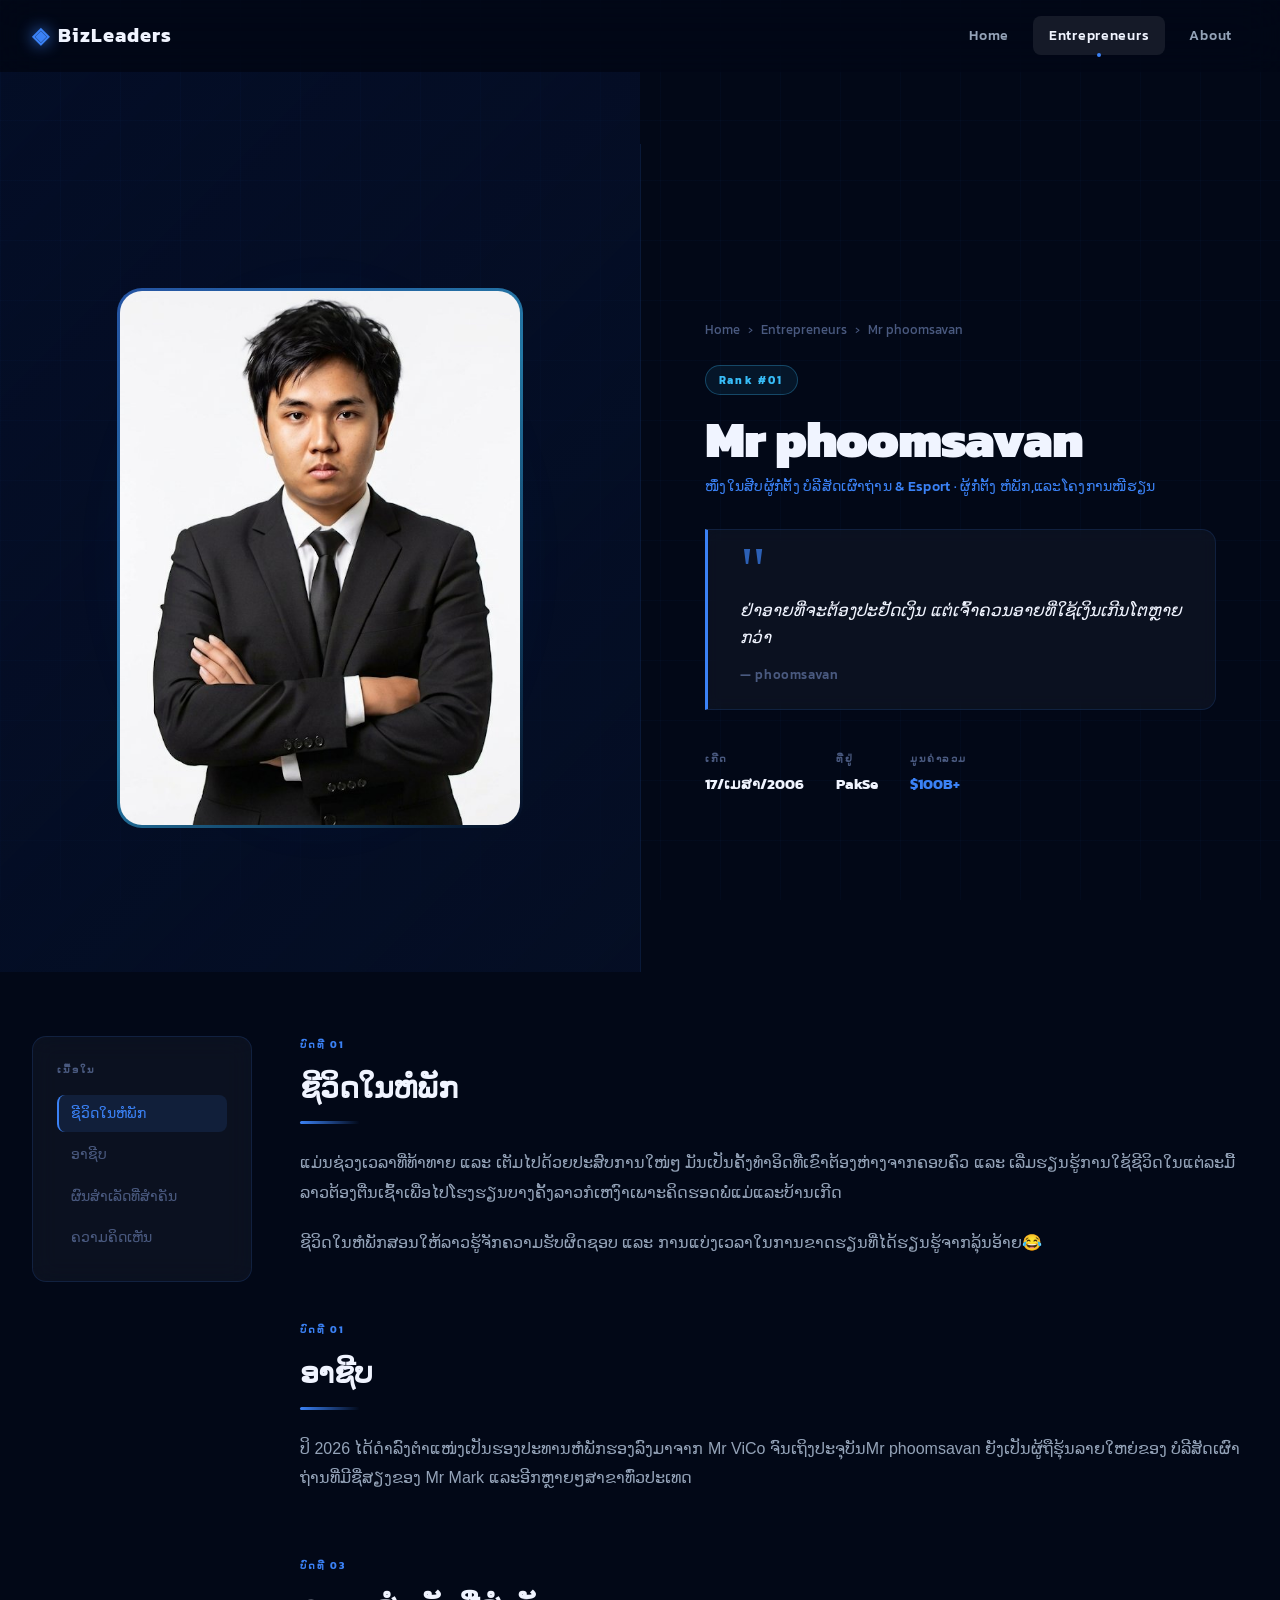
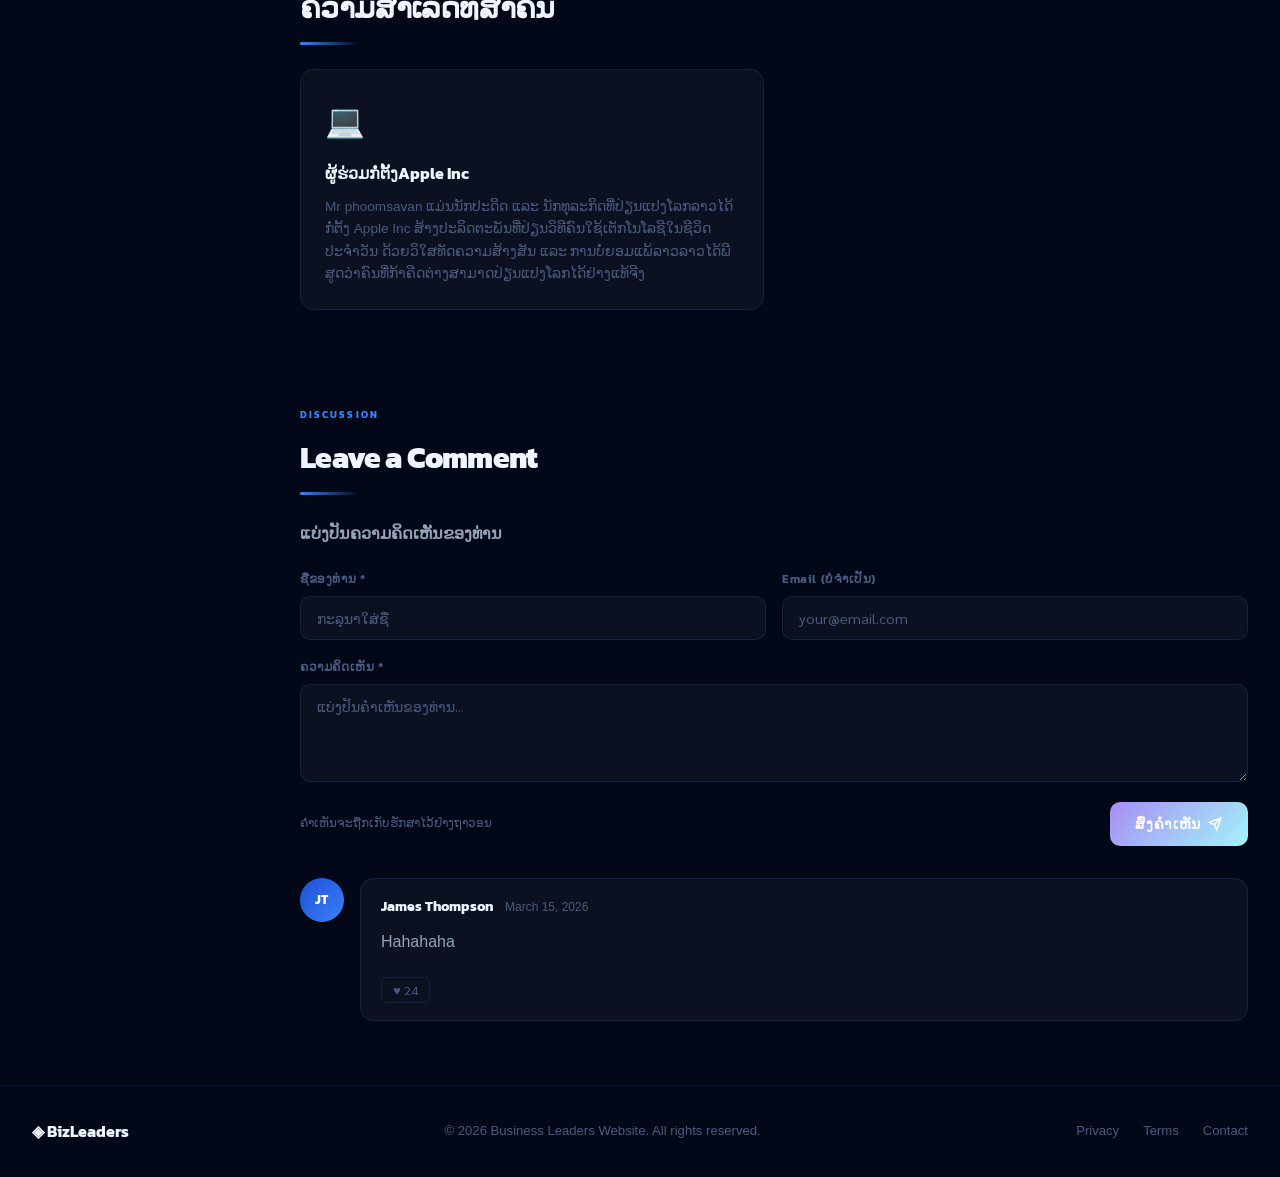
<file: index/chok.html>
<!DOCTYPE html>
<html lang="th">
<head>
  <meta charset="UTF-8" />
  <meta name="viewport" content="width=device-width, initial-scale=1.0" />
  <title>Biography — BizLeaders</title>
  <link rel="preconnect" href="https://fonts.googleapis.com" />
  <link rel="preconnect" href="https://fonts.gstatic.com" crossorigin />
  <link href="https://fonts.googleapis.com/css2?family=Kanit:wght@300;400;500;600;700;900&family=Sarabun:wght@300;400;500;600&display=swap" rel="stylesheet" />
  <link rel="stylesheet" href="styles.css" />
</head>
<body>

  <header class="navbar">
    <div class="nav-container">
      <a href="index.html" class="nav-logo">
        <span class="logo-icon">◈</span>
        <span class="logo-text">BizLeaders</span>
      </a>
      <nav class="nav-links">
        <a href="index.html" class="nav-link">Home</a>
        <a href="index.html#trending" class="nav-link active">Entrepreneurs</a>
        <a href="index.html#about" class="nav-link">About</a>
      </nav>
      <button class="nav-hamburger" id="hamburger" aria-label="Menu">
        <span></span><span></span><span></span>
      </button>
    </div>
    <div class="nav-mobile" id="mobileMenu">
      <a href="index.html" class="nav-link">Home</a>
      <a href="index.html#trending" class="nav-link">Entrepreneurs</a>
      <a href="index.html#about" class="nav-link">About</a>
    </div>
  </header>
  <section class="bio-hero">
    <div class="bio-hero-left">
      <div class="bio-portrait-wrap">
        <img
          src="photo/luck.jpeg"
          alt="pro fil"
          class="bio-portrait"
          id="bioPortrait"
        />
        <div class="bio-portrait-glow"></div>
        <div class="bio-portrait-frame"></div>
      </div>
    </div>
    <div class="bio-hero-right">
      <div class="bio-breadcrumb">
        <a href="index.html">Home</a>
        <span>›</span>
        <a href="index.html#trending">Entrepreneurs</a>
        <span>›</span>
        <span>Mr phoomsavan</span>
      </div>
      <div class="bio-rank-badge">Rank #01</div>
      <h1 class="bio-name" id="bioName">Mr phoomsavan</h1>
      <p class="bio-title" id="bioJobTitle">ໜຶ່ງໃນສີບຜູ້ກໍ່ຕັ້ງ ບໍລີສັດເຜົາຖ່ານ & Esport · ຜູ້ກໍ່ຕັ້ງ ຫໍພັກ,ແລະໂຄງການໜີຮຽນ</p>
      <blockquote class="bio-quote">
        <div class="quote-marks">"</div>
        <p id="bioQuote">ຢ່າອາຍທີ່ຈະຕ້ອງປະຢັດເງິນ ແຕ່ເຈົ້າຄວນອາຍທີ່ໃຊ້ເງິນເກີນໂຕຫຼາຍກວ່າ
        </p>
        <footer class="quote-attr">— phoomsavan</footer>
      </blockquote>

      <div class="bio-meta-row">
        <div class="bio-meta-item">
          <span class="meta-label">ເກີດ</span>
          <span class="meta-value">17/ເມສາ/2006</span>
        </div>
        <div class="bio-meta-item">
          <span class="meta-label">ທີ່ຢູ່</span>
          <span class="meta-value">PakSe</span>
        </div>
        <div class="bio-meta-item">
          <span class="meta-label">ມູນຄ່າລວມ</span>
          <span class="meta-value accent">$100B+</span>
        </div>
      </div>
    </div>
  </section>
  <section class="bio-content">
    <div class="bio-container">

      <!-- Sidebar / TOC -->
      <aside class="bio-toc">
        <div class="toc-glass">
          <div class="toc-label">ເນື້ອໃນ</div>
          <ul class="toc-list">
            <li><a href="#early-life" class="toc-link active">ຊີວິດໃນຫໍພັກ</a></li>
            <li><a href="#career" class="toc-link">ອາຊີບ</a></li>
            <li><a href="#achievements" class="toc-link">ຜົນສຳເລັດທີ່ສຳຄັນ</a></li>
            <li><a href="#comments" class="toc-link">ຄວາມຄິດເຫັນ</a></li>
          </ul>
        </div>
      </aside>
      <article class="bio-article">

        <!-- Early Life -->
        <div class="bio-section" id="early-life">
          <div class="bio-section-tag">ບົດທີ 01</div>
          <h2 class="bio-section-title">ຊີວິດໃນຫໍພັກ</h2>
          <div class="bio-divider"></div>
          <p>ແມ່ນຊ່ວງເວລາທີ່ທ້າທາຍ ແລະ ເຕັມໄປດ້ວຍປະສົບການໃໜ່ໆ ມັນເປັນຄັ້ງທຳອິດທີ່ເຂົາຕ້ອງຫ່າງຈາກຄອບຄົວ ແລະ ເລີ່ມຮຽນຮູ້ການໃຊ້ຊີວິດໃນແຕ່ລະມື້ລາວຕ້ອງຕື່ນເຊົ້າເພື່ອໄປໂຮງຮຽນບາງຄັ້ງລາວກໍເຫງົາເພາະຄິດຮອດພໍ່ແມ່ແລະບ້ານເກີດ</p>
          <p>ຊີວິດໃນຫໍພັກສອນໃຫ້ລາວຮູ້ຈັກຄວາມຮັບຜິດຊອບ ແລະ ການແບ່ງເວລາໃນການຂາດຮຽນທີ່ໄດ້ຮຽນຮູ້ຈາກລຸ້ນອ້າຍ😂</p>
        </div>
        <div class="bio-section" id="career">
          <div class="bio-section-tag">ບົດທີ 01</div>
          <h2 class="bio-section-title">ອາຊີບ</h2>
          <div class="bio-divider"></div>
          <p>ປິ 2026 ໄດ້ດຳລົງຕຳແໜ່ງເປັນຮອງປະທານຫໍພັກຮອງລົງມາຈາກ Mr ViCo ຈົນເຖິງປະຈຸບັນMr phoomsavan ຍັງເປັນຜູ້ຖືຮຸ້ນລາຍໃຫຍ່ຂອງ ບໍລີສັດເຜົາຖ່ານທີ່ມີຊື່ສຽງຂອງ Mr Mark ແລະອີກຫຼາຍໆສາຂາທົ່ວປະເທດ</p>
        </div>
        <div class="bio-section" id="achievements">
          <div class="bio-section-tag">ບົດທີ 03</div>
          <h2 class="bio-section-title">ຄວາມສຳເລັດທີ່ສຳຄັນ</h2>
          <div class="bio-divider">
          </div>
          <div class="achievements-grid">
            <div class="achievement-card">
              <div class="achievement-icon">💻</div>
              <h4>ຜູ້ຮ່ວມກໍ່ຕັ້ງApple Inc</h4>
              <p>Mr phoomsavan ແມ່ນນັກປະດິດ ແລະ ນັກທຸລະກິດທີ່ປ່ຽນແປງໂລກລາວໄດ້ກໍ່ຕັ້ງ Apple Inc ສ້າງປະລິດຕະພັນທີ່ປ່ຽນວິທີຄົນໃຊ້ເຕັກໂນໂລຊີໃນຊີວິດປະຈຳວັນ
                ດ້ວຍວິໃສທັດຄວາມສ້າງສັນ ແລະ ການບໍ່ຍອມແພ້ລາວລາວໄດ້ພີສູດວ່າຄົນທີ່ກ້າຄີດຕ່າງສາມາດປ່ຽນແປງໂລກໄດ້ຢ່າງແທ້ຈີງ
              </p>
            </div>
          </div>
          <p style="margin-top:2rem;"></p>
        </div>

        <!-- Comments -->
        <div class="bio-section" id="comments">
          <div class="bio-section-tag">Discussion</div>
          <h2 class="bio-section-title">Leave a Comment</h2>
          <div class="bio-divider"></div>

          <div class="comments-area">
            <!-- Comment form -->
            <div class="comment-form">
                <p class="form-title">ແບ່ງປັນຄວາມຄິດເຫັນຂອງທ່ານ</p>
             
                <!--
                  profile_id ตั้งค่าให้ตรงกับหน้าที่ใช้
                  เช่น da.html → value="2", หน้าอื่น → value="3" ฯลฯ
                -->
                <input type="hidden" id="profile_name" value="chok" />
             
                <div class="form-row">
                  <div class="form-group">
                    <label class="form-label">ຊື່ຂອງທ່ານ *</label>
                    <input type="text" class="form-input" id="commentName" placeholder="ກະລຸນາໃສ່ຊື່" />
                  </div>
                  <div class="form-group">
                    <label class="form-label">Email (ບໍ່ຈຳເປັນ)</label>
                    <input type="email" class="form-input" id="commentEmail" placeholder="your@email.com" />
                  </div>
                </div>
             
                <div class="form-group">
                  <label class="form-label">ຄວາມຄິດເຫັນ *</label>
                  <textarea class="form-textarea" id="commentText" rows="4"
                            placeholder="ແບ່ງປັນຄຳເຫັນຂອງທ່ານ..."></textarea>
                </div>
             
                <div class="form-footer">
                  <span class="form-note">ຄຳເຫັນຈະຖືກເກັບຮັກສາໄວ້ຢ່າງຖາວອນ</span>
                  <button class="btn btn-primary" id="submitComment">
                    ສົ່ງຄຳເຫັນ
                    <svg width="14" height="14" viewBox="0 0 24 24" fill="none"
                         stroke="currentColor" stroke-width="2.5">
                      <path d="M22 2L11 13M22 2l-7 20-4-9-9-4 20-7z"/>
                    </svg>
                  </button>
                </div>
             
                <div class="status-msg" id="statusMsg"></div>
              </div>

            <!-- Existing comments -->
            <div class="comments-list" id="commentsList">
              <div class="comment-item">
                <div class="comment-avatar">JT</div>
                <div class="comment-body">
                  <div class="comment-meta">
                    <span class="comment-author">James Thompson</span>
                    <span class="comment-date">March 15, 2026</span>
                  </div>
                  <p class="comment-text">Hahahaha</p>
                  <div class="comment-actions">
                    <button class="comment-like">♥ 24</button>
                  </div>
                </div>
              </div>
              </div>
            </div>
          </div>
        </div>

      </article>
    </div>
  </section>

  <!-- ===== FOOTER ===== -->
  <footer class="footer">
    <div class="footer-inner">
      <span class="footer-logo">◈ BizLeaders</span>
      <p class="footer-copy">© 2026 Business Leaders Website. All rights reserved.</p>
      <div class="footer-links">
        <a href="#">Privacy</a>
        <a href="#">Terms</a>
        <a href="#">Contact</a>
      </div>
    </div>
  </footer>
  <script>
     const hamburger = document.getElementById('hamburger');
    const mobileMenu = document.getElementById('mobileMenu');
    hamburger.addEventListener('click', () => {
      mobileMenu.classList.toggle('open');
      hamburger.classList.toggle('active');
    });

     document.addEventListener('DOMContentLoaded', () => {
    const commentForm = document.getElementById('submitComment');
    const commentsList = document.getElementById('commentsList');
    const profileName = document.getElementById('profile_name').value;

    // 1. ຟັງຊັນດຶງຂໍ້ມູນຄອມເມັ້ນມາສະແດງ
    const loadComments = async () => {
        try {
            const response = await fetch(`http://127.0.0.1:5000/api/comments?profile_name=${profileName}`);
            const data = await response.json();
            
            commentsList.innerHTML = ''; // ລ້າງຄ່າເກົ່າອອກ
            
            data.forEach(comment => {
                const html = `
                    <div class="comment-item">
                        <div class="comment-avatar">${comment.author.charAt(0).toUpperCase()}</div>
                        <div class="comment-body">
                            <div class="comment-meta">
                                <span class="comment-author">${comment.author}</span>
                                <span class="comment-date">${comment.date}</span>
                            </div>
                            <p class="comment-text">${comment.content}</p>
                        </div>
                    </div>
                `;
                commentsList.insertAdjacentHTML('beforeend', html);
            });
        } catch (err) {
            console.error("Error loading comments:", err);
        }
    };

    // 2. ຟັງຊັນສົ່ງຄອມເມັ້ນໃໝ່
    commentForm.addEventListener('click', async (e) => {
        e.preventDefault();
        
        const author = document.getElementById('commentName').value;
        const email = document.getElementById('commentEmail').value;
        const content = document.getElementById('commentText').value;
        const statusMsg = document.getElementById('statusMsg');

        if (!author || !content) {
            statusMsg.innerText = "ກະລຸນາຕື່ມຂໍ້ມູນໃຫ້ຄົບຖ້ວນ";
            statusMsg.style.color = "red";
            return;
        }

        const commentData = {
            profile_name: profileName,
            author: author,
            email: email,
            content: content
        };

        try {
            const response = await fetch('http://127.0.0.1:5000/api/comments', {
                method: 'POST',
                headers: { 'Content-Type': 'application/json' },
                body: JSON.stringify(commentData)
            });

            if (response.ok) {
                document.getElementById('commentName').value = '';
                document.getElementById('commentText').value = '';
                statusMsg.innerText = "ສົ່ງຄຳຄິດເຫັນສຳເລັດ!";
                statusMsg.style.color = "green";
                loadComments(); // ໂຫຼດລາຍການໃໝ່
            }
        } catch (err) {
            statusMsg.innerText = "ເກີດຂໍ້ຜິດພາດໃນການສົ່ງ";
        }
    });

    // ໂຫຼດຄອມເມັ້ນທັນທີທີ່ເປີດໜ້າເວັບ
    loadComments();
});
</script>
</body>
</html>
</file>
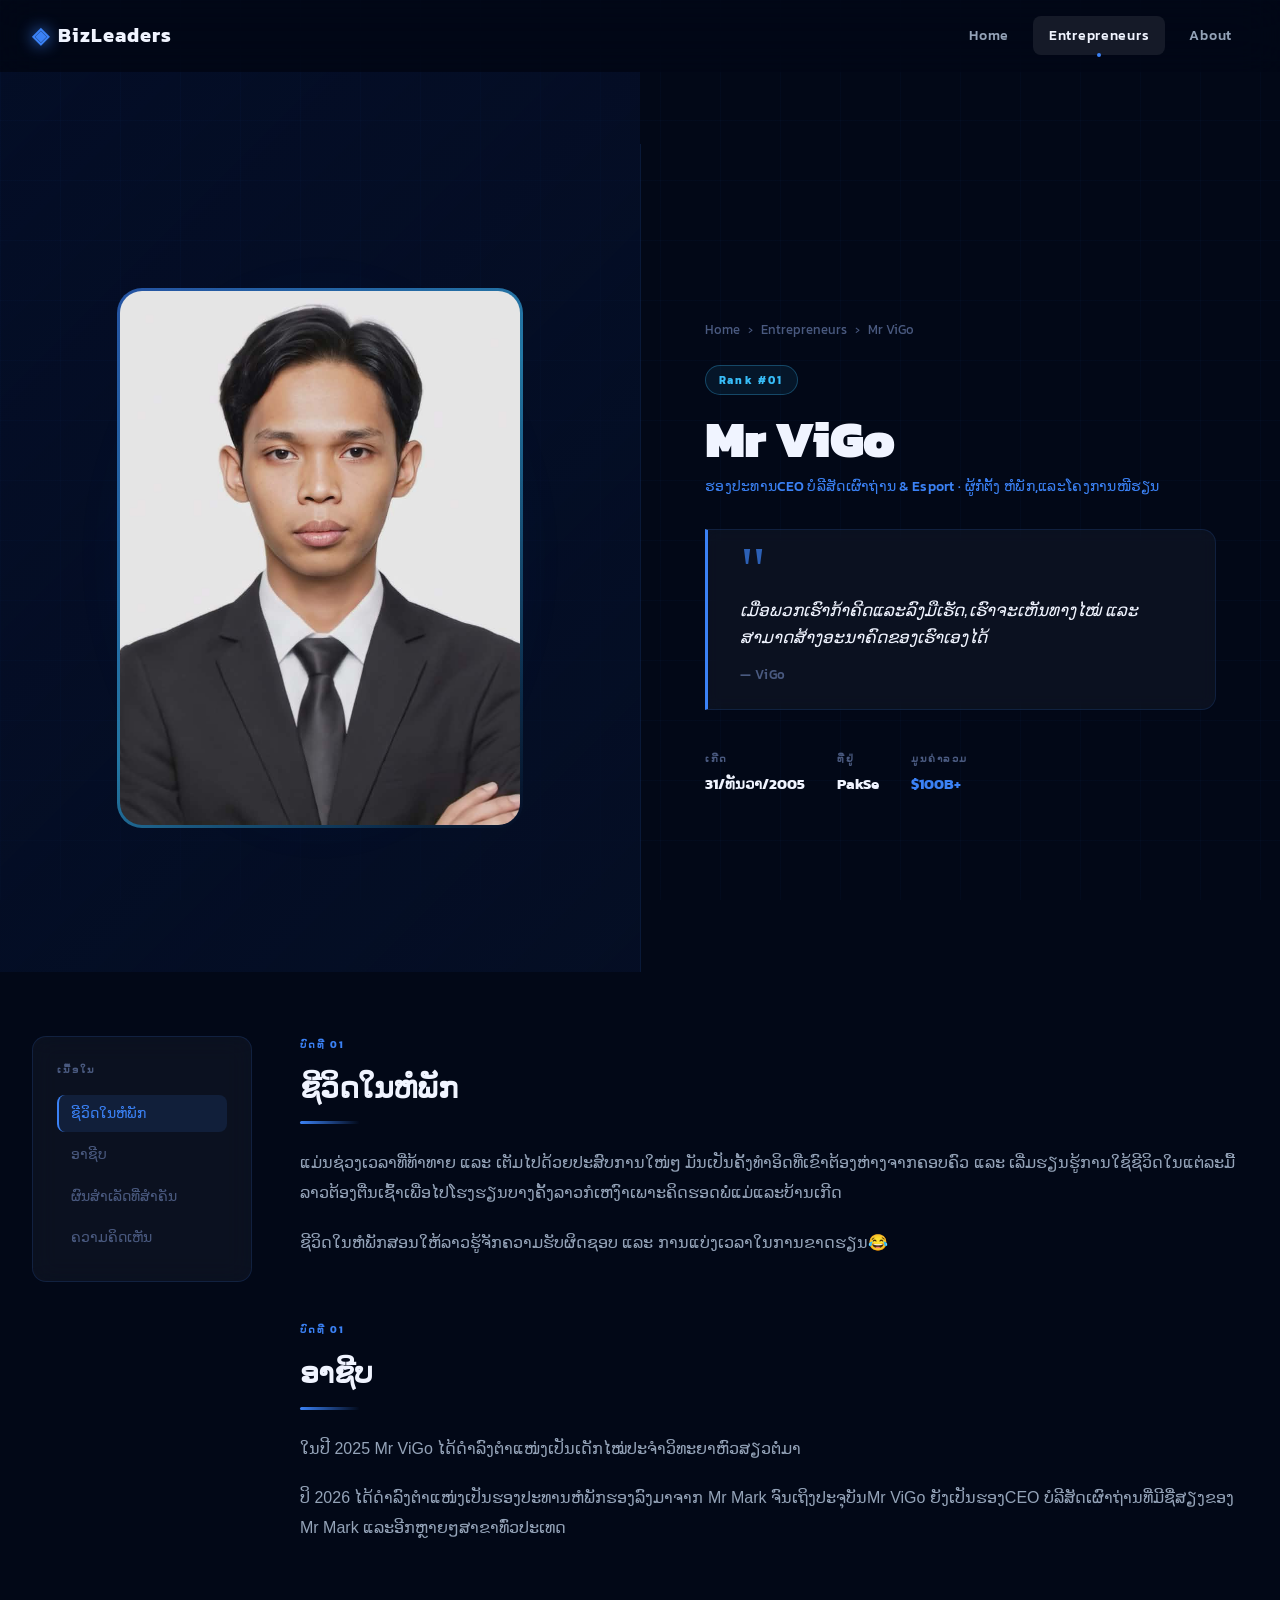
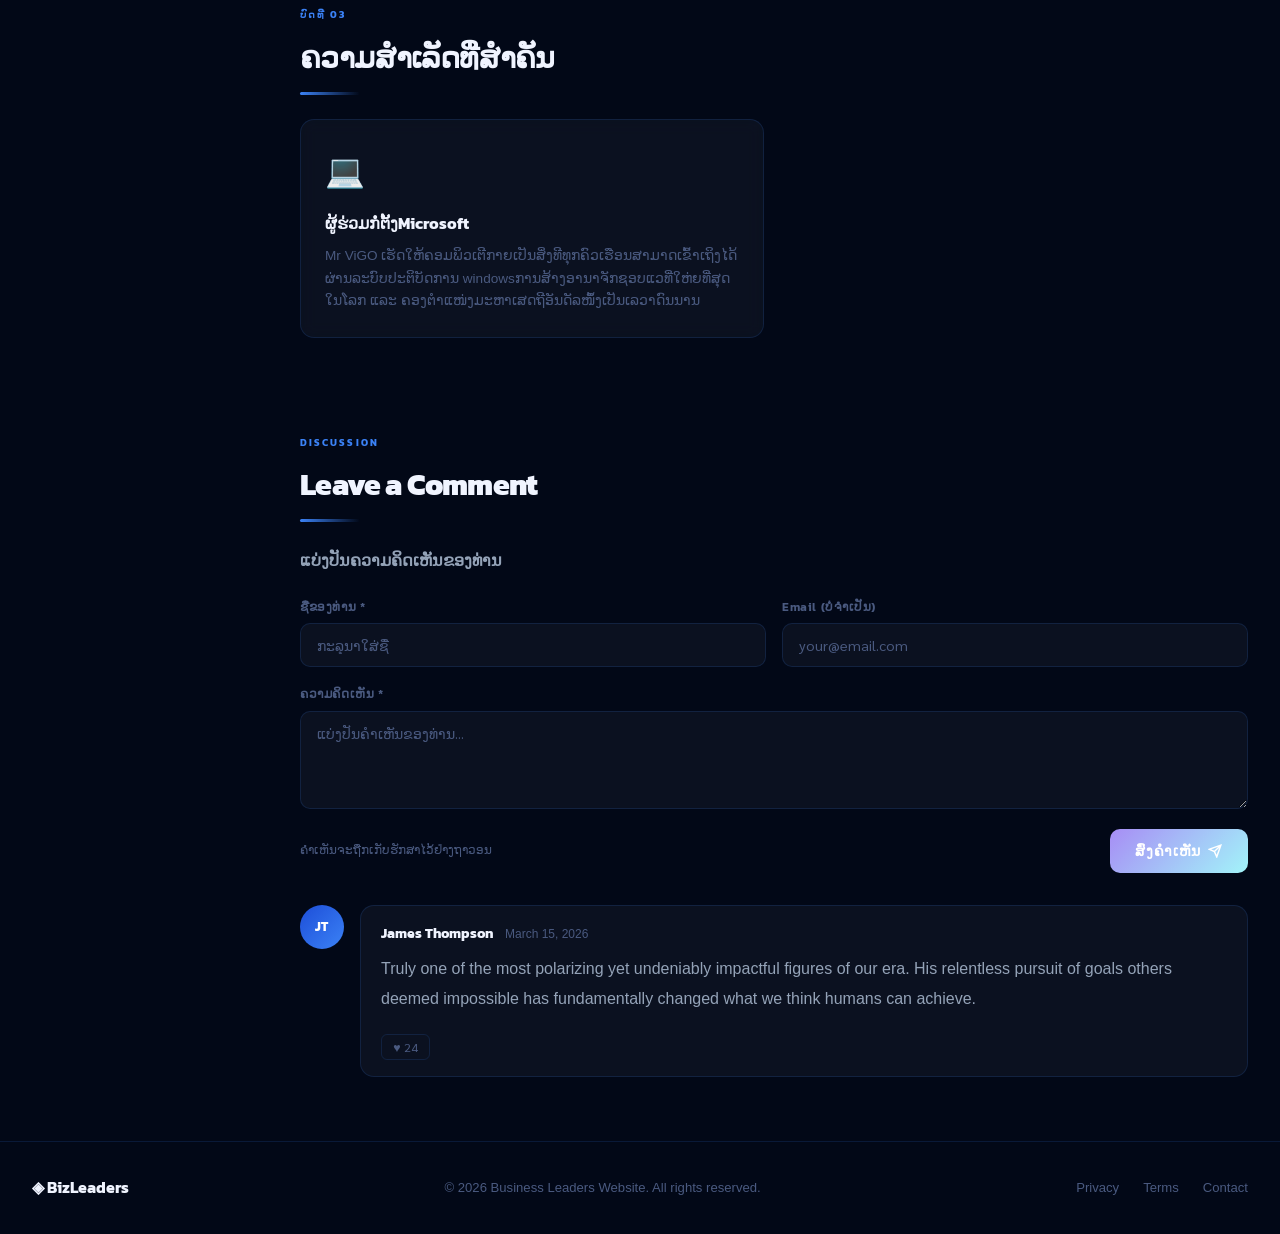
<file: index/co.html>
<!DOCTYPE html>
<html lang="th">
<head>
  <meta charset="UTF-8" />
  <meta name="viewport" content="width=device-width, initial-scale=1.0" />
  <title>Biography — BizLeaders</title>
  <link rel="preconnect" href="https://fonts.googleapis.com" />
  <link rel="preconnect" href="https://fonts.gstatic.com" crossorigin />
  <link href="https://fonts.googleapis.com/css2?family=Kanit:wght@300;400;500;600;700;900&family=Sarabun:wght@300;400;500;600&display=swap" rel="stylesheet" />
  <link rel="stylesheet" href="styles.css" />
</head>
<body>

  <header class="navbar">
    <div class="nav-container">
      <a href="index.html" class="nav-logo">
        <span class="logo-icon">◈</span>
        <span class="logo-text">BizLeaders</span>
      </a>
      <nav class="nav-links">
        <a href="index.html" class="nav-link">Home</a>
        <a href="index.html#trending" class="nav-link active">Entrepreneurs</a>
        <a href="index.html#about" class="nav-link">About</a>
      </nav>
      <button class="nav-hamburger" id="hamburger" aria-label="Menu">
        <span></span><span></span><span></span>
      </button>
    </div>
    <div class="nav-mobile" id="mobileMenu">
      <a href="index.html" class="nav-link">Home</a>
      <a href="index.html#trending" class="nav-link">Entrepreneurs</a>
      <a href="index.html#about" class="nav-link">About</a>
    </div>
  </header>
  <section class="bio-hero">
    <div class="bio-hero-left">
      <div class="bio-portrait-wrap">
        <img
          src="photo/Mr.go.jpeg"
          alt="pro fil"
          class="bio-portrait"
          id="bioPortrait"
        />
        <div class="bio-portrait-glow"></div>
        <div class="bio-portrait-frame"></div>
      </div>
    </div>
    <div class="bio-hero-right">
      <div class="bio-breadcrumb">
        <a href="index.html">Home</a>
        <span>›</span>
        <a href="index.html#trending">Entrepreneurs</a>
        <span>›</span>
        <span>Mr ViGo</span>
      </div>
      <div class="bio-rank-badge">Rank #01</div>
      <h1 class="bio-name" id="bioName">Mr ViGo</h1>
      <p class="bio-title" id="bioJobTitle">ຮອງປະທານCEO ບໍລີສັດເຜົາຖ່ານ & Esport · ຜູ້ກໍ່ຕັ້ງ ຫໍພັກ,ແລະໂຄງການໜີຮຽນ</p>
      <blockquote class="bio-quote">
        <div class="quote-marks">"</div>
        <p id="bioQuote">ເມື່ອພວກເຮົາກ້າຄີດແລະລົງມືເຮັດ,ເຮົາຈະເຫັນທາງໄໝ່ ແລະ ສາມາດສ້າງອະນາຄົດຂອງເຮົາເອງໄດ້
        </p>
        <footer class="quote-attr">— ViGo</footer>
      </blockquote>

      <div class="bio-meta-row">
        <div class="bio-meta-item">
          <span class="meta-label">ເກີດ</span>
          <span class="meta-value">31/ທັນວາ/2005</span>
        </div>
        <div class="bio-meta-item">
          <span class="meta-label">ທີ່ຢູ່</span>
          <span class="meta-value">PakSe</span>
        </div>
        <div class="bio-meta-item">
          <span class="meta-label">ມູນຄ່າລວມ</span>
          <span class="meta-value accent">$100B+</span>
        </div>
      </div>
    </div>
  </section>
  <section class="bio-content">
    <div class="bio-container">

      <!-- Sidebar / TOC -->
      <aside class="bio-toc">
        <div class="toc-glass">
          <div class="toc-label">ເນື້ອໃນ</div>
          <ul class="toc-list">
            <li><a href="#early-life" class="toc-link active">ຊີວິດໃນຫໍພັກ</a></li>
            <li><a href="#career" class="toc-link">ອາຊີບ</a></li>
            <li><a href="#achievements" class="toc-link">ຜົນສຳເລັດທີ່ສຳຄັນ</a></li>
            <li><a href="#comments" class="toc-link">ຄວາມຄິດເຫັນ</a></li>
          </ul>
        </div>
      </aside>
      <article class="bio-article">

        <!-- Early Life -->
        <div class="bio-section" id="early-life">
          <div class="bio-section-tag">ບົດທີ 01</div>
          <h2 class="bio-section-title">ຊີວິດໃນຫໍພັກ</h2>
          <div class="bio-divider"></div>
          <p>ແມ່ນຊ່ວງເວລາທີ່ທ້າທາຍ ແລະ ເຕັມໄປດ້ວຍປະສົບການໃໜ່ໆ ມັນເປັນຄັ້ງທຳອິດທີ່ເຂົາຕ້ອງຫ່າງຈາກຄອບຄົວ ແລະ ເລີ່ມຮຽນຮູ້ການໃຊ້ຊີວິດໃນແຕ່ລະມື້ລາວຕ້ອງຕື່ນເຊົ້າເພື່ອໄປໂຮງຮຽນບາງຄັ້ງລາວກໍເຫງົາເພາະຄິດຮອດພໍ່ແມ່ແລະບ້ານເກີດ</p>
          <p>ຊີວິດໃນຫໍພັກສອນໃຫ້ລາວຮູ້ຈັກຄວາມຮັບຜິດຊອບ ແລະ ການແບ່ງເວລາໃນການຂາດຮຽນ😂</p>
        </div>
        <div class="bio-section" id="career">
          <div class="bio-section-tag">ບົດທີ 01</div>
          <h2 class="bio-section-title">ອາຊີບ</h2>
          <div class="bio-divider"></div>
          <p>ໃນປີ 2025 Mr ViGo ໄດ້ດຳລົງຕຳແໜ່ງເປັນເດັກໄໝ່ປະຈຳວິທະຍາຫົວສຽວຕໍ່ມາ</p>
        
          <p>ປິ 2026 ໄດ້ດຳລົງຕຳແໜ່ງເປັນຮອງປະທານຫໍພັກຮອງລົງມາຈາກ Mr Mark ຈົນເຖິງປະຈຸບັນMr ViGo ຍັງເປັນຮອງCEO ບໍລີສັດເຜົາຖ່ານທີ່ມີຊື່ສຽງຂອງ Mr Mark ແລະອີກຫຼາຍໆສາຂາທົ່ວປະເທດ</p>
        </div>
        <div class="bio-section" id="achievements">
          <div class="bio-section-tag">ບົດທີ 03</div>
          <h2 class="bio-section-title">ຄວາມສຳເລັດທີ່ສຳຄັນ</h2>
          <div class="bio-divider">
          </div>
          <div class="achievements-grid">
            <div class="achievement-card">
              <div class="achievement-icon">💻</div>
              <h4>ຜູ້ຮ່ວມກໍ່ຕັ້ງMicrosoft</h4>
              <p>Mr ViGO ເຮັດໃຫ້ຄອມພິວເຕີກາຍເປັນສິ່ງທີທຸກຄົວເຮືອນສາມາດເຂົ້າເຖິງໄດ້ຜ່ານລະບົບປະຕິບັດການ windowsການສ້າງອານາຈັກຊອບແວທີ່ໃຫ່ຍທີ່ສຸດໃນໂລກ ແລະ ຄອງຕຳແໜ່ງມະຫາເສດຖີອັນດັລໜຶ້ງເປັນເລວາດົນນານ</p>
            </div>
          </div>
          <p style="margin-top:2rem;"></p>
        </div>

        <!-- Comments -->
        <div class="bio-section" id="comments">
          <div class="bio-section-tag">Discussion</div>
          <h2 class="bio-section-title">Leave a Comment</h2>
          <div class="bio-divider"></div>

          <div class="comments-area">
            <!-- Comment form -->
            <div class="comment-form">
                <p class="form-title">ແບ່ງປັນຄວາມຄິດເຫັນຂອງທ່ານ</p>
             
                <!--
                  profile_id ตั้งค่าให้ตรงกับหน้าที่ใช้
                  เช่น da.html → value="2", หน้าอื่น → value="3" ฯลฯ
                -->
                <input type="hidden" id="profile_name" value="co" />
             
                <div class="form-row">
                  <div class="form-group">
                    <label class="form-label">ຊື່ຂອງທ່ານ *</label>
                    <input type="text" class="form-input" id="commentName" placeholder="ກະລຸນາໃສ່ຊື່" />
                  </div>
                  <div class="form-group">
                    <label class="form-label">Email (ບໍ່ຈຳເປັນ)</label>
                    <input type="email" class="form-input" id="commentEmail" placeholder="your@email.com" />
                  </div>
                </div>
             
                <div class="form-group">
                  <label class="form-label">ຄວາມຄິດເຫັນ *</label>
                  <textarea class="form-textarea" id="commentText" rows="4"
                            placeholder="ແບ່ງປັນຄຳເຫັນຂອງທ່ານ..."></textarea>
                </div>
             
                <div class="form-footer">
                  <span class="form-note">ຄຳເຫັນຈະຖືກເກັບຮັກສາໄວ້ຢ່າງຖາວອນ</span>
                  <button class="btn btn-primary" id="submitComment">
                    ສົ່ງຄຳເຫັນ
                    <svg width="14" height="14" viewBox="0 0 24 24" fill="none"
                         stroke="currentColor" stroke-width="2.5">
                      <path d="M22 2L11 13M22 2l-7 20-4-9-9-4 20-7z"/>
                    </svg>
                  </button>
                </div>
             
                <div class="status-msg" id="statusMsg"></div>
              </div>

            <!-- Existing comments -->
            <div class="comments-list" id="commentsList">
              <div class="comment-item">
                <div class="comment-avatar">JT</div>
                <div class="comment-body">
                  <div class="comment-meta">
                    <span class="comment-author">James Thompson</span>
                    <span class="comment-date">March 15, 2026</span>
                  </div>
                  <p class="comment-text">Truly one of the most polarizing yet undeniably impactful figures of our era. His relentless pursuit of goals others deemed impossible has fundamentally changed what we think humans can achieve.</p>
                  <div class="comment-actions">
                    <button class="comment-like">♥ 24</button>
                  </div>
                </div>
              </div>
              </div>
            </div>
          </div>
        </div>

      </article>
    </div>
  </section>

  <!-- ===== FOOTER ===== -->
  <footer class="footer">
    <div class="footer-inner">
      <span class="footer-logo">◈ BizLeaders</span>
      <p class="footer-copy">© 2026 Business Leaders Website. All rights reserved.</p>
      <div class="footer-links">
        <a href="#">Privacy</a>
        <a href="#">Terms</a>
        <a href="#">Contact</a>
      </div>
    </div>
  </footer>
  <script>
     const hamburger = document.getElementById('hamburger');
    const mobileMenu = document.getElementById('mobileMenu');
    hamburger.addEventListener('click', () => {
      mobileMenu.classList.toggle('open');
      hamburger.classList.toggle('active');
    });

    document.addEventListener('DOMContentLoaded', () => {
   const commentForm = document.getElementById('submitComment');
   const commentsList = document.getElementById('commentsList');
   const profileName = document.getElementById('profile_name').value;

   // 1. ຟັງຊັນດຶງຂໍ້ມູນຄອມເມັ້ນມາສະແດງ
   const loadComments = async () => {
       try {
           const response = await fetch(`http://127.0.0.1:5000/api/comments?profile_name=${profileName}`);
           const data = await response.json();
           
           commentsList.innerHTML = ''; // ລ້າງຄ່າເກົ່າອອກ
           
           data.forEach(comment => {
               const html = `
                   <div class="comment-item">
                       <div class="comment-avatar">${comment.author.charAt(0).toUpperCase()}</div>
                       <div class="comment-body">
                           <div class="comment-meta">
                               <span class="comment-author">${comment.author}</span>
                               <span class="comment-date">${comment.date}</span>
                           </div>
                           <p class="comment-text">${comment.content}</p>
                       </div>
                   </div>
               `;
               commentsList.insertAdjacentHTML('beforeend', html);
           });
       } catch (err) {
           console.error("Error loading comments:", err);
       }
   };

   // 2. ຟັງຊັນສົ່ງຄອມເມັ້ນໃໝ່
   commentForm.addEventListener('click', async (e) => {
       e.preventDefault();
       
       const author = document.getElementById('commentName').value;
       const email = document.getElementById('commentEmail').value;
       const content = document.getElementById('commentText').value;
       const statusMsg = document.getElementById('statusMsg');

       if (!author || !content) {
           statusMsg.innerText = "ກະລຸນາຕື່ມຂໍ້ມູນໃຫ້ຄົບຖ້ວນ";
           statusMsg.style.color = "red";
           return;
       }

       const commentData = {
           profile_name: profileName,
           author: author,
           email: email,
           content: content
       };

       try {
           const response = await fetch('http://127.0.0.1:5000/api/comments', {
               method: 'POST',
               headers: { 'Content-Type': 'application/json' },
               body: JSON.stringify(commentData)
           });

           if (response.ok) {
               document.getElementById('commentName').value = '';
               document.getElementById('commentText').value = '';
               statusMsg.innerText = "ສົ່ງຄຳຄິດເຫັນສຳເລັດ!";
               statusMsg.style.color = "green";
               loadComments(); // ໂຫຼດລາຍການໃໝ່
           }
       } catch (err) {
           statusMsg.innerText = "ເກີດຂໍ້ຜິດພາດໃນການສົ່ງ";
       }
   });

   // ໂຫຼດຄອມເມັ້ນທັນທີທີ່ເປີດໜ້າເວັບ
   loadComments();
});
</script>
  
</body>
</html>
</file>
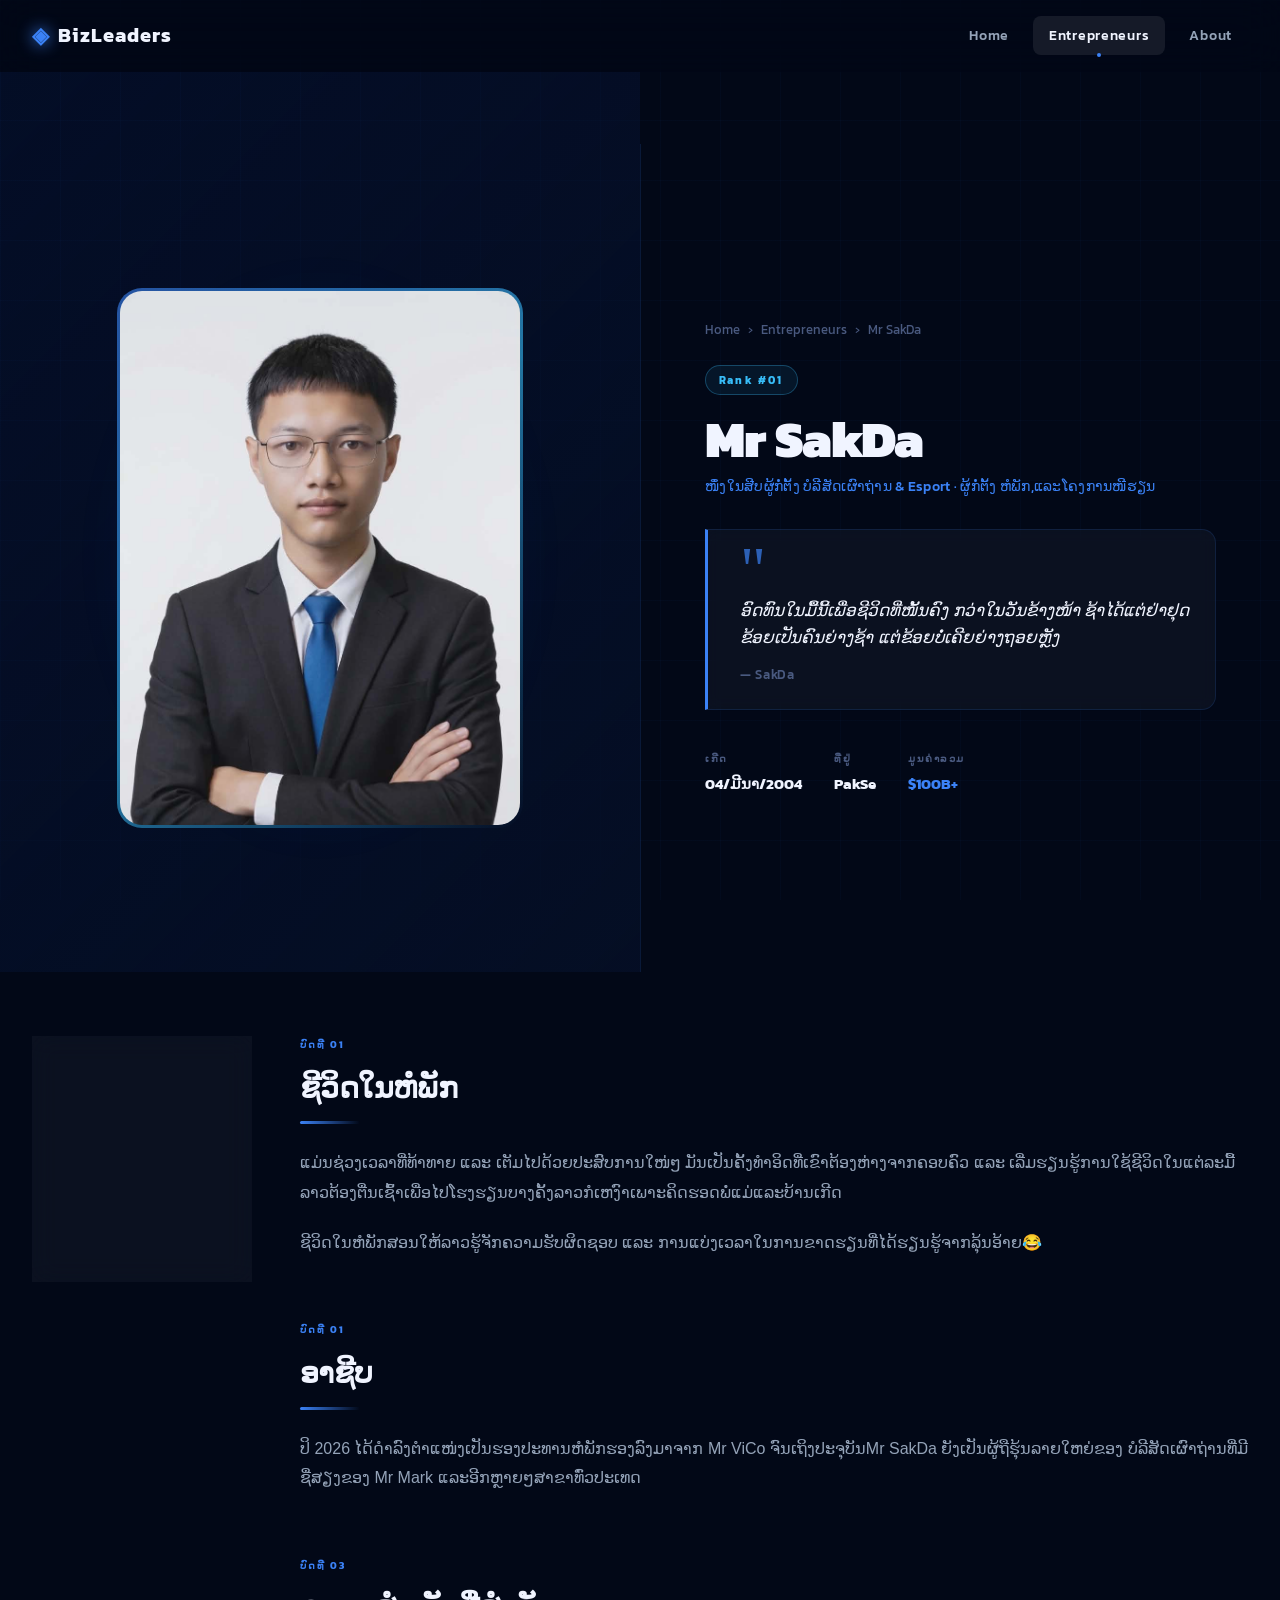
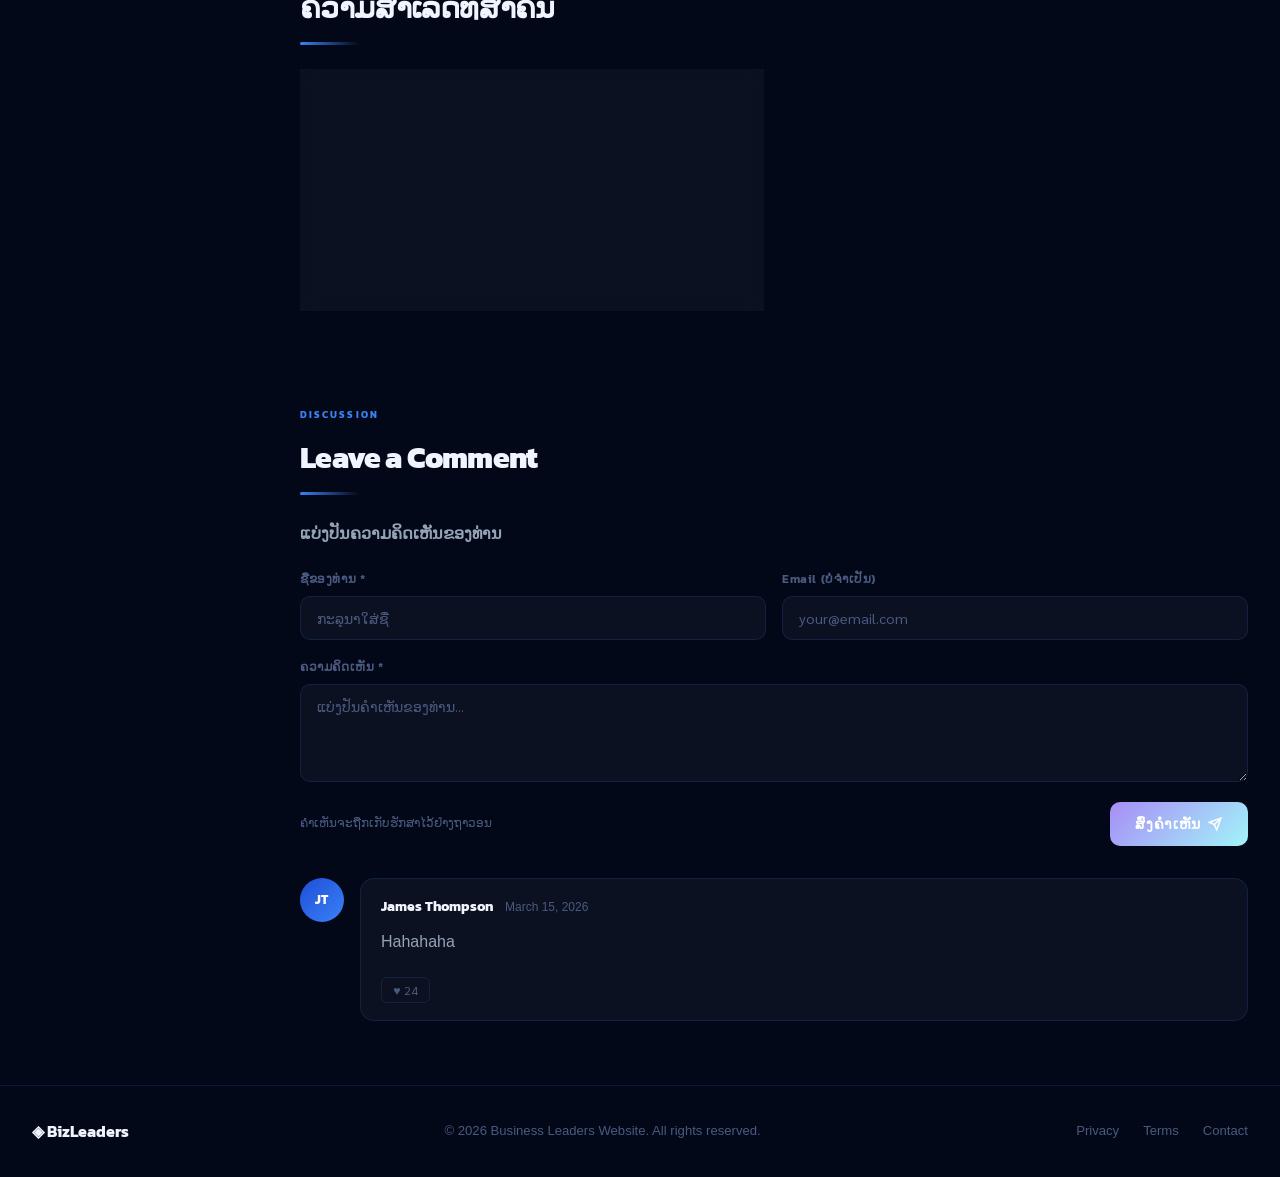
<file: index/da.html>
<!DOCTYPE html>
<html lang="th">
<head>
  <meta charset="UTF-8" />
  <meta name="viewport" content="width=device-width, initial-scale=1.0" />
  <title>Biography — BizLeaders</title>
  <link rel="preconnect" href="https://fonts.googleapis.com" />
  <link rel="preconnect" href="https://fonts.gstatic.com" crossorigin />
  <link href="https://fonts.googleapis.com/css2?family=Kanit:wght@300;400;500;600;700;900&family=Sarabun:wght@300;400;500;600&display=swap" rel="stylesheet" />
  <link rel="stylesheet" href="styles.css" />
</head>
<body>

  <header class="navbar">
    <div class="nav-container">
      <a href="index.html" class="nav-logo">
        <span class="logo-icon">◈</span>
        <span class="logo-text">BizLeaders</span>
      </a>
      <nav class="nav-links">
        <a href="index.html" class="nav-link">Home</a>
        <a href="index.html#trending" class="nav-link active">Entrepreneurs</a>
        <a href="index.html#about" class="nav-link">About</a>
      </nav>
      <button class="nav-hamburger" id="hamburger" aria-label="Menu">
        <span></span><span></span><span></span>
      </button>
    </div>
    <div class="nav-mobile" id="mobileMenu">
      <a href="index.html" class="nav-link">Home</a>
      <a href="index.html#trending" class="nav-link">Entrepreneurs</a>
      <a href="index.html#about" class="nav-link">About</a>
    </div>
  </header>
  <section class="bio-hero">
    <div class="bio-hero-left">
      <div class="bio-portrait-wrap">
        <img
          src="photo/Mr da.jpeg"
          alt="pro fil"
          class="bio-portrait"
          id="bioPortrait"
        />
        <div class="bio-portrait-glow"></div>
        <div class="bio-portrait-frame"></div>
      </div>
    </div>
    <div class="bio-hero-right">
      <div class="bio-breadcrumb">
        <a href="index.html">Home</a>
        <span>›</span>
        <a href="index.html#trending">Entrepreneurs</a>
        <span>›</span>
        <span>Mr SakDa</span>
      </div>
      <div class="bio-rank-badge">Rank #01</div>
      <h1 class="bio-name" id="bioName">Mr SakDa</h1>
      <p class="bio-title" id="bioJobTitle">ໜຶ່ງໃນສີບຜູ້ກໍ່ຕັ້ງ ບໍລີສັດເຜົາຖ່ານ & Esport · ຜູ້ກໍ່ຕັ້ງ ຫໍພັກ,ແລະໂຄງການໜີຮຽນ</p>
      <blockquote class="bio-quote">
        <div class="quote-marks">"</div>
        <p id="bioQuote">ອົດທົນໃນມື້ນີ້ເພື່ອຊີວິດທີ່ໜັ້ນຄົງ ກວ່າໃນວັນຂ້າງໜ້າ ຊ້າໄດ້ແຕ່ຢ່າຢຸດ ຂ້ອຍເປັນຄົນຍ່າງຊ້າ ແຕ່ຂ້ອຍບໍ່ເຄີຍຍ່າງຖອຍຫຼັງ
        </p>
        <footer class="quote-attr">— SakDa</footer>
      </blockquote>

      <div class="bio-meta-row">
        <div class="bio-meta-item">
          <span class="meta-label">ເກີດ</span>
          <span class="meta-value">04/ມີນາ/2004</span>
        </div>
        <div class="bio-meta-item">
          <span class="meta-label">ທີ່ຢູ່</span>
          <span class="meta-value">PakSe</span>
        </div>
        <div class="bio-meta-item">
          <span class="meta-label">ມູນຄ່າລວມ</span>
          <span class="meta-value accent">$100B+</span>
        </div>
      </div>
    </div>
  </section>
  <section class="bio-content">
    <div class="bio-container">

      <!-- Sidebar / TOC -->
      <aside class="bio-toc">
        <div class="toc-glass">
          <div class="toc-label">ເນື້ອໃນ</div>
          <ul class="toc-list">
            <li><a href="#early-life" class="toc-link active">ຊີວິດໃນຫໍພັກ</a></li>
            <li><a href="#career" class="toc-link">ອາຊີບ</a></li>
            <li><a href="#achievements" class="toc-link">ຜົນສຳເລັດທີ່ສຳຄັນ</a></li>
            <li><a href="#comments" class="toc-link">ຄວາມຄິດເຫັນ</a></li>
          </ul>
        </div>
      </aside>
      <article class="bio-article">

        <!-- Early Life -->
        <div class="bio-section" id="early-life">
          <div class="bio-section-tag">ບົດທີ 01</div>
          <h2 class="bio-section-title">ຊີວິດໃນຫໍພັກ</h2>
          <div class="bio-divider"></div>
          <p>ແມ່ນຊ່ວງເວລາທີ່ທ້າທາຍ ແລະ ເຕັມໄປດ້ວຍປະສົບການໃໜ່ໆ ມັນເປັນຄັ້ງທຳອິດທີ່ເຂົາຕ້ອງຫ່າງຈາກຄອບຄົວ ແລະ ເລີ່ມຮຽນຮູ້ການໃຊ້ຊີວິດໃນແຕ່ລະມື້ລາວຕ້ອງຕື່ນເຊົ້າເພື່ອໄປໂຮງຮຽນບາງຄັ້ງລາວກໍເຫງົາເພາະຄິດຮອດພໍ່ແມ່ແລະບ້ານເກີດ</p>
          <p>ຊີວິດໃນຫໍພັກສອນໃຫ້ລາວຮູ້ຈັກຄວາມຮັບຜິດຊອບ ແລະ ການແບ່ງເວລາໃນການຂາດຮຽນທີ່ໄດ້ຮຽນຮູ້ຈາກລຸ້ນອ້າຍ😂</p>
        </div>
        <div class="bio-section" id="career">
          <div class="bio-section-tag">ບົດທີ 01</div>
          <h2 class="bio-section-title">ອາຊີບ</h2>
          <div class="bio-divider"></div>
          <p></p>
          <p></p>
          <p>ປິ 2026 ໄດ້ດຳລົງຕຳແໜ່ງເປັນຮອງປະທານຫໍພັກຮອງລົງມາຈາກ Mr ViCo ຈົນເຖິງປະຈຸບັນMr SakDa ຍັງເປັນຜູ້ຖືຮຸ້ນລາຍໃຫຍ່ຂອງ ບໍລີສັດເຜົາຖ່ານທີ່ມີຊື່ສຽງຂອງ Mr Mark ແລະອີກຫຼາຍໆສາຂາທົ່ວປະເທດ</p>
        </div>
        <div class="bio-section" id="achievements">
          <div class="bio-section-tag">ບົດທີ 03</div>
          <h2 class="bio-section-title">ຄວາມສຳເລັດທີ່ສຳຄັນ</h2>
          <div class="bio-divider">
          </div>
          <div class="achievements-grid">
            <div class="achievement-card">
              <div class="achievement-icon">💻</div>
              <h4>ຜູ້ກໍ່ຕັ້ງທິດສະດີຟີຊິກສາດ</h4>
              <p>Mr SakDa ການຄິດຄົ້ນທິດສະດີສຳພັນທະພາບ (E=mc^2) ເຊິ່ງເປັນຮາກຖານສຳຄັນຂອງຟີຊິກສະໄໝໃໝ່ ແລະ ຄວາມເຂົ້າໃຈເລື່ອງຈັກກະວານ.
                ການໄດ້ຮັບລາງວັນໂນເບລສາຂາຟີຊິກ ຈາກການອະທິບາຍປະກົດການໂຟໂຕອິເລັກທຣິກ ທີ່ເປັນຕົ້ນກຳເນີດຂອງເຕັກໂນໂລຊີໂຊລ້າເຊລ.</p>
            </div>
          </div>
          <p style="margin-top:2rem;"></p>
        </div>

        <!-- Comments -->
        <div class="bio-section" id="comments">
          <div class="bio-section-tag">Discussion</div>
          <h2 class="bio-section-title">Leave a Comment</h2>
          <div class="bio-divider"></div>

          <div class="comments-area">
            <!-- Comment form -->
            <div class="comment-form">
                <p class="form-title">ແບ່ງປັນຄວາມຄິດເຫັນຂອງທ່ານ</p>
             
                <!--
                  profile_id ตั้งค่าให้ตรงกับหน้าที่ใช้
                  เช่น da.html → value="2", หน้าอื่น → value="3" ฯลฯ
                -->
                <input type="hidden" id="profile_name" value="da" />
             
                <div class="form-row">
                  <div class="form-group">
                    <label class="form-label">ຊື່ຂອງທ່ານ *</label>
                    <input type="text" class="form-input" id="commentName" placeholder="ກະລຸນາໃສ່ຊື່" />
                  </div>
                  <div class="form-group">
                    <label class="form-label">Email (ບໍ່ຈຳເປັນ)</label>
                    <input type="email" class="form-input" id="commentEmail" placeholder="your@email.com" />
                  </div>
                </div>
             
                <div class="form-group">
                  <label class="form-label">ຄວາມຄິດເຫັນ *</label>
                  <textarea class="form-textarea" id="commentText" rows="4"
                            placeholder="ແບ່ງປັນຄຳເຫັນຂອງທ່ານ..."></textarea>
                </div>
             
                <div class="form-footer">
                  <span class="form-note">ຄຳເຫັນຈະຖືກເກັບຮັກສາໄວ້ຢ່າງຖາວອນ</span>
                  <button class="btn btn-primary" id="submitComment">
                    ສົ່ງຄຳເຫັນ
                    <svg width="14" height="14" viewBox="0 0 24 24" fill="none"
                         stroke="currentColor" stroke-width="2.5">
                      <path d="M22 2L11 13M22 2l-7 20-4-9-9-4 20-7z"/>
                    </svg>
                  </button>
                </div>
             
                <div class="status-msg" id="statusMsg"></div>
              </div>

            <!-- Existing comments -->
            <div class="comments-list" id="commentsList">
              <div class="comment-item">
                <div class="comment-avatar">JT</div>
                <div class="comment-body">
                  <div class="comment-meta">
                    <span class="comment-author">James Thompson</span>
                    <span class="comment-date">March 15, 2026</span>
                  </div>
                  <p class="comment-text">Hahahaha</p>
                  <div class="comment-actions">
                    <button class="comment-like">♥ 24</button>
                  </div>
                </div>
              </div>
              </div>
            </div>
          </div>
        </div>

      </article>
    </div>
  </section>

  <!-- ===== FOOTER ===== -->
  <footer class="footer">
    <div class="footer-inner">
      <span class="footer-logo">◈ BizLeaders</span>
      <p class="footer-copy">© 2026 Business Leaders Website. All rights reserved.</p>
      <div class="footer-links">
        <a href="#">Privacy</a>
        <a href="#">Terms</a>
        <a href="#">Contact</a>
      </div>
    </div>
  </footer>

  <script>
     const hamburger = document.getElementById('hamburger');
    const mobileMenu = document.getElementById('mobileMenu');
    hamburger.addEventListener('click', () => {
      mobileMenu.classList.toggle('open');
      hamburger.classList.toggle('active');
    });

    document.addEventListener('DOMContentLoaded', () => {
   const commentForm = document.getElementById('submitComment');
   const commentsList = document.getElementById('commentsList');
   const profileName = document.getElementById('profile_name').value;

   // 1. ຟັງຊັນດຶງຂໍ້ມູນຄອມເມັ້ນມາສະແດງ
   const loadComments = async () => {
       try {
           const response = await fetch(`http://127.0.0.1:5000/api/comments?profile_name=${profileName}`);
           const data = await response.json();
           
           commentsList.innerHTML = ''; // ລ້າງຄ່າເກົ່າອອກ
           
           data.forEach(comment => {
               const html = `
                   <div class="comment-item">
                       <div class="comment-avatar">${comment.author.charAt(0).toUpperCase()}</div>
                       <div class="comment-body">
                           <div class="comment-meta">
                               <span class="comment-author">${comment.author}</span>
                               <span class="comment-date">${comment.date}</span>
                           </div>
                           <p class="comment-text">${comment.content}</p>
                       </div>
                   </div>
               `;
               commentsList.insertAdjacentHTML('beforeend', html);
           });
       } catch (err) {
           console.error("Error loading comments:", err);
       }
   };

   // 2. ຟັງຊັນສົ່ງຄອມເມັ້ນໃໝ່
   commentForm.addEventListener('click', async (e) => {
       e.preventDefault();
       
       const author = document.getElementById('commentName').value;
       const email = document.getElementById('commentEmail').value;
       const content = document.getElementById('commentText').value;
       const statusMsg = document.getElementById('statusMsg');

       if (!author || !content) {
           statusMsg.innerText = "ກະລຸນາຕື່ມຂໍ້ມູນໃຫ້ຄົບຖ້ວນ";
           statusMsg.style.color = "red";
           return;
       }

       const commentData = {
           profile_name: profileName,
           author: author,
           email: email,
           content: content
       };

       try {
           const response = await fetch('http://127.0.0.1:5000/api/comments', {
               method: 'POST',
               headers: { 'Content-Type': 'application/json' },
               body: JSON.stringify(commentData)
           });

           if (response.ok) {
               document.getElementById('commentName').value = '';
               document.getElementById('commentText').value = '';
               statusMsg.innerText = "ສົ່ງຄຳຄິດເຫັນສຳເລັດ!";
               statusMsg.style.color = "green";
               loadComments(); // ໂຫຼດລາຍການໃໝ່
           }
       } catch (err) {
           statusMsg.innerText = "ເກີດຂໍ້ຜິດພາດໃນການສົ່ງ";
       }
   });

   // ໂຫຼດຄອມເມັ້ນທັນທີທີ່ເປີດໜ້າເວັບ
   loadComments();
});
</script>
</body>
</html>
</file>
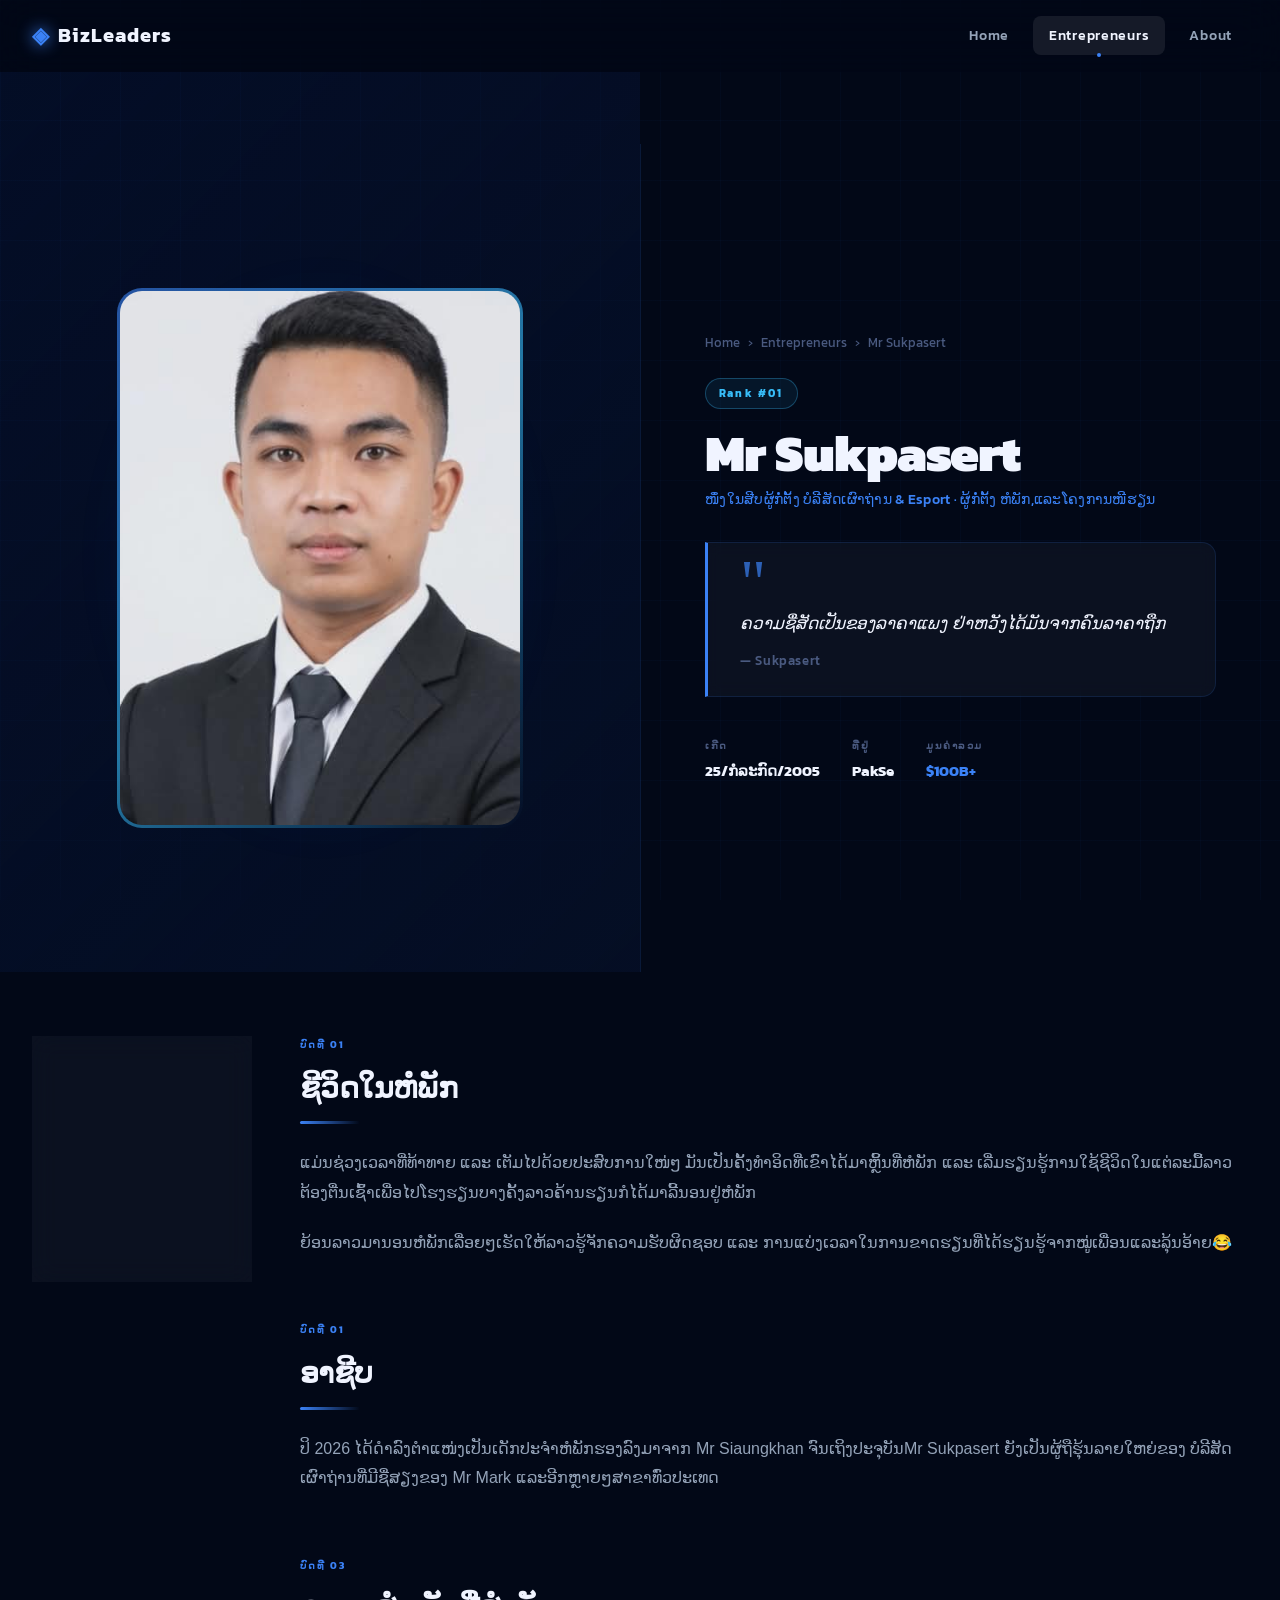
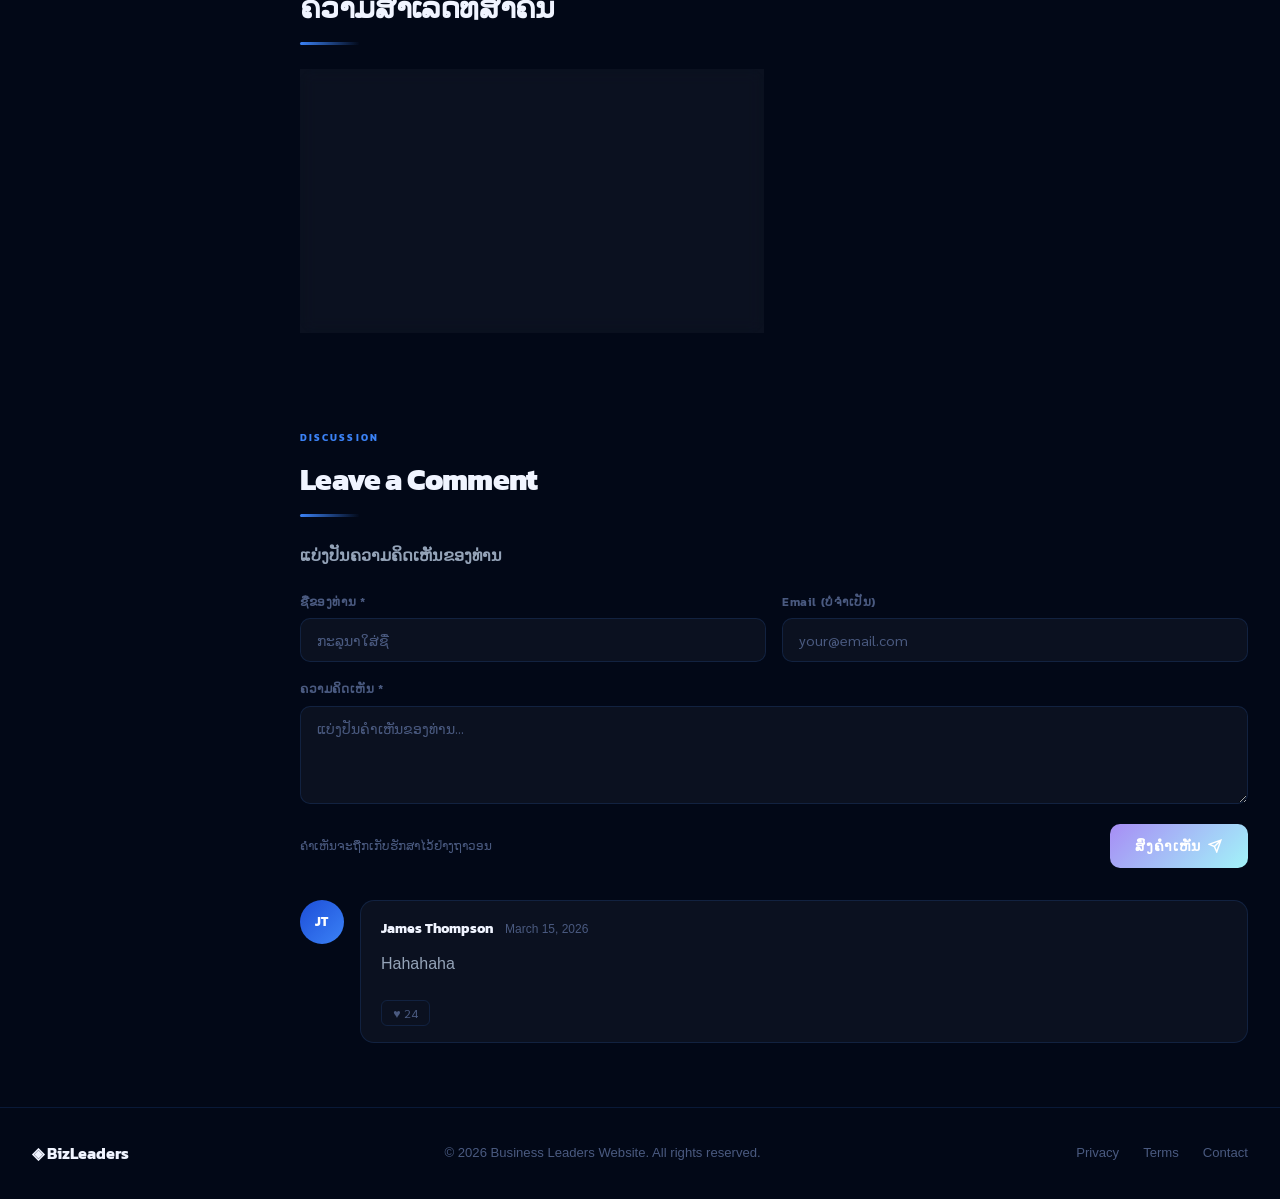
<file: index/demax.html>
<!DOCTYPE html>
<html lang="th">
<head>
  <meta charset="UTF-8" />
  <meta name="viewport" content="width=device-width, initial-scale=1.0" />
  <title>Biography — BizLeaders</title>
  <link rel="preconnect" href="https://fonts.googleapis.com" />
  <link rel="preconnect" href="https://fonts.gstatic.com" crossorigin />
  <link href="https://fonts.googleapis.com/css2?family=Kanit:wght@300;400;500;600;700;900&family=Sarabun:wght@300;400;500;600&display=swap" rel="stylesheet" />
  <link rel="stylesheet" href="styles.css" />
</head>
<body>

  <header class="navbar">
    <div class="nav-container">
      <a href="index.html" class="nav-logo">
        <span class="logo-icon">◈</span>
        <span class="logo-text">BizLeaders</span>
      </a>
      <nav class="nav-links">
        <a href="index.html" class="nav-link">Home</a>
        <a href="index.html#trending" class="nav-link active">Entrepreneurs</a>
        <a href="index.html#about" class="nav-link">About</a>
      </nav>
      <button class="nav-hamburger" id="hamburger" aria-label="Menu">
        <span></span><span></span><span></span>
      </button>
    </div>
    <div class="nav-mobile" id="mobileMenu">
      <a href="index.html" class="nav-link">Home</a>
      <a href="index.html#trending" class="nav-link">Entrepreneurs</a>
      <a href="index.html#about" class="nav-link">About</a>
    </div>
  </header>
  <section class="bio-hero">
    <div class="bio-hero-left">
      <div class="bio-portrait-wrap">
        <img
          src="photo/demax.jpeg"
          alt="pro fil"
          class="bio-portrait"
          id="bioPortrait"
        />
        <div class="bio-portrait-glow"></div>
        <div class="bio-portrait-frame"></div>
      </div>
    </div>
    <div class="bio-hero-right">
      <div class="bio-breadcrumb">
        <a href="index.html">Home</a>
        <span>›</span>
        <a href="index.html#trending">Entrepreneurs</a>
        <span>›</span>
        <span>Mr Sukpasert</span>
      </div>
      <div class="bio-rank-badge">Rank #01</div>
      <h1 class="bio-name" id="bioName">Mr Sukpasert</h1>
      <p class="bio-title" id="bioJobTitle">ໜຶ່ງໃນສີບຜູ້ກໍ່ຕັ້ງ ບໍລີສັດເຜົາຖ່ານ & Esport · ຜູ້ກໍ່ຕັ້ງ ຫໍພັກ,ແລະໂຄງການໜີຮຽນ</p>
      <blockquote class="bio-quote">
        <div class="quote-marks">"</div>
        <p id="bioQuote">ຄວາມຊື່ສັດເປັນຂອງລາຄາແພງ ຢ່າຫວັງໄດ້ມັນຈາກຄົນລາຄາຖືກ
        <footer class="quote-attr">— Sukpasert</footer>
      </blockquote>

      <div class="bio-meta-row">
        <div class="bio-meta-item">
          <span class="meta-label">ເກີດ</span>
          <span class="meta-value">25/ກໍລະກົດ/2005</span>
        </div>
        <div class="bio-meta-item">
          <span class="meta-label">ທີ່ຢູ່</span>
          <span class="meta-value">PakSe</span>
        </div>
        <div class="bio-meta-item">
          <span class="meta-label">ມູນຄ່າລວມ</span>
          <span class="meta-value accent">$100B+</span>
        </div>
      </div>
    </div>
  </section>
  <section class="bio-content">
    <div class="bio-container">

      <!-- Sidebar / TOC -->
      <aside class="bio-toc">
        <div class="toc-glass">
          <div class="toc-label">ເນື້ອໃນ</div>
          <ul class="toc-list">
            <li><a href="#early-life" class="toc-link active">ຊີວິດໃນຫໍພັກ</a></li>
            <li><a href="#career" class="toc-link">ອາຊີບ</a></li>
            <li><a href="#achievements" class="toc-link">ຜົນສຳເລັດທີ່ສຳຄັນ</a></li>
            <li><a href="#comments" class="toc-link">ຄວາມຄິດເຫັນ</a></li>
          </ul>
        </div>
      </aside>
      <article class="bio-article">

        <!-- Early Life -->
        <div class="bio-section" id="early-life">
          <div class="bio-section-tag">ບົດທີ 01</div>
          <h2 class="bio-section-title">ຊີວິດໃນຫໍພັກ</h2>
          <div class="bio-divider"></div>
          <p>ແມ່ນຊ່ວງເວລາທີ່ທ້າທາຍ ແລະ ເຕັມໄປດ້ວຍປະສົບການໃໜ່ໆ ມັນເປັນຄັ້ງທຳອິດທີ່ເຂົາໄດ້ມາຫຼິ້ນທີ່ຫໍພັກ ແລະ ເລີ່ມຮຽນຮູ້ການໃຊ້ຊີວິດໃນແຕ່ລະມື້ລາວຕ້ອງຕື່ນເຊົ້າເພື່ອໄປໂຮງຮຽນບາງຄັ້ງລາວຄ້ານຮຽນກໍໄດ້ມາລີ້ນອນຢູ່ຫໍພັກ</p>
          <p>ຍ້ອນລາວມານອນຫໍພັກເລື່ອຍໆເຮັດໃຫ້ລາວຮູ້ຈັກຄວາມຮັບຜິດຊອບ ແລະ ການແບ່ງເວລາໃນການຂາດຮຽນທີ່ໄດ້ຮຽນຮູ້ຈາກໝູ່ເພື່ອນແລະລຸ້ນອ້າຍ😂</p>
        </div>
        <div class="bio-section" id="career">
          <div class="bio-section-tag">ບົດທີ 01</div>
          <h2 class="bio-section-title">ອາຊີບ</h2>
          <div class="bio-divider"></div>
          <p></p>
          <p></p>
          <p>ປິ 2026 ໄດ້ດຳລົງຕຳແໜ່ງເປັນເດັກປະຈຳຫໍພັກຮອງລົງມາຈາກ Mr Siaungkhan ຈົນເຖິງປະຈຸບັນMr Sukpasert ຍັງເປັນຜູ້ຖືຮຸ້ນລາຍໃຫຍ່ຂອງ ບໍລີສັດເຜົາຖ່ານທີ່ມີຊື່ສຽງຂອງ Mr Mark ແລະອີກຫຼາຍໆສາຂາທົ່ວປະເທດ</p>
        </div>
        <div class="bio-section" id="achievements">
          <div class="bio-section-tag">ບົດທີ 03</div>
          <h2 class="bio-section-title">ຄວາມສຳເລັດທີ່ສຳຄັນ</h2>
          <div class="bio-divider">
          </div>
          <div class="achievements-grid">
            <div class="achievement-card">
              <div class="achievement-icon">💻</div>
              <h4>ຜູ້ຮ່ວມກໍ່ຕັ້ງບໍລິສັດເຜົາຖ່ານ</h4>
              <p>Mr Sukpasert ພາຍໃນໄລຍະເວລາພຽງ 5 ປີ, ບໍລິສັດສາມາດຍົກລະດັບຈາກໂຮງງານຂະໜາດນ້ອຍ ສູ່ການເປັນຜູ້ສົ່ງອອກຖ່ານອັດແທ່ງໄປຍັງປະເທດຍີ່ປຸ່ນ ແລະ ເກົາຫຼີໃຕ້. ສາມາດສ້າງວຽກເຮັດງານທຳໃຫ້ແກ່ຄົນໃນທ້ອງຖິ່ນ ແລະ ທີ່ສຳຄັນແມ່ນການສົ່ງເສີມການປູກໄມ້ທົດແທນ ເພື່ອໃຫ້ເປັນທຸລະກິດທີ່ເປັນມິດກັບສິ່ງແວດລ້ອມຢ່າງແທ້ຈິງ.</p>
            </div>
          </div>
          <p style="margin-top:2rem;"></p>
        </div>

        <!-- Comments -->
        <div class="bio-section" id="comments">
          <div class="bio-section-tag">Discussion</div>
          <h2 class="bio-section-title">Leave a Comment</h2>
          <div class="bio-divider"></div>

          <div class="comments-area">
            <!-- Comment form -->
            <div class="comment-form">
                <p class="form-title">ແບ່ງປັນຄວາມຄິດເຫັນຂອງທ່ານ</p>
             
                <!--
                  profile_id ตั้งค่าให้ตรงกับหน้าที่ใช้
                  เช่น da.html → value="2", หน้าอื่น → value="3" ฯลฯ
                -->
                <input type="hidden" id="profile_name" value="demax" />
             
                <div class="form-row">
                  <div class="form-group">
                    <label class="form-label">ຊື່ຂອງທ່ານ *</label>
                    <input type="text" class="form-input" id="commentName" placeholder="ກະລຸນາໃສ່ຊື່" />
                  </div>
                  <div class="form-group">
                    <label class="form-label">Email (ບໍ່ຈຳເປັນ)</label>
                    <input type="email" class="form-input" id="commentEmail" placeholder="your@email.com" />
                  </div>
                </div>
             
                <div class="form-group">
                  <label class="form-label">ຄວາມຄິດເຫັນ *</label>
                  <textarea class="form-textarea" id="commentText" rows="4"
                            placeholder="ແບ່ງປັນຄຳເຫັນຂອງທ່ານ..."></textarea>
                </div>
             
                <div class="form-footer">
                  <span class="form-note">ຄຳເຫັນຈະຖືກເກັບຮັກສາໄວ້ຢ່າງຖາວອນ</span>
                  <button class="btn btn-primary" id="submitComment">
                    ສົ່ງຄຳເຫັນ
                    <svg width="14" height="14" viewBox="0 0 24 24" fill="none"
                         stroke="currentColor" stroke-width="2.5">
                      <path d="M22 2L11 13M22 2l-7 20-4-9-9-4 20-7z"/>
                    </svg>
                  </button>
                </div>
             
                <div class="status-msg" id="statusMsg"></div>
              </div>

            <!-- Existing comments -->
            <div class="comments-list" id="commentsList">
              <div class="comment-item">
                <div class="comment-avatar">JT</div>
                <div class="comment-body">
                  <div class="comment-meta">
                    <span class="comment-author">James Thompson</span>
                    <span class="comment-date">March 15, 2026</span>
                  </div>
                  <p class="comment-text">Hahahaha</p>
                  <div class="comment-actions">
                    <button class="comment-like">♥ 24</button>
                  </div>
                </div>
              </div>
              </div>
            </div>
          </div>
        </div>

      </article>
    </div>
  </section>

  <!-- ===== FOOTER ===== -->
  <footer class="footer">
    <div class="footer-inner">
      <span class="footer-logo">◈ BizLeaders</span>
      <p class="footer-copy">© 2026 Business Leaders Website. All rights reserved.</p>
      <div class="footer-links">
        <a href="#">Privacy</a>
        <a href="#">Terms</a>
        <a href="#">Contact</a>
      </div>
    </div>
  </footer>

  <script>
     const hamburger = document.getElementById('hamburger');
    const mobileMenu = document.getElementById('mobileMenu');
    hamburger.addEventListener('click', () => {
      mobileMenu.classList.toggle('open');
      hamburger.classList.toggle('active');
    });

    document.addEventListener('DOMContentLoaded', () => {
   const commentForm = document.getElementById('submitComment');
   const commentsList = document.getElementById('commentsList');
   const profileName = document.getElementById('profile_name').value;

   // 1. ຟັງຊັນດຶງຂໍ້ມູນຄອມເມັ້ນມາສະແດງ
   const loadComments = async () => {
       try {
           const response = await fetch(`http://127.0.0.1:5000/api/comments?profile_name=${profileName}`);
           const data = await response.json();
           
           commentsList.innerHTML = ''; // ລ້າງຄ່າເກົ່າອອກ
           
           data.forEach(comment => {
               const html = `
                   <div class="comment-item">
                       <div class="comment-avatar">${comment.author.charAt(0).toUpperCase()}</div>
                       <div class="comment-body">
                           <div class="comment-meta">
                               <span class="comment-author">${comment.author}</span>
                               <span class="comment-date">${comment.date}</span>
                           </div>
                           <p class="comment-text">${comment.content}</p>
                       </div>
                   </div>
               `;
               commentsList.insertAdjacentHTML('beforeend', html);
           });
       } catch (err) {
           console.error("Error loading comments:", err);
       }
   };

   // 2. ຟັງຊັນສົ່ງຄອມເມັ້ນໃໝ່
   commentForm.addEventListener('click', async (e) => {
       e.preventDefault();
       
       const author = document.getElementById('commentName').value;
       const email = document.getElementById('commentEmail').value;
       const content = document.getElementById('commentText').value;
       const statusMsg = document.getElementById('statusMsg');

       if (!author || !content) {
           statusMsg.innerText = "ກະລຸນາຕື່ມຂໍ້ມູນໃຫ້ຄົບຖ້ວນ";
           statusMsg.style.color = "red";
           return;
       }

       const commentData = {
           profile_name: profileName,
           author: author,
           email: email,
           content: content
       };

       try {
           const response = await fetch('http://127.0.0.1:5000/api/comments', {
               method: 'POST',
               headers: { 'Content-Type': 'application/json' },
               body: JSON.stringify(commentData)
           });

           if (response.ok) {
               document.getElementById('commentName').value = '';
               document.getElementById('commentText').value = '';
               statusMsg.innerText = "ສົ່ງຄຳຄິດເຫັນສຳເລັດ!";
               statusMsg.style.color = "green";
               loadComments(); // ໂຫຼດລາຍການໃໝ່
           }
       } catch (err) {
           statusMsg.innerText = "ເກີດຂໍ້ຜິດພາດໃນການສົ່ງ";
       }
   });

   // ໂຫຼດຄອມເມັ້ນທັນທີທີ່ເປີດໜ້າເວັບ
   loadComments();
});
</script>
</body>
</html>
</file>
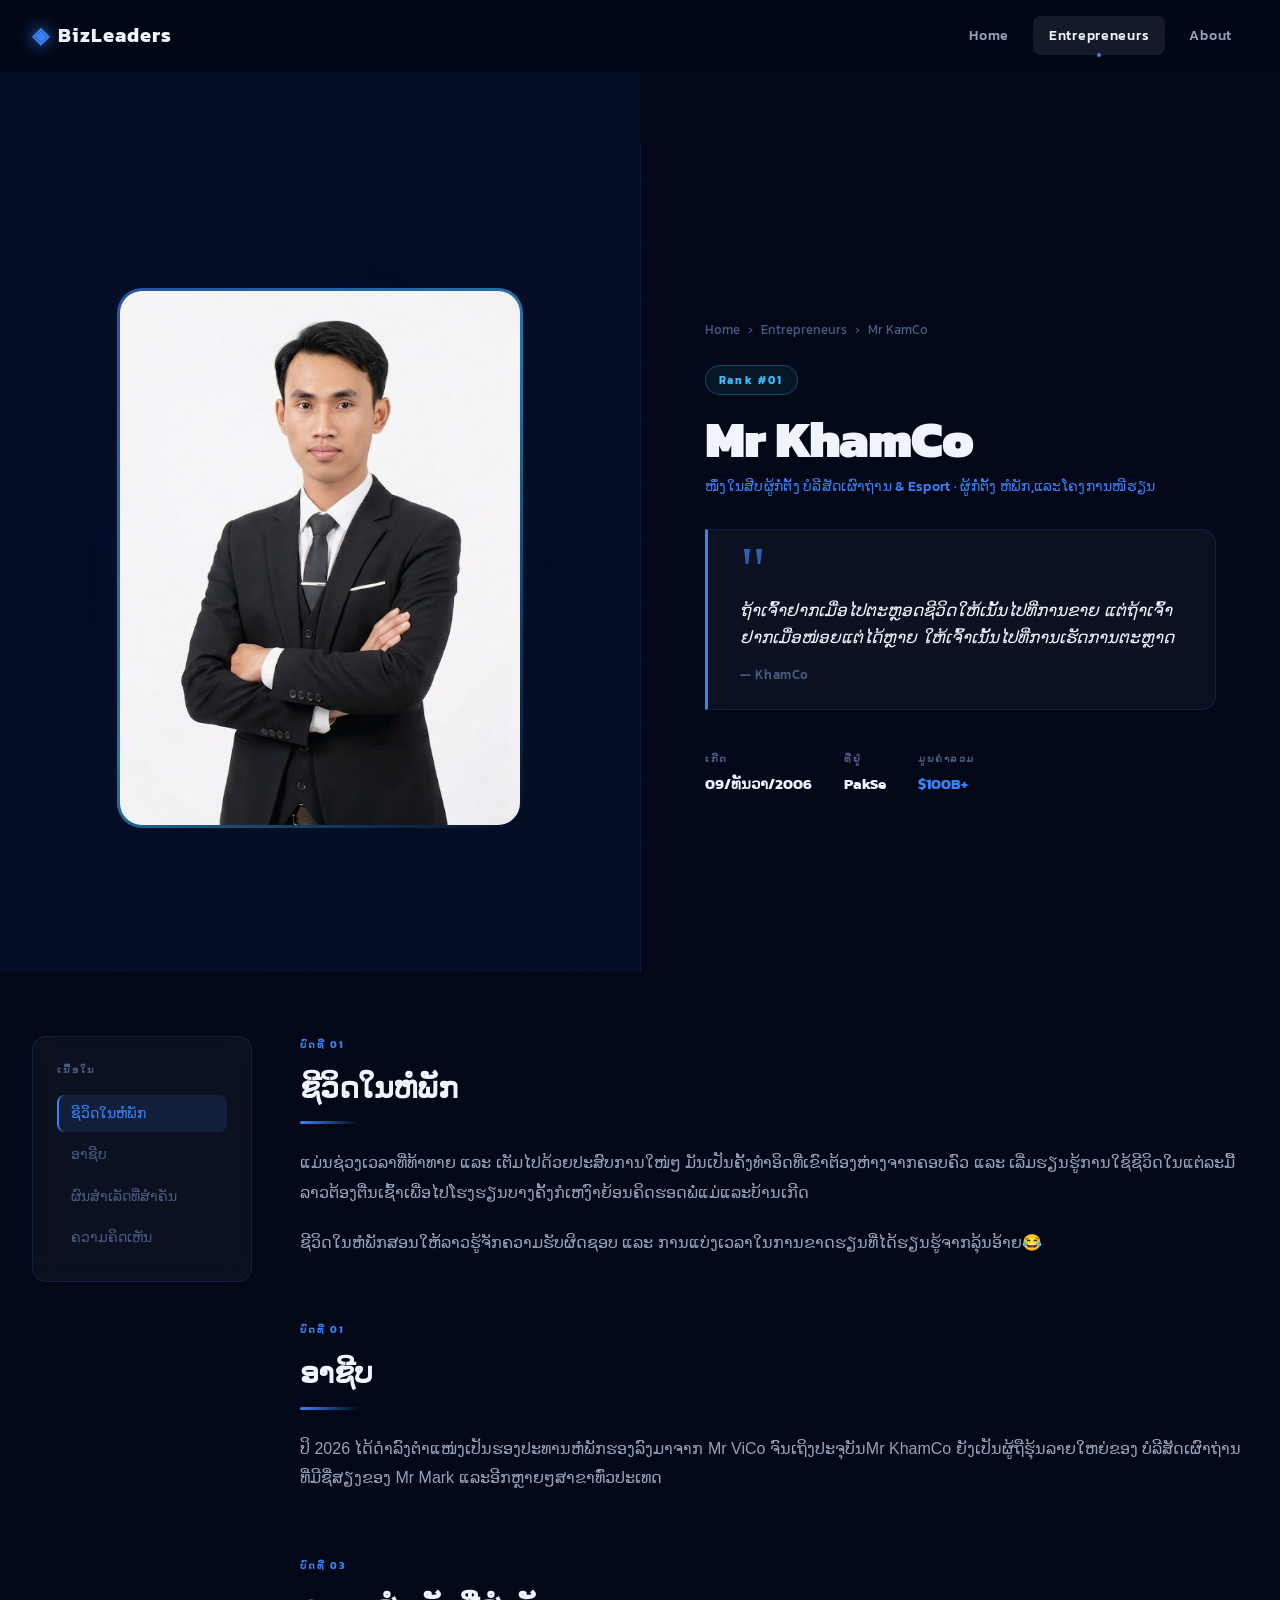
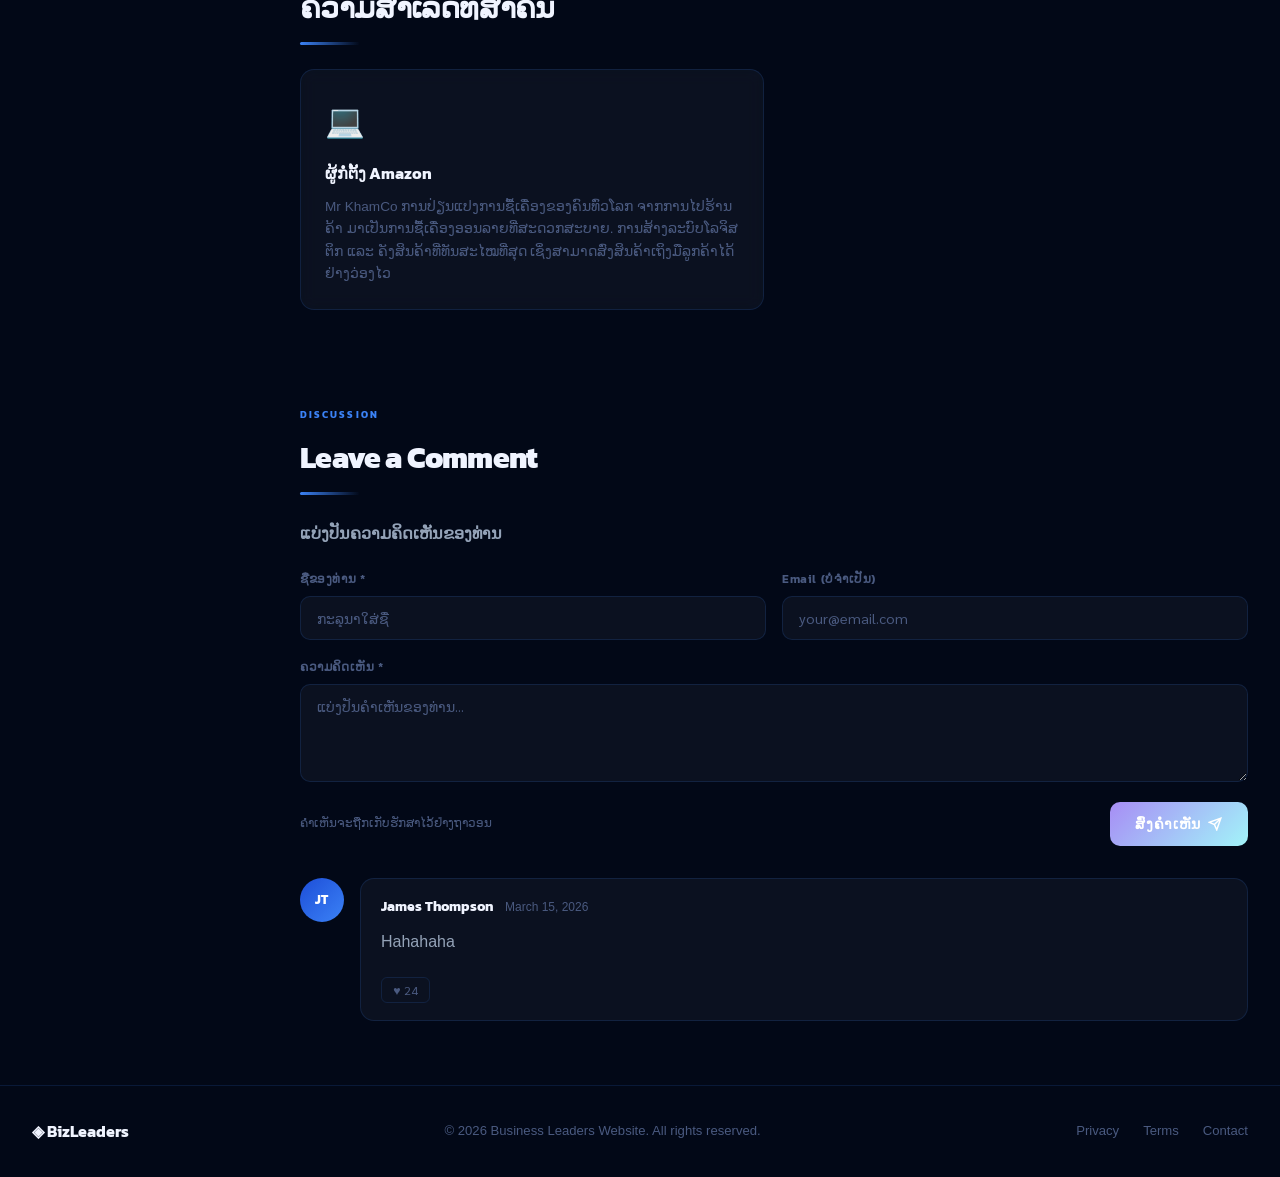
<file: index/kamco.html>
<!DOCTYPE html>
<html lang="th">
<head>
  <meta charset="UTF-8" />
  <meta name="viewport" content="width=device-width, initial-scale=1.0" />
  <title>Biography — BizLeaders</title>
  <link rel="preconnect" href="https://fonts.googleapis.com" />
  <link rel="preconnect" href="https://fonts.gstatic.com" crossorigin />
  <link href="https://fonts.googleapis.com/css2?family=Kanit:wght@300;400;500;600;700;900&family=Sarabun:wght@300;400;500;600&display=swap" rel="stylesheet" />
  <link rel="stylesheet" href="styles.css" />
</head>
<body>

  <header class="navbar">
    <div class="nav-container">
      <a href="index.html" class="nav-logo">
        <span class="logo-icon">◈</span>
        <span class="logo-text">BizLeaders</span>
      </a>
      <nav class="nav-links">
        <a href="index.html" class="nav-link">Home</a>
        <a href="index.html#trending" class="nav-link active">Entrepreneurs</a>
        <a href="index.html#about" class="nav-link">About</a>
      </nav>
      <button class="nav-hamburger" id="hamburger" aria-label="Menu">
        <span></span><span></span><span></span>
      </button>
    </div>
    <div class="nav-mobile" id="mobileMenu">
      <a href="index.html" class="nav-link">Home</a>
      <a href="index.html#trending" class="nav-link">Entrepreneurs</a>
      <a href="index.html#about" class="nav-link">About</a>
    </div>
  </header>
  <section class="bio-hero">
    <div class="bio-hero-left">
      <div class="bio-portrait-wrap">
        <img
          src="photo/khamgo.jpeg"
          alt="pro fil"
          class="bio-portrait"
          id="bioPortrait"
        />
        <div class="bio-portrait-glow"></div>
        <div class="bio-portrait-frame"></div>
      </div>
    </div>
    <div class="bio-hero-right">
      <div class="bio-breadcrumb">
        <a href="index.html">Home</a>
        <span>›</span>
        <a href="index.html#trending">Entrepreneurs</a>
        <span>›</span>
        <span>Mr KamCo</span>
      </div>
      <div class="bio-rank-badge">Rank #01</div>
      <h1 class="bio-name" id="bioName">Mr KhamCo</h1>
      <p class="bio-title" id="bioJobTitle">ໜຶ່ງໃນສີບຜູ້ກໍ່ຕັ້ງ ບໍລີສັດເຜົາຖ່ານ & Esport · ຜູ້ກໍ່ຕັ້ງ ຫໍພັກ,ແລະໂຄງການໜີຮຽນ</p>
      <blockquote class="bio-quote">
        <div class="quote-marks">"</div>
        <p id="bioQuote">ຖ້າເຈົ້າຢາກເມື່ອໄປຕະຫຼອດຊີວິດໃຫ້ເນັ້ນໄປທີ່ການຂາຍ ແຕ່ຖ້າເຈົ້າຢາກເມື່ອໜ່ອຍແຕ່ໄດ້ຫຼາຍ ໃຫ້ເຈົ້າເນັ້ນໄປທີ່ການເຮັດການຕະຫຼາດ
        </p>
        <footer class="quote-attr">— KhamCo</footer>
      </blockquote>

      <div class="bio-meta-row">
        <div class="bio-meta-item">
          <span class="meta-label">ເກີດ</span>
          <span class="meta-value">09/ທັນວາ/2006</span>
        </div>
        <div class="bio-meta-item">
          <span class="meta-label">ທີ່ຢູ່</span>
          <span class="meta-value">PakSe</span>
        </div>
        <div class="bio-meta-item">
          <span class="meta-label">ມູນຄ່າລວມ</span>
          <span class="meta-value accent">$100B+</span>
        </div>
      </div>
    </div>
  </section>
  <section class="bio-content">
    <div class="bio-container">

      <!-- Sidebar / TOC -->
      <aside class="bio-toc">
        <div class="toc-glass">
          <div class="toc-label">ເນື້ອໃນ</div>
          <ul class="toc-list">
            <li><a href="#early-life" class="toc-link active">ຊີວິດໃນຫໍພັກ</a></li>
            <li><a href="#career" class="toc-link">ອາຊີບ</a></li>
            <li><a href="#achievements" class="toc-link">ຜົນສຳເລັດທີ່ສຳຄັນ</a></li>
            <li><a href="#comments" class="toc-link">ຄວາມຄິດເຫັນ</a></li>
          </ul>
        </div>
      </aside>
      <article class="bio-article">

        <!-- Early Life -->
        <div class="bio-section" id="early-life">
          <div class="bio-section-tag">ບົດທີ 01</div>
          <h2 class="bio-section-title">ຊີວິດໃນຫໍພັກ</h2>
          <div class="bio-divider"></div>
          <p>ແມ່ນຊ່ວງເວລາທີ່ທ້າທາຍ ແລະ ເຕັມໄປດ້ວຍປະສົບການໃໜ່ໆ ມັນເປັນຄັ້ງທຳອິດທີ່ເຂົາຕ້ອງຫ່າງຈາກຄອບຄົວ ແລະ ເລີ່ມຮຽນຮູ້ການໃຊ້ຊີວິດໃນແຕ່ລະມື້ລາວຕ້ອງຕື່ນເຊົ້າເພື່ອໄປໂຮງຮຽນບາງຄັ້ງກໍເຫງົາຍ້ອນຄິດຮອດພໍ່ແມ່ແລະບ້ານເກີດ</p>
          <p>ຊີວິດໃນຫໍພັກສອນໃຫ້ລາວຮູ້ຈັກຄວາມຮັບຜິດຊອບ ແລະ ການແບ່ງເວລາໃນການຂາດຮຽນທີ່ໄດ້ຮຽນຮູ້ຈາກລຸ້ນອ້າຍ😂</p>
        </div>
        <div class="bio-section" id="career">
          <div class="bio-section-tag">ບົດທີ 01</div>
          <h2 class="bio-section-title">ອາຊີບ</h2>
          <div class="bio-divider"></div>
          <p></p>
          <p></p>
          <p>ປິ 2026 ໄດ້ດຳລົງຕຳແໜ່ງເປັນຮອງປະທານຫໍພັກຮອງລົງມາຈາກ Mr ViCo ຈົນເຖິງປະຈຸບັນMr KhamCo ຍັງເປັນຜູ້ຖືຮຸ້ນລາຍໃຫຍ່ຂອງ ບໍລີສັດເຜົາຖ່ານທີ່ມີຊື່ສຽງຂອງ Mr Mark ແລະອີກຫຼາຍໆສາຂາທົ່ວປະເທດ</p>
        </div>
        <div class="bio-section" id="achievements">
          <div class="bio-section-tag">ບົດທີ 03</div>
          <h2 class="bio-section-title">ຄວາມສຳເລັດທີ່ສຳຄັນ</h2>
          <div class="bio-divider">
          </div>
          <div class="achievements-grid">
            <div class="achievement-card">
              <div class="achievement-icon">💻</div>
              <h4>ຜູ້ກໍ່ຕັ້ງ Amazon</h4>
              <p>Mr KhamCo ການປ່ຽນແປງການຊື້ເຄື່ອງຂອງຄົນທົ່ວໂລກ ຈາກການໄປຮ້ານຄ້າ ມາເປັນການຊື້ເຄື່ອງອອນລາຍທີ່ສະດວກສະບາຍ.
                ການສ້າງລະບົບໂລຈິສຕິກ ແລະ ຄັງສິນຄ້າທີ່ທັນສະໄໝທີ່ສຸດ ເຊິ່ງສາມາດສົ່ງສິນຄ້າເຖິງມືລູກຄ້າໄດ້ຢ່າງວ່ອງໄວ</p>
            </div>
          </div>
          <p style="margin-top:2rem;"></p>
        </div>

        <!-- Comments -->
        <div class="bio-section" id="comments">
          <div class="bio-section-tag">Discussion</div>
          <h2 class="bio-section-title">Leave a Comment</h2>
          <div class="bio-divider"></div>

          <div class="comments-area">
            <!-- Comment form -->
            <div class="comment-form">
                <p class="form-title">ແບ່ງປັນຄວາມຄິດເຫັນຂອງທ່ານ</p>
             
                <!--
                  profile_id ตั้งค่าให้ตรงกับหน้าที่ใช้
                  เช่น da.html → value="2", หน้าอื่น → value="3" ฯลฯ
                -->
                <input type="hidden" id="profile_name" value="kamco" />
             
                <div class="form-row">
                  <div class="form-group">
                    <label class="form-label">ຊື່ຂອງທ່ານ *</label>
                    <input type="text" class="form-input" id="commentName" placeholder="ກະລຸນາໃສ່ຊື່" />
                  </div>
                  <div class="form-group">
                    <label class="form-label">Email (ບໍ່ຈຳເປັນ)</label>
                    <input type="email" class="form-input" id="commentEmail" placeholder="your@email.com" />
                  </div>
                </div>
             
                <div class="form-group">
                  <label class="form-label">ຄວາມຄິດເຫັນ *</label>
                  <textarea class="form-textarea" id="commentText" rows="4"
                            placeholder="ແບ່ງປັນຄຳເຫັນຂອງທ່ານ..."></textarea>
                </div>
             
                <div class="form-footer">
                  <span class="form-note">ຄຳເຫັນຈະຖືກເກັບຮັກສາໄວ້ຢ່າງຖາວອນ</span>
                  <button class="btn btn-primary" id="submitComment">
                    ສົ່ງຄຳເຫັນ
                    <svg width="14" height="14" viewBox="0 0 24 24" fill="none"
                         stroke="currentColor" stroke-width="2.5">
                      <path d="M22 2L11 13M22 2l-7 20-4-9-9-4 20-7z"/>
                    </svg>
                  </button>
                </div>
             
                <div class="status-msg" id="statusMsg"></div>
              </div>

            <!-- Existing comments -->
            <div class="comments-list" id="commentsList">
              <div class="comment-item">
                <div class="comment-avatar">JT</div>
                <div class="comment-body">
                  <div class="comment-meta">
                    <span class="comment-author">James Thompson</span>
                    <span class="comment-date">March 15, 2026</span>
                  </div>
                  <p class="comment-text">Hahahaha</p>
                  <div class="comment-actions">
                    <button class="comment-like">♥ 24</button>
                  </div>
                </div>
              </div>
              </div>
            </div>
          </div>
        </div>

      </article>
    </div>
  </section>

  <!-- ===== FOOTER ===== -->
  <footer class="footer">
    <div class="footer-inner">
      <span class="footer-logo">◈ BizLeaders</span>
      <p class="footer-copy">© 2026 Business Leaders Website. All rights reserved.</p>
      <div class="footer-links">
        <a href="#">Privacy</a>
        <a href="#">Terms</a>
        <a href="#">Contact</a>
      </div>
    </div>
  </footer>

  <script>
     const hamburger = document.getElementById('hamburger');
    const mobileMenu = document.getElementById('mobileMenu');
    hamburger.addEventListener('click', () => {
      mobileMenu.classList.toggle('open');
      hamburger.classList.toggle('active');
    });

    document.addEventListener('DOMContentLoaded', () => {
   const commentForm = document.getElementById('submitComment');
   const commentsList = document.getElementById('commentsList');
   const profileName = document.getElementById('profile_name').value;

   // 1. ຟັງຊັນດຶງຂໍ້ມູນຄອມເມັ້ນມາສະແດງ
   const loadComments = async () => {
       try {
           const response = await fetch(`http://127.0.0.1:5000/api/comments?profile_name=${profileName}`);
           const data = await response.json();
           
           commentsList.innerHTML = ''; // ລ້າງຄ່າເກົ່າອອກ
           
           data.forEach(comment => {
               const html = `
                   <div class="comment-item">
                       <div class="comment-avatar">${comment.author.charAt(0).toUpperCase()}</div>
                       <div class="comment-body">
                           <div class="comment-meta">
                               <span class="comment-author">${comment.author}</span>
                               <span class="comment-date">${comment.date}</span>
                           </div>
                           <p class="comment-text">${comment.content}</p>
                       </div>
                   </div>
               `;
               commentsList.insertAdjacentHTML('beforeend', html);
           });
       } catch (err) {
           console.error("Error loading comments:", err);
       }
   };

   // 2. ຟັງຊັນສົ່ງຄອມເມັ້ນໃໝ່
   commentForm.addEventListener('click', async (e) => {
       e.preventDefault();
       
       const author = document.getElementById('commentName').value;
       const email = document.getElementById('commentEmail').value;
       const content = document.getElementById('commentText').value;
       const statusMsg = document.getElementById('statusMsg');

       if (!author || !content) {
           statusMsg.innerText = "ກະລຸນາຕື່ມຂໍ້ມູນໃຫ້ຄົບຖ້ວນ";
           statusMsg.style.color = "red";
           return;
       }

       const commentData = {
           profile_name: profileName,
           author: author,
           email: email,
           content: content
       };

       try {
           const response = await fetch('http://127.0.0.1:5000/api/comments', {
               method: 'POST',
               headers: { 'Content-Type': 'application/json' },
               body: JSON.stringify(commentData)
           });

           if (response.ok) {
               document.getElementById('commentName').value = '';
               document.getElementById('commentText').value = '';
               statusMsg.innerText = "ສົ່ງຄຳຄິດເຫັນສຳເລັດ!";
               statusMsg.style.color = "green";
               loadComments(); // ໂຫຼດລາຍການໃໝ່
           }
       } catch (err) {
           statusMsg.innerText = "ເກີດຂໍ້ຜິດພາດໃນການສົ່ງ";
       }
   });

   // ໂຫຼດຄອມເມັ້ນທັນທີທີ່ເປີດໜ້າເວັບ
   loadComments();
});
</script>
</body>
</html>
</file>
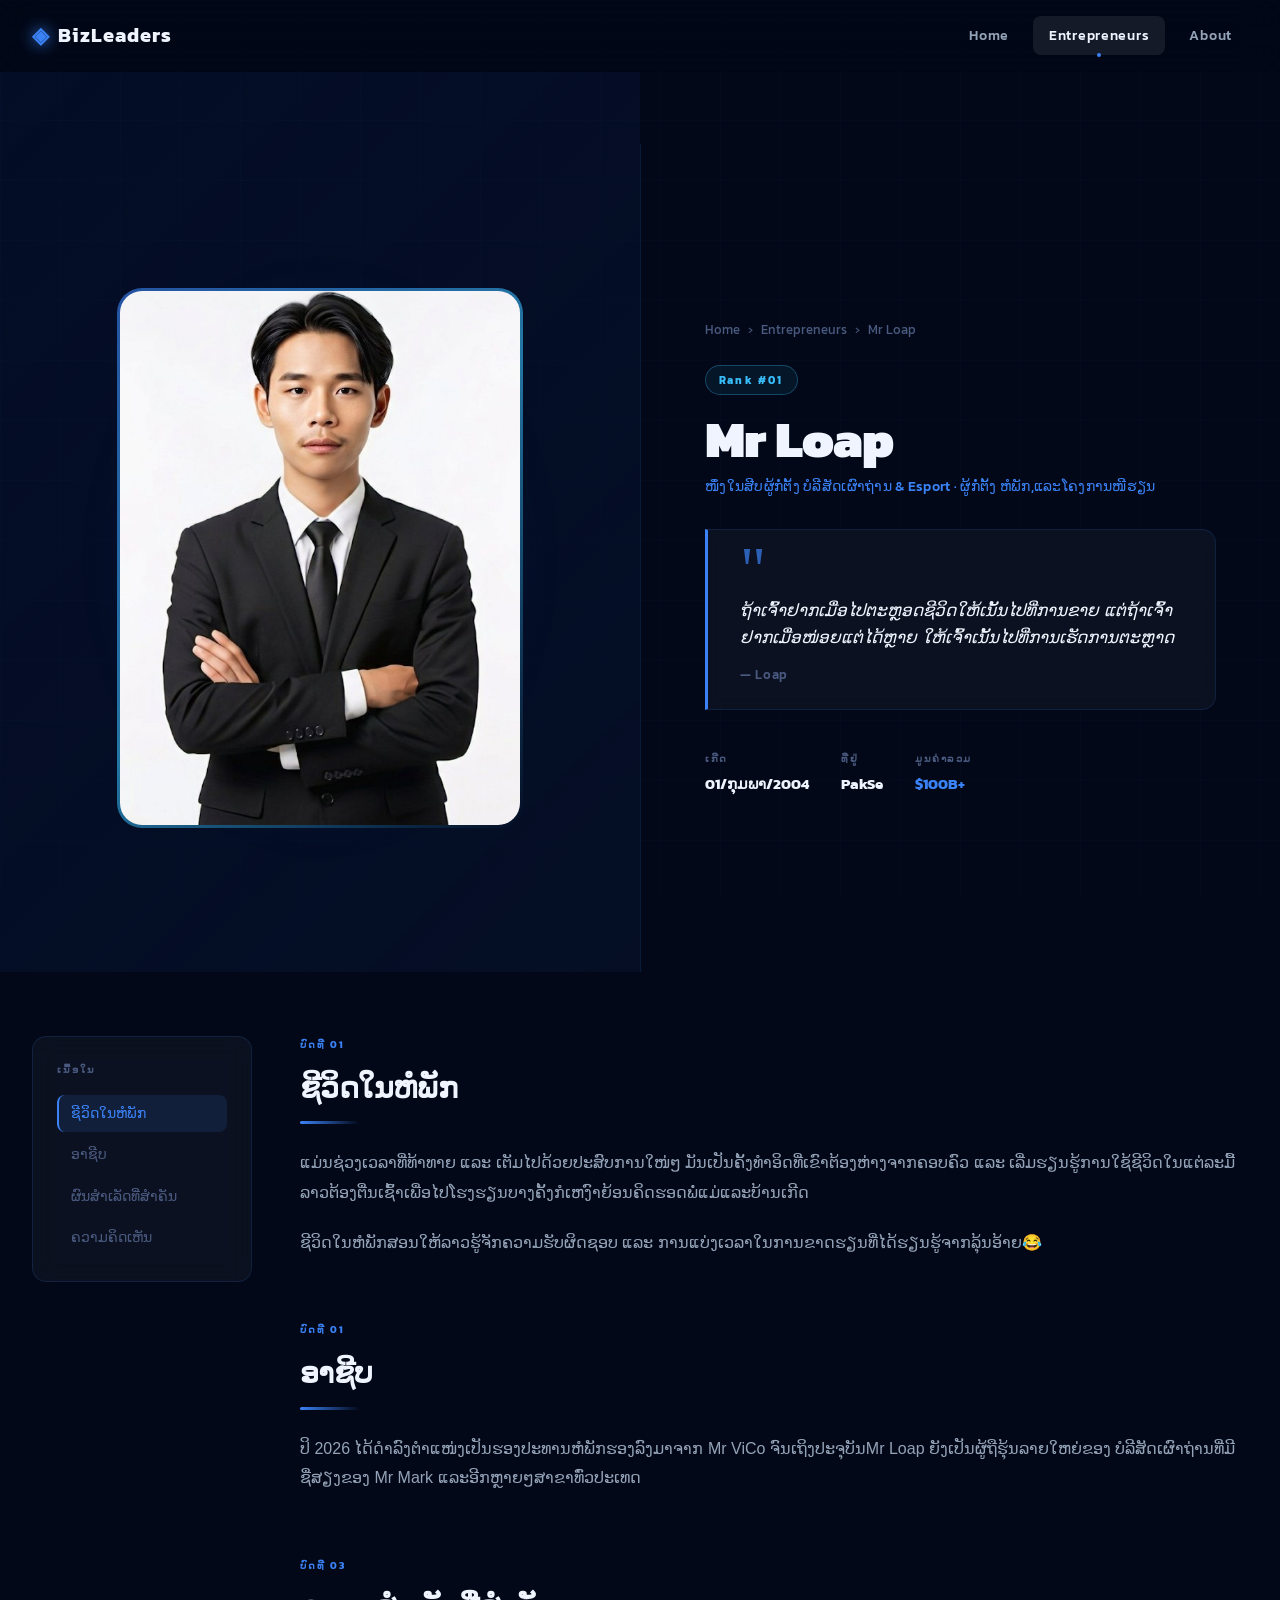
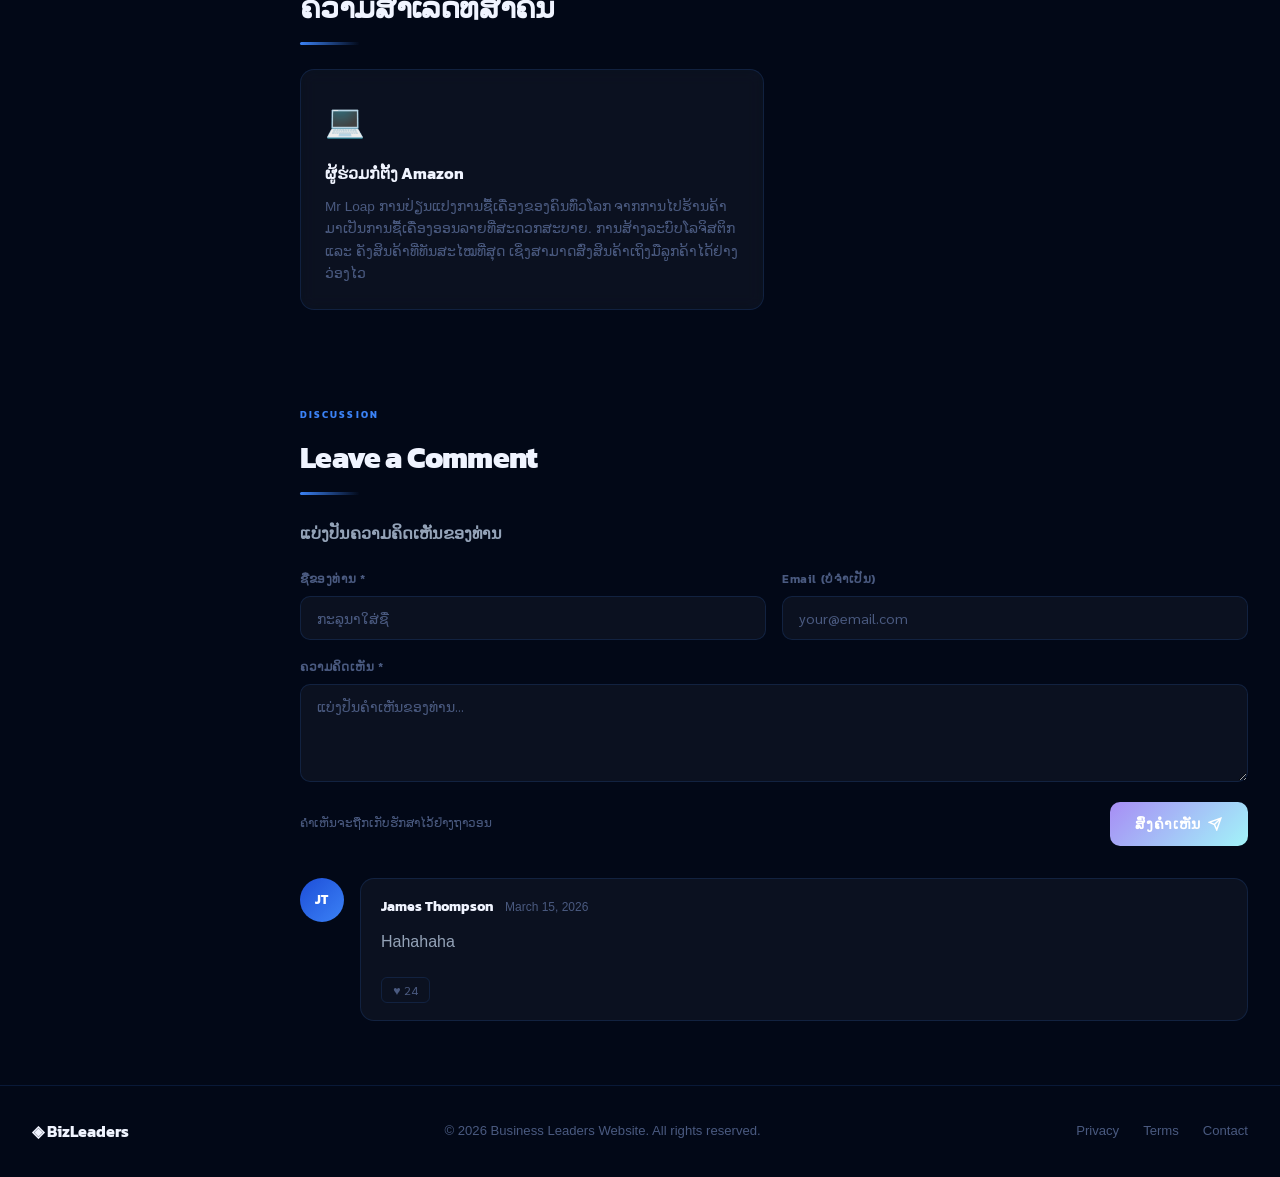
<file: index/loap.html>
<!DOCTYPE html>
<html lang="th">
<head>
  <meta charset="UTF-8" />
  <meta name="viewport" content="width=device-width, initial-scale=1.0" />
  <title>Biography — BizLeaders</title>
  <link rel="preconnect" href="https://fonts.googleapis.com" />
  <link rel="preconnect" href="https://fonts.gstatic.com" crossorigin />
  <link href="https://fonts.googleapis.com/css2?family=Kanit:wght@300;400;500;600;700;900&family=Sarabun:wght@300;400;500;600&display=swap" rel="stylesheet" />
  <link rel="stylesheet" href="styles.css" />
</head>
<body>

  <header class="navbar">
    <div class="nav-container">
      <a href="index.html" class="nav-logo">
        <span class="logo-icon">◈</span>
        <span class="logo-text">BizLeaders</span>
      </a>
      <nav class="nav-links">
        <a href="index.html" class="nav-link">Home</a>
        <a href="index.html#trending" class="nav-link active">Entrepreneurs</a>
        <a href="index.html#about" class="nav-link">About</a>
      </nav>
      <button class="nav-hamburger" id="hamburger" aria-label="Menu">
        <span></span><span></span><span></span>
      </button>
    </div>
    <div class="nav-mobile" id="mobileMenu">
      <a href="index.html" class="nav-link">Home</a>
      <a href="index.html#trending" class="nav-link">Entrepreneurs</a>
      <a href="index.html#about" class="nav-link">About</a>
    </div>
  </header>
  <section class="bio-hero">
    <div class="bio-hero-left">
      <div class="bio-portrait-wrap">
        <img
          src="photo/loap.jpeg"
          alt="pro fil"
          class="bio-portrait"
          id="bioPortrait"
        />
        <div class="bio-portrait-glow"></div>
        <div class="bio-portrait-frame"></div>
      </div>
    </div>
    <div class="bio-hero-right">
      <div class="bio-breadcrumb">
        <a href="index.html">Home</a>
        <span>›</span>
        <a href="index.html#trending">Entrepreneurs</a>
        <span>›</span>
        <span>Mr Loap</span>
      </div>
      <div class="bio-rank-badge">Rank #01</div>
      <h1 class="bio-name" id="bioName">Mr Loap</h1>
      <p class="bio-title" id="bioJobTitle">ໜຶ່ງໃນສີບຜູ້ກໍ່ຕັ້ງ ບໍລີສັດເຜົາຖ່ານ & Esport · ຜູ້ກໍ່ຕັ້ງ ຫໍພັກ,ແລະໂຄງການໜີຮຽນ</p>
      <blockquote class="bio-quote">
        <div class="quote-marks">"</div>
        <p id="bioQuote">ຖ້າເຈົ້າຢາກເມື່ອໄປຕະຫຼອດຊີວິດໃຫ້ເນັ້ນໄປທີ່ການຂາຍ ແຕ່ຖ້າເຈົ້າຢາກເມື່ອໜ່ອຍແຕ່ໄດ້ຫຼາຍ ໃຫ້ເຈົ້າເນັ້ນໄປທີ່ການເຮັດການຕະຫຼາດ
        </p>
        <footer class="quote-attr">— Loap</footer>
      </blockquote>

      <div class="bio-meta-row">
        <div class="bio-meta-item">
          <span class="meta-label">ເກີດ</span>
          <span class="meta-value">01/ກຸມພາ/2004</span>
        </div>
        <div class="bio-meta-item">
          <span class="meta-label">ທີ່ຢູ່</span>
          <span class="meta-value">PakSe</span>
        </div>
        <div class="bio-meta-item">
          <span class="meta-label">ມູນຄ່າລວມ</span>
          <span class="meta-value accent">$100B+</span>
        </div>
      </div>
    </div>
  </section>
  <section class="bio-content">
    <div class="bio-container">

      <!-- Sidebar / TOC -->
      <aside class="bio-toc">
        <div class="toc-glass">
          <div class="toc-label">ເນື້ອໃນ</div>
          <ul class="toc-list">
            <li><a href="#early-life" class="toc-link active">ຊີວິດໃນຫໍພັກ</a></li>
            <li><a href="#career" class="toc-link">ອາຊີບ</a></li>
            <li><a href="#achievements" class="toc-link">ຜົນສຳເລັດທີ່ສຳຄັນ</a></li>
            <li><a href="#comments" class="toc-link">ຄວາມຄິດເຫັນ</a></li>
          </ul>
        </div>
      </aside>
      <article class="bio-article">

        <!-- Early Life -->
        <div class="bio-section" id="early-life">
          <div class="bio-section-tag">ບົດທີ 01</div>
          <h2 class="bio-section-title">ຊີວິດໃນຫໍພັກ</h2>
          <div class="bio-divider"></div>
          <p>ແມ່ນຊ່ວງເວລາທີ່ທ້າທາຍ ແລະ ເຕັມໄປດ້ວຍປະສົບການໃໜ່ໆ ມັນເປັນຄັ້ງທຳອິດທີ່ເຂົາຕ້ອງຫ່າງຈາກຄອບຄົວ ແລະ ເລີ່ມຮຽນຮູ້ການໃຊ້ຊີວິດໃນແຕ່ລະມື້ລາວຕ້ອງຕື່ນເຊົ້າເພື່ອໄປໂຮງຮຽນບາງຄັ້ງກໍເຫງົາຍ້ອນຄິດຮອດພໍ່ແມ່ແລະບ້ານເກີດ</p>
          <p>ຊີວິດໃນຫໍພັກສອນໃຫ້ລາວຮູ້ຈັກຄວາມຮັບຜິດຊອບ ແລະ ການແບ່ງເວລາໃນການຂາດຮຽນທີ່ໄດ້ຮຽນຮູ້ຈາກລຸ້ນອ້າຍ😂</p>
        </div>
        <div class="bio-section" id="career">
          <div class="bio-section-tag">ບົດທີ 01</div>
          <h2 class="bio-section-title">ອາຊີບ</h2>
          <div class="bio-divider"></div>
          <p></p>
          <p></p>
          <p>ປິ 2026 ໄດ້ດຳລົງຕຳແໜ່ງເປັນຮອງປະທານຫໍພັກຮອງລົງມາຈາກ Mr ViCo ຈົນເຖິງປະຈຸບັນMr Loap ຍັງເປັນຜູ້ຖືຮຸ້ນລາຍໃຫຍ່ຂອງ ບໍລີສັດເຜົາຖ່ານທີ່ມີຊື່ສຽງຂອງ Mr Mark ແລະອີກຫຼາຍໆສາຂາທົ່ວປະເທດ</p>
        </div>
        <div class="bio-section" id="achievements">
          <div class="bio-section-tag">ບົດທີ 03</div>
          <h2 class="bio-section-title">ຄວາມສຳເລັດທີ່ສຳຄັນ</h2>
          <div class="bio-divider">
          </div>
          <div class="achievements-grid">
            <div class="achievement-card">
              <div class="achievement-icon">💻</div>
              <h4>ຜູ້ຮ່ວມກໍ່ຕັ້ງ Amazon</h4>
              <p>Mr Loap ການປ່ຽນແປງການຊື້ເຄື່ອງຂອງຄົນທົ່ວໂລກ ຈາກການໄປຮ້ານຄ້າ ມາເປັນການຊື້ເຄື່ອງອອນລາຍທີ່ສະດວກສະບາຍ.
                ການສ້າງລະບົບໂລຈິສຕິກ ແລະ ຄັງສິນຄ້າທີ່ທັນສະໄໝທີ່ສຸດ ເຊິ່ງສາມາດສົ່ງສິນຄ້າເຖິງມືລູກຄ້າໄດ້ຢ່າງວ່ອງໄວ</p>
            </div>
          </div>
          <p style="margin-top:2rem;"></p>
        </div>

        <!-- Comments -->
        <div class="bio-section" id="comments">
          <div class="bio-section-tag">Discussion</div>
          <h2 class="bio-section-title">Leave a Comment</h2>
          <div class="bio-divider"></div>

          <div class="comments-area">
            <!-- Comment form -->
            <div class="comment-form">
                <p class="form-title">ແບ່ງປັນຄວາມຄິດເຫັນຂອງທ່ານ</p>
             
                <!--
                  profile_id ตั้งค่าให้ตรงกับหน้าที่ใช้
                  เช่น da.html → value="2", หน้าอื่น → value="3" ฯลฯ
                -->
                <input type="hidden" id="profile_name" value="loap" />
             
                <div class="form-row">
                  <div class="form-group">
                    <label class="form-label">ຊື່ຂອງທ່ານ *</label>
                    <input type="text" class="form-input" id="commentName" placeholder="ກະລຸນາໃສ່ຊື່" />
                  </div>
                  <div class="form-group">
                    <label class="form-label">Email (ບໍ່ຈຳເປັນ)</label>
                    <input type="email" class="form-input" id="commentEmail" placeholder="your@email.com" />
                  </div>
                </div>
             
                <div class="form-group">
                  <label class="form-label">ຄວາມຄິດເຫັນ *</label>
                  <textarea class="form-textarea" id="commentText" rows="4"
                            placeholder="ແບ່ງປັນຄຳເຫັນຂອງທ່ານ..."></textarea>
                </div>
             
                <div class="form-footer">
                  <span class="form-note">ຄຳເຫັນຈະຖືກເກັບຮັກສາໄວ້ຢ່າງຖາວອນ</span>
                  <button class="btn btn-primary" id="submitComment">
                    ສົ່ງຄຳເຫັນ
                    <svg width="14" height="14" viewBox="0 0 24 24" fill="none"
                         stroke="currentColor" stroke-width="2.5">
                      <path d="M22 2L11 13M22 2l-7 20-4-9-9-4 20-7z"/>
                    </svg>
                  </button>
                </div>
             
                <div class="status-msg" id="statusMsg"></div>
              </div>

            <!-- Existing comments -->
            <div class="comments-list" id="commentsList">
              <div class="comment-item">
                <div class="comment-avatar">JT</div>
                <div class="comment-body">
                  <div class="comment-meta">
                    <span class="comment-author">James Thompson</span>
                    <span class="comment-date">March 15, 2026</span>
                  </div>
                  <p class="comment-text">Hahahaha</p>
                  <div class="comment-actions">
                    <button class="comment-like">♥ 24</button>
                  </div>
                </div>
              </div>
              </div>
            </div>
          </div>
        </div>

      </article>
    </div>
  </section>

  <!-- ===== FOOTER ===== -->
  <footer class="footer">
    <div class="footer-inner">
      <span class="footer-logo">◈ BizLeaders</span>
      <p class="footer-copy">© 2026 Business Leaders Website. All rights reserved.</p>
      <div class="footer-links">
        <a href="#">Privacy</a>
        <a href="#">Terms</a>
        <a href="#">Contact</a>
      </div>
    </div>
  </footer>

  <script>
     const hamburger = document.getElementById('hamburger');
    const mobileMenu = document.getElementById('mobileMenu');
    hamburger.addEventListener('click', () => {
      mobileMenu.classList.toggle('open');
      hamburger.classList.toggle('active');
    });

    document.addEventListener('DOMContentLoaded', () => {
   const commentForm = document.getElementById('submitComment');
   const commentsList = document.getElementById('commentsList');
   const profileName = document.getElementById('profile_name').value;

   // 1. ຟັງຊັນດຶງຂໍ້ມູນຄອມເມັ້ນມາສະແດງ
   const loadComments = async () => {
       try {
           const response = await fetch(`http://127.0.0.1:5000/api/comments?profile_name=${profileName}`);
           const data = await response.json();
           
           commentsList.innerHTML = ''; // ລ້າງຄ່າເກົ່າອອກ
           
           data.forEach(comment => {
               const html = `
                   <div class="comment-item">
                       <div class="comment-avatar">${comment.author.charAt(0).toUpperCase()}</div>
                       <div class="comment-body">
                           <div class="comment-meta">
                               <span class="comment-author">${comment.author}</span>
                               <span class="comment-date">${comment.date}</span>
                           </div>
                           <p class="comment-text">${comment.content}</p>
                       </div>
                   </div>
               `;
               commentsList.insertAdjacentHTML('beforeend', html);
           });
       } catch (err) {
           console.error("Error loading comments:", err);
       }
   };

   // 2. ຟັງຊັນສົ່ງຄອມເມັ້ນໃໝ່
   commentForm.addEventListener('click', async (e) => {
       e.preventDefault();
       
       const author = document.getElementById('commentName').value;
       const email = document.getElementById('commentEmail').value;
       const content = document.getElementById('commentText').value;
       const statusMsg = document.getElementById('statusMsg');

       if (!author || !content) {
           statusMsg.innerText = "ກະລຸນາຕື່ມຂໍ້ມູນໃຫ້ຄົບຖ້ວນ";
           statusMsg.style.color = "red";
           return;
       }

       const commentData = {
           profile_name: profileName,
           author: author,
           email: email,
           content: content
       };

       try {
           const response = await fetch('http://127.0.0.1:5000/api/comments', {
               method: 'POST',
               headers: { 'Content-Type': 'application/json' },
               body: JSON.stringify(commentData)
           });

           if (response.ok) {
               document.getElementById('commentName').value = '';
               document.getElementById('commentText').value = '';
               statusMsg.innerText = "ສົ່ງຄຳຄິດເຫັນສຳເລັດ!";
               statusMsg.style.color = "green";
               loadComments(); // ໂຫຼດລາຍການໃໝ່
           }
       } catch (err) {
           statusMsg.innerText = "ເກີດຂໍ້ຜິດພາດໃນການສົ່ງ";
       }
   });

   // ໂຫຼດຄອມເມັ້ນທັນທີທີ່ເປີດໜ້າເວັບ
   loadComments();
});
</script>
</body>
</html>
</file>
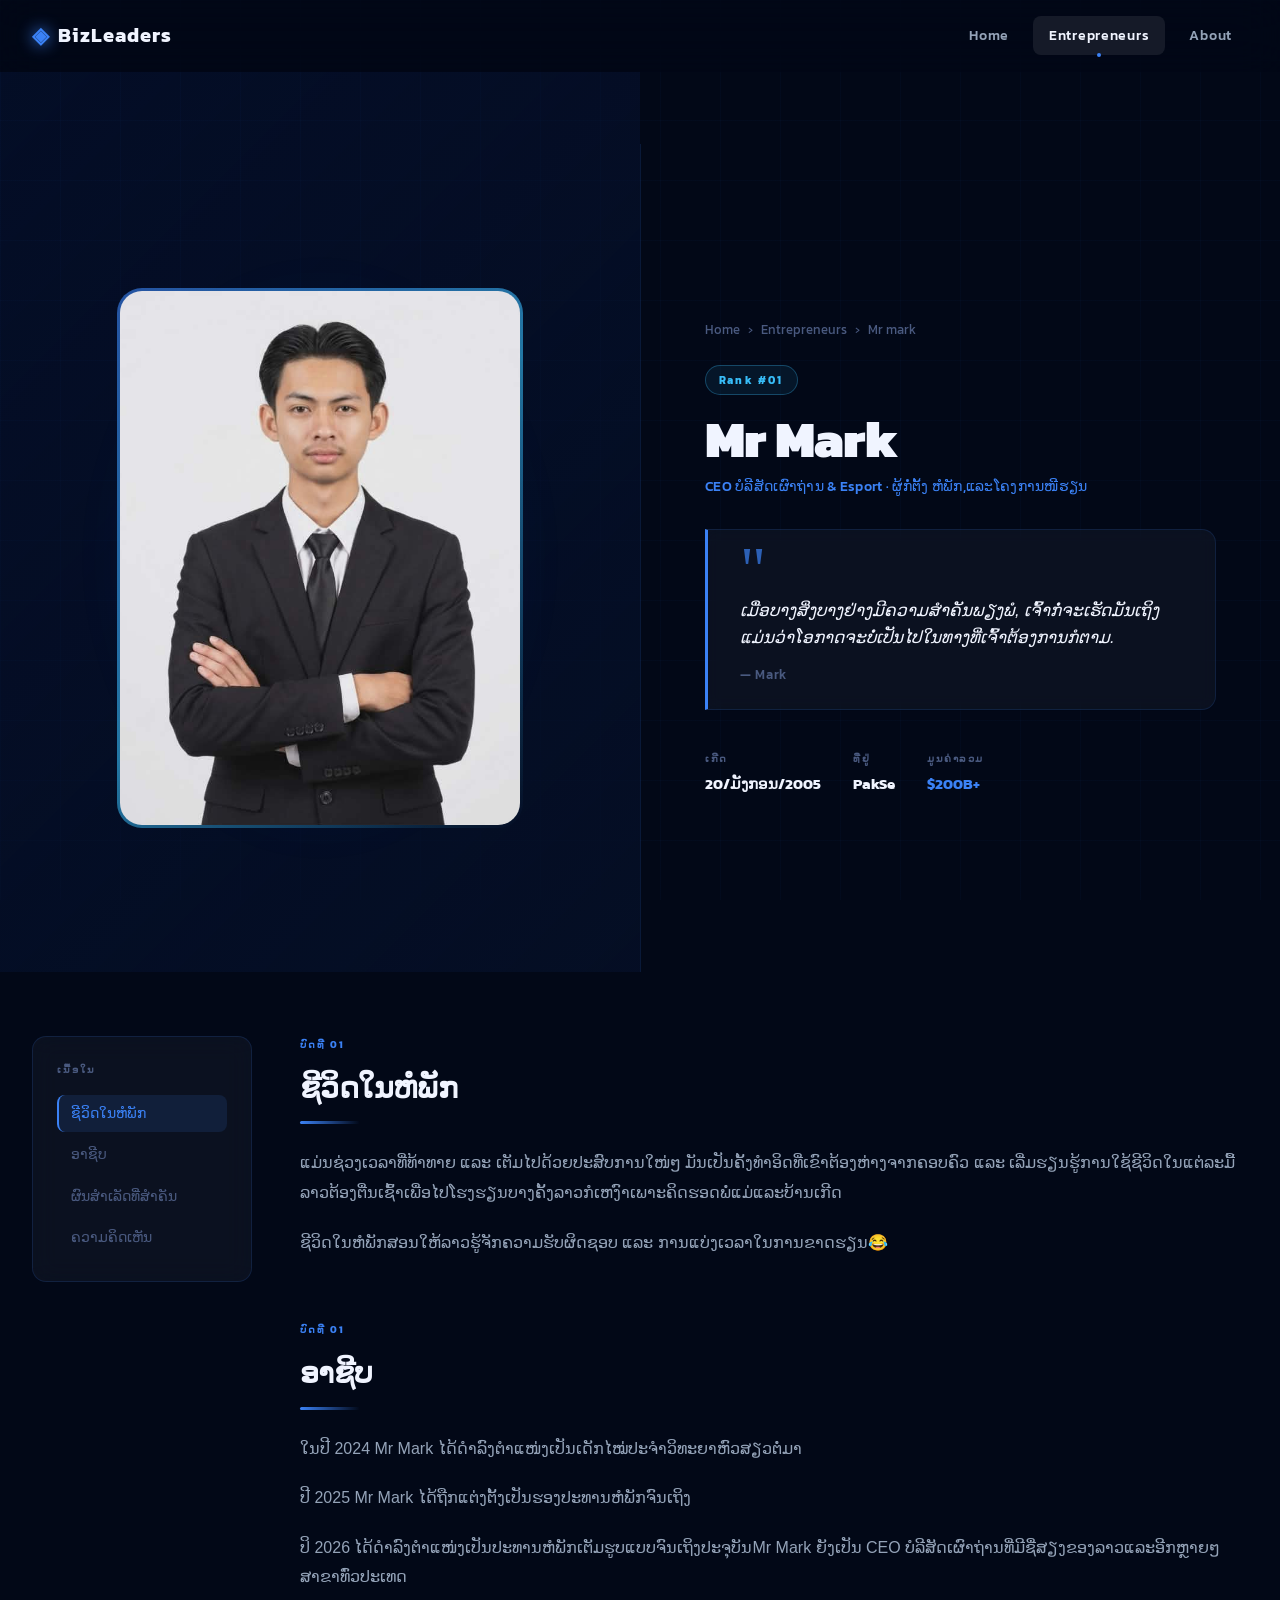
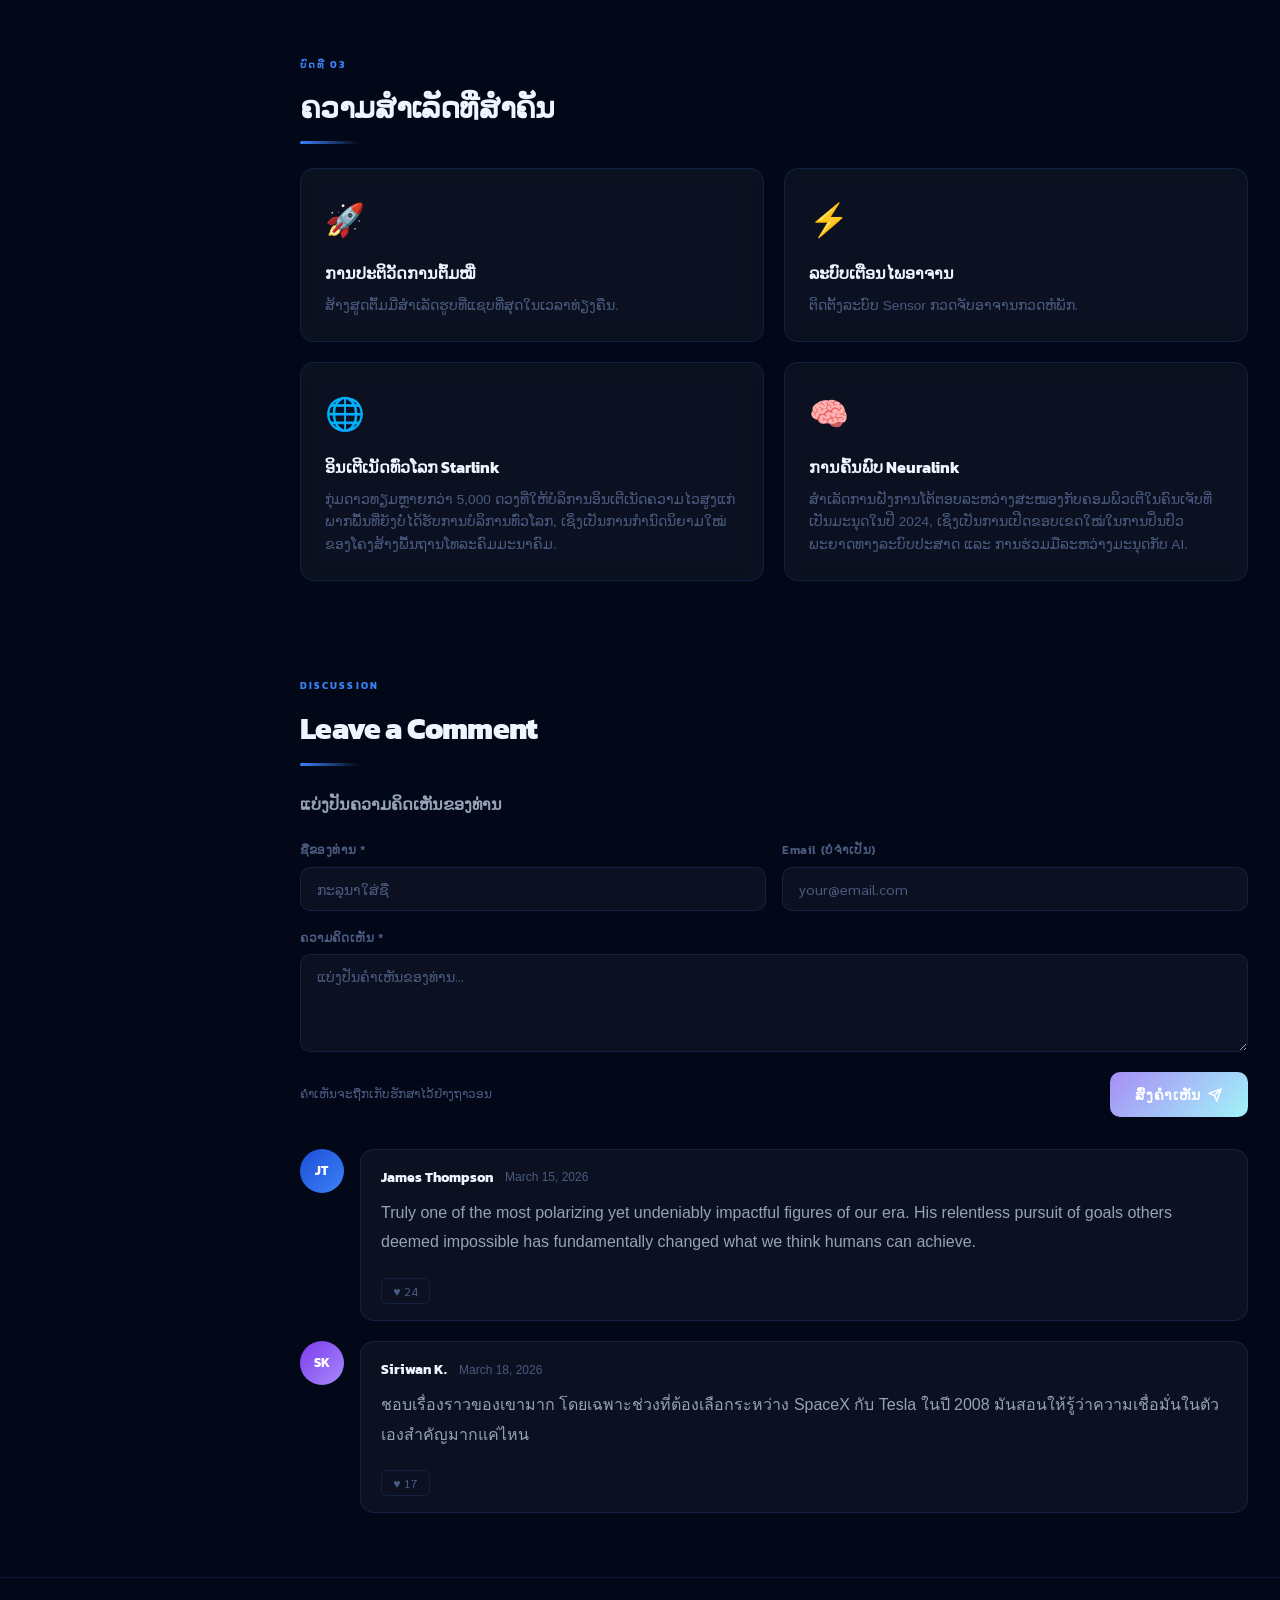
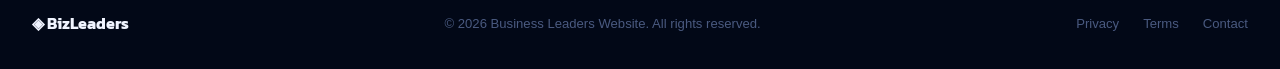
<file: index/mark.html>
<!DOCTYPE html>
<html lang="th">
<head>
  <meta charset="UTF-8" />
  <meta name="viewport" content="width=device-width, initial-scale=1.0" />
  <title>Biography — BizLeaders</title>
  <link rel="preconnect" href="https://fonts.googleapis.com" />
  <link rel="preconnect" href="https://fonts.gstatic.com" crossorigin />
  <link href="https://fonts.googleapis.com/css2?family=Kanit:wght@300;400;500;600;700;900&family=Sarabun:wght@300;400;500;600&display=swap" rel="stylesheet" />
  <link rel="stylesheet" href="styles.css" />
</head>
<body>

  <!-- ===== HEADER / NAV ===== -->
  <header class="navbar">
    <div class="nav-container">
      <a href="index.html" class="nav-logo">
        <span class="logo-icon">◈</span>
        <span class="logo-text">BizLeaders</span>
      </a>
      <nav class="nav-links">
        <a href="index.html" class="nav-link">Home</a>
        <a href="index.html#trending" class="nav-link active">Entrepreneurs</a>
        <a href="index.html#about" class="nav-link">About</a>
      </nav>
      <button class="nav-hamburger" id="hamburger" aria-label="Menu">
        <span></span><span></span><span></span>
      </button>
    </div>
    <div class="nav-mobile" id="mobileMenu">
      <a href="index.html" class="nav-link">Home</a>
      <a href="index.html#trending" class="nav-link">Entrepreneurs</a>
      <a href="index.html#about" class="nav-link">About</a>
    </div>
  </header>

  <!-- ===== HERO DETAIL — SPLIT SCREEN ===== -->
  <section class="bio-hero">
    <div class="bio-hero-left">
      <div class="bio-portrait-wrap">
        <img
          src="photo/Mr mark.jpeg"
          alt="pro fil"
          class="bio-portrait"
          id="bioPortrait"
        />
        <div class="bio-portrait-glow"></div>
        <div class="bio-portrait-frame"></div>
      </div>
    </div>
    <div class="bio-hero-right">
      <div class="bio-breadcrumb">
        <a href="index.html">Home</a>
        <span>›</span>
        <a href="index.html#trending">Entrepreneurs</a>
        <span>›</span>
        <span>Mr mark</span>
      </div>
      <div class="bio-rank-badge">Rank #01</div>
      <h1 class="bio-name" id="bioName">Mr Mark</h1>
      <p class="bio-title" id="bioJobTitle">CEO ບໍລີສັດເຜົາຖ່ານ & Esport · ຜູ້ກໍ່ຕັ້ງ ຫໍພັກ,ແລະໂຄງການໜີຮຽນ</p>

      <blockquote class="bio-quote">
        <div class="quote-marks">"</div>
        <p id="bioQuote">ເມື່ອບາງສິ່ງບາງຢ່າງມີຄວາມສຳຄັນພຽງພໍ, ເຈົ້າກໍ່ຈະເຮັດມັນເຖິງແມ່ນວ່າໂອກາດຈະບໍ່ເປັນໄປໃນທາງທີ່ເຈົ້າຕ້ອງການກໍຕາມ.

        </p>
        <footer class="quote-attr">— Mark</footer>
      </blockquote>

      <div class="bio-meta-row">
        <div class="bio-meta-item">
          <span class="meta-label">ເກີດ</span>
          <span class="meta-value">20/ມັງກອນ/2005</span>
        </div>
        <div class="bio-meta-item">
          <span class="meta-label">ທີ່ຢູ່</span>
          <span class="meta-value">PakSe</span>
        </div>
        <div class="bio-meta-item">
          <span class="meta-label">ມູນຄ່າລວມ</span>
          <span class="meta-value accent">$200B+</span>
        </div>
      </div>
    </div>
  </section>

  <!-- ===== BIOGRAPHY CONTENT ===== -->
  <section class="bio-content">
    <div class="bio-container">

      <!-- Sidebar / TOC -->
      <aside class="bio-toc">
        <div class="toc-glass">
          <div class="toc-label">ເນື້ອໃນ</div>
          <ul class="toc-list">
            <li><a href="#early-life" class="toc-link active">ຊີວິດໃນຫໍພັກ</a></li>
            <li><a href="#career" class="toc-link">ອາຊີບ</a></li>
            <li><a href="#achievements" class="toc-link">ຜົນສຳເລັດທີ່ສຳຄັນ</a></li>
            <li><a href="#comments" class="toc-link">ຄວາມຄິດເຫັນ</a></li>
          </ul>
        </div>
      </aside>

      <!-- Main article -->
      <article class="bio-article">

        <!-- Early Life -->
        <div class="bio-section" id="early-life">
          <div class="bio-section-tag">ບົດທີ 01</div>
          <h2 class="bio-section-title">ຊີວິດໃນຫໍພັກ</h2>
          <div class="bio-divider"></div>
          <p>ແມ່ນຊ່ວງເວລາທີ່ທ້າທາຍ ແລະ ເຕັມໄປດ້ວຍປະສົບການໃໜ່ໆ ມັນເປັນຄັ້ງທຳອິດທີ່ເຂົາຕ້ອງຫ່າງຈາກຄອບຄົວ ແລະ ເລີ່ມຮຽນຮູ້ການໃຊ້ຊີວິດໃນແຕ່ລະມື້ລາວຕ້ອງຕື່ນເຊົ້າເພື່ອໄປໂຮງຮຽນບາງຄັ້ງລາວກໍເຫງົາເພາະຄິດຮອດພໍ່ແມ່ແລະບ້ານເກີດ</p>
          <p>ຊີວິດໃນຫໍພັກສອນໃຫ້ລາວຮູ້ຈັກຄວາມຮັບຜິດຊອບ ແລະ ການແບ່ງເວລາໃນການຂາດຮຽນ😂</p>
        </div>

        <!-- Career -->
        <div class="bio-section" id="career">
          <div class="bio-section-tag">ບົດທີ 01</div>
          <h2 class="bio-section-title">ອາຊີບ</h2>
          <div class="bio-divider"></div>
          <p>ໃນປີ 2024 Mr Mark ໄດ້ດຳລົງຕຳແໜ່ງເປັນເດັກໄໝ່ປະຈຳວິທະຍາຫົວສຽວຕໍ່ມາ</p>
          <p>ປີ 2025  Mr Mark ໄດ້ຖືກແຕ່ງຕັ້ງເປັນຮອງປະທານຫໍພັກຈົນເຖິງ</p>
          <p>ປິ 2026 ໄດ້ດຳລົງຕຳແໜ່ງເປັນປະທານຫໍພັກເຕັມຮູບແບບຈົນເຖິງປະຈຸບັນMr Mark ຍັງເປັນ CEO ບໍລີສັດເຜົາຖ່ານທີ່ມີຊື່ສຽງຂອງລາວແລະອີກຫຼາຍໆສາຂາທົ່ວປະເທດ</p>
        </div>

        <!-- Achievements -->
        <div class="bio-section" id="achievements">
          <div class="bio-section-tag">ບົດທີ 03</div>
          <h2 class="bio-section-title">ຄວາມສຳເລັດທີ່ສຳຄັນ</h2>
          <div class="bio-divider"></div>

          <div class="achievements-grid">
            <div class="achievement-card">
              <div class="achievement-icon">🚀</div>
              <h4>ການປະຕິວັດການຕົ້ມໝີ່</h4>
              <p>ສ້າງສູດຕົ້ມມີ່ສຳເລັດຮູບທີ່ແຊບທີ່ສຸດໃນເວລາທ່ຽງຄືນ.</p>
            </div>
            <div class="achievement-card">
              <div class="achievement-icon">⚡</div>
              <h4>ລະບົບເຕືອນໄພອາຈານ</h4>
              <p>ຕິດຕັ້ງລະບົບ Sensor ກວດຈັບອາຈານກວດຫໍພັກ.</p>
            </div>
            <div class="achievement-card">
              <div class="achievement-icon">🌐</div>
              <h4>ອິນເຕີເນັດທົ່ວໂລກ Starlink</h4>
              <p>ກຸ່ມດາວທຽມຫຼາຍກວ່າ 5,000 ດວງທີ່ໃຫ້ບໍລິການອິນເຕີເນັດຄວາມໄວສູງແກ່ພາກພື້ນທີ່ຍັງບໍ່ໄດ້ຮັບການບໍລິການທົ່ວໂລກ, ເຊິ່ງເປັນການກຳນົດນິຍາມໃໝ່ຂອງໂຄງສ້າງພື້ນຖານໂທລະຄົມມະນາຄົມ.</p>
            </div>
            <div class="achievement-card">
              <div class="achievement-icon">🧠</div>
              <h4>ການຄົ້ນພົບ Neuralink</h4>
              <p>ສຳເລັດການຝັງການໂຕ້ຕອບລະຫວ່າງສະໝອງກັບຄອມພິວເຕີໃນຄົນເຈັບທີ່ເປັນມະນຸດໃນປີ 2024, ເຊິ່ງເປັນການເປີດຂອບເຂດໃໝ່ໃນການປິ່ນປົວພະຍາດທາງລະບົບປະສາດ ແລະ ການຮ່ວມມືລະຫວ່າງມະນຸດກັບ AI.</p>
            </div>
          </div>

          <p style="margin-top:2rem;"></p>
        </div>

        <!-- Comments -->
        <div class="bio-section" id="comments">
          <div class="bio-section-tag">Discussion</div>
          <h2 class="bio-section-title">Leave a Comment</h2>
          <div class="bio-divider"></div>

          <div class="comments-area">
            <!-- Comment form -->
            <div class="comment-form">
                <p class="form-title">ແບ່ງປັນຄວາມຄິດເຫັນຂອງທ່ານ</p>
             
                <!--
                  profile_id ตั้งค่าให้ตรงกับหน้าที่ใช้
                  เช่น da.html → value="2", หน้าอื่น → value="3" ฯลฯ
                -->
                <input type="hidden" id="profile_name" value="mark" />
             
                <div class="form-row">
                  <div class="form-group">
                    <label class="form-label">ຊື່ຂອງທ່ານ *</label>
                    <input type="text" class="form-input" id="commentName" placeholder="ກະລຸນາໃສ່ຊື່" />
                  </div>
                  <div class="form-group">
                    <label class="form-label">Email (ບໍ່ຈຳເປັນ)</label>
                    <input type="email" class="form-input" id="commentEmail" placeholder="your@email.com" />
                  </div>
                </div>
             
                <div class="form-group">
                  <label class="form-label">ຄວາມຄິດເຫັນ *</label>
                  <textarea class="form-textarea" id="commentText" rows="4"
                            placeholder="ແບ່ງປັນຄຳເຫັນຂອງທ່ານ..."></textarea>
                </div>
             
                <div class="form-footer">
                  <span class="form-note">ຄຳເຫັນຈະຖືກເກັບຮັກສາໄວ້ຢ່າງຖາວອນ</span>
                  <button class="btn btn-primary" id="submitComment">
                    ສົ່ງຄຳເຫັນ
                    <svg width="14" height="14" viewBox="0 0 24 24" fill="none"
                         stroke="currentColor" stroke-width="2.5">
                      <path d="M22 2L11 13M22 2l-7 20-4-9-9-4 20-7z"/>
                    </svg>
                  </button>
                </div>
             
                <div class="status-msg" id="statusMsg"></div>
              </div>
            <!-- Existing comments -->
            <div class="comments-list" id="commentsList">
              <div class="comment-item">
                <div class="comment-avatar">JT</div>
                <div class="comment-body">
                  <div class="comment-meta">
                    <span class="comment-author">James Thompson</span>
                    <span class="comment-date">March 15, 2026</span>
                  </div>
                  <p class="comment-text">Truly one of the most polarizing yet undeniably impactful figures of our era. His relentless pursuit of goals others deemed impossible has fundamentally changed what we think humans can achieve.</p>
                  <div class="comment-actions">
                    <button class="comment-like">♥ 24</button>
                  </div>
                </div>
              </div>

              <div class="comment-item">
                <div class="comment-avatar" style="background: linear-gradient(135deg, #7c3aed, #a78bfa);">SK</div>
                <div class="comment-body">
                  <div class="comment-meta">
                    <span class="comment-author">Siriwan K.</span>
                    <span class="comment-date">March 18, 2026</span>
                  </div>
                  <p class="comment-text">ชอบเรื่องราวของเขามาก โดยเฉพาะช่วงที่ต้องเลือกระหว่าง SpaceX กับ Tesla ในปี 2008 มันสอนให้รู้ว่าความเชื่อมั่นในตัวเองสำคัญมากแค่ไหน</p>
                  <div class="comment-actions">
                    <button class="comment-like">♥ 17</button>
                  </div>
                </div>
              </div>
            </div>
          </div>
        </div>

      </article>
    </div>
  </section>

  <!-- ===== FOOTER ===== -->
  <footer class="footer">
    <div class="footer-inner">
      <span class="footer-logo">◈ BizLeaders</span>
      <p class="footer-copy">© 2026 Business Leaders Website. All rights reserved.</p>
      <div class="footer-links">
        <a href="#">Privacy</a>
        <a href="#">Terms</a>
        <a href="#">Contact</a>
      </div>
    </div>
  </footer>
  <script>
     const hamburger = document.getElementById('hamburger');
    const mobileMenu = document.getElementById('mobileMenu');
    hamburger.addEventListener('click', () => {
      mobileMenu.classList.toggle('open');
      hamburger.classList.toggle('active');
    });

    document.addEventListener('DOMContentLoaded', () => {
   const commentForm = document.getElementById('submitComment');
   const commentsList = document.getElementById('commentsList');
   const profileName = document.getElementById('profile_name').value;

   // 1. ຟັງຊັນດຶງຂໍ້ມູນຄອມເມັ້ນມາສະແດງ
   const loadComments = async () => {
       try {
           const response = await fetch(`http://127.0.0.1:5000/api/comments?profile_name=${profileName}`);
           const data = await response.json();
           
           commentsList.innerHTML = ''; // ລ້າງຄ່າເກົ່າອອກ
           
           data.forEach(comment => {
               const html = `
                   <div class="comment-item">
                       <div class="comment-avatar">${comment.author.charAt(0).toUpperCase()}</div>
                       <div class="comment-body">
                           <div class="comment-meta">
                               <span class="comment-author">${comment.author}</span>
                               <span class="comment-date">${comment.date}</span>
                           </div>
                           <p class="comment-text">${comment.content}</p>
                       </div>
                   </div>
               `;
               commentsList.insertAdjacentHTML('beforeend', html);
           });
       } catch (err) {
           console.error("Error loading comments:", err);
       }
   };

   // 2. ຟັງຊັນສົ່ງຄອມເມັ້ນໃໝ່
   commentForm.addEventListener('click', async (e) => {
       e.preventDefault();
       
       const author = document.getElementById('commentName').value;
       const email = document.getElementById('commentEmail').value;
       const content = document.getElementById('commentText').value;
       const statusMsg = document.getElementById('statusMsg');

       if (!author || !content) {
           statusMsg.innerText = "ກະລຸນາຕື່ມຂໍ້ມູນໃຫ້ຄົບຖ້ວນ";
           statusMsg.style.color = "red";
           return;
       }

       const commentData = {
           profile_name: profileName,
           author: author,
           email: email,
           content: content
       };

       try {
           const response = await fetch('http://127.0.0.1:5000/api/comments', {
               method: 'POST',
               headers: { 'Content-Type': 'application/json' },
               body: JSON.stringify(commentData)
           });

           if (response.ok) {
               document.getElementById('commentName').value = '';
               document.getElementById('commentText').value = '';
               statusMsg.innerText = "ສົ່ງຄຳຄິດເຫັນສຳເລັດ!";
               statusMsg.style.color = "green";
               loadComments(); // ໂຫຼດລາຍການໃໝ່
           }
       } catch (err) {
           statusMsg.innerText = "ເກີດຂໍ້ຜິດພາດໃນການສົ່ງ";
       }
   });

   // ໂຫຼດຄອມເມັ້ນທັນທີທີ່ເປີດໜ້າເວັບ
   loadComments();
});
</script>
</body>
</html>
</file>
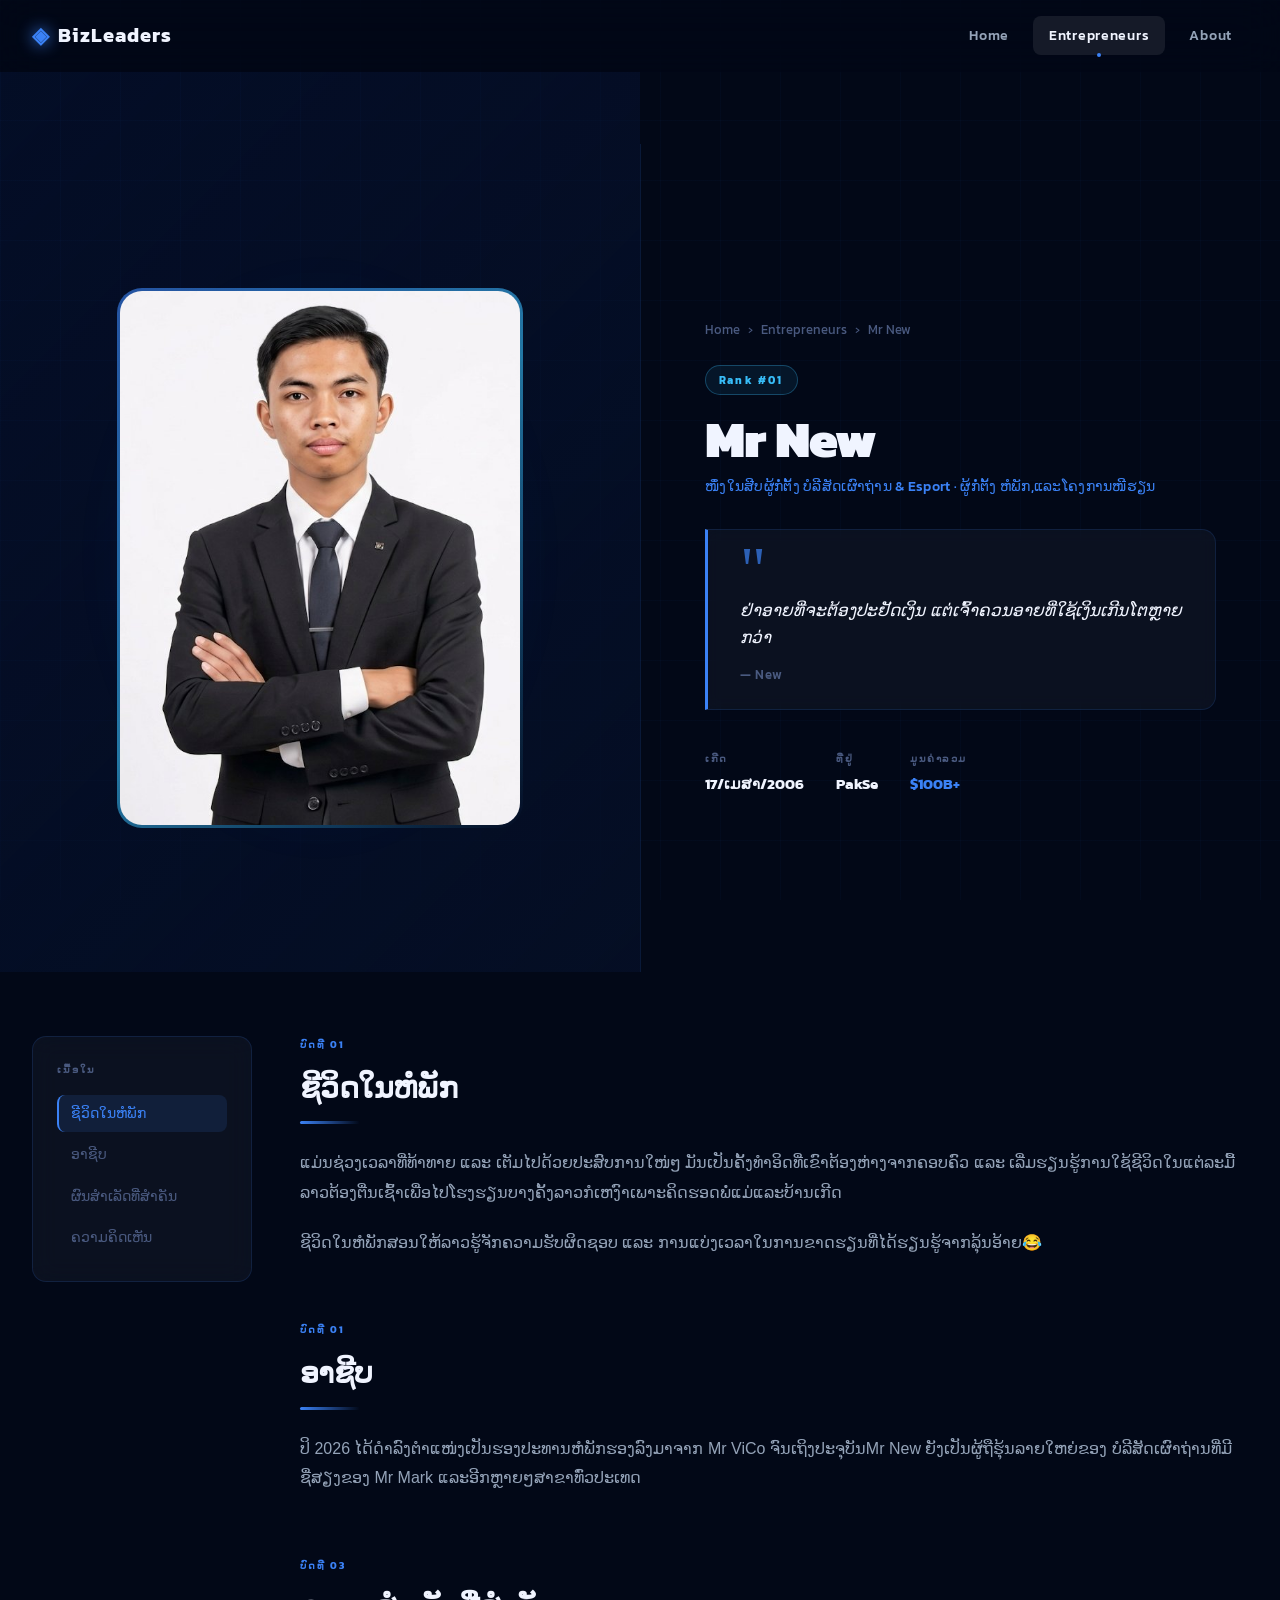
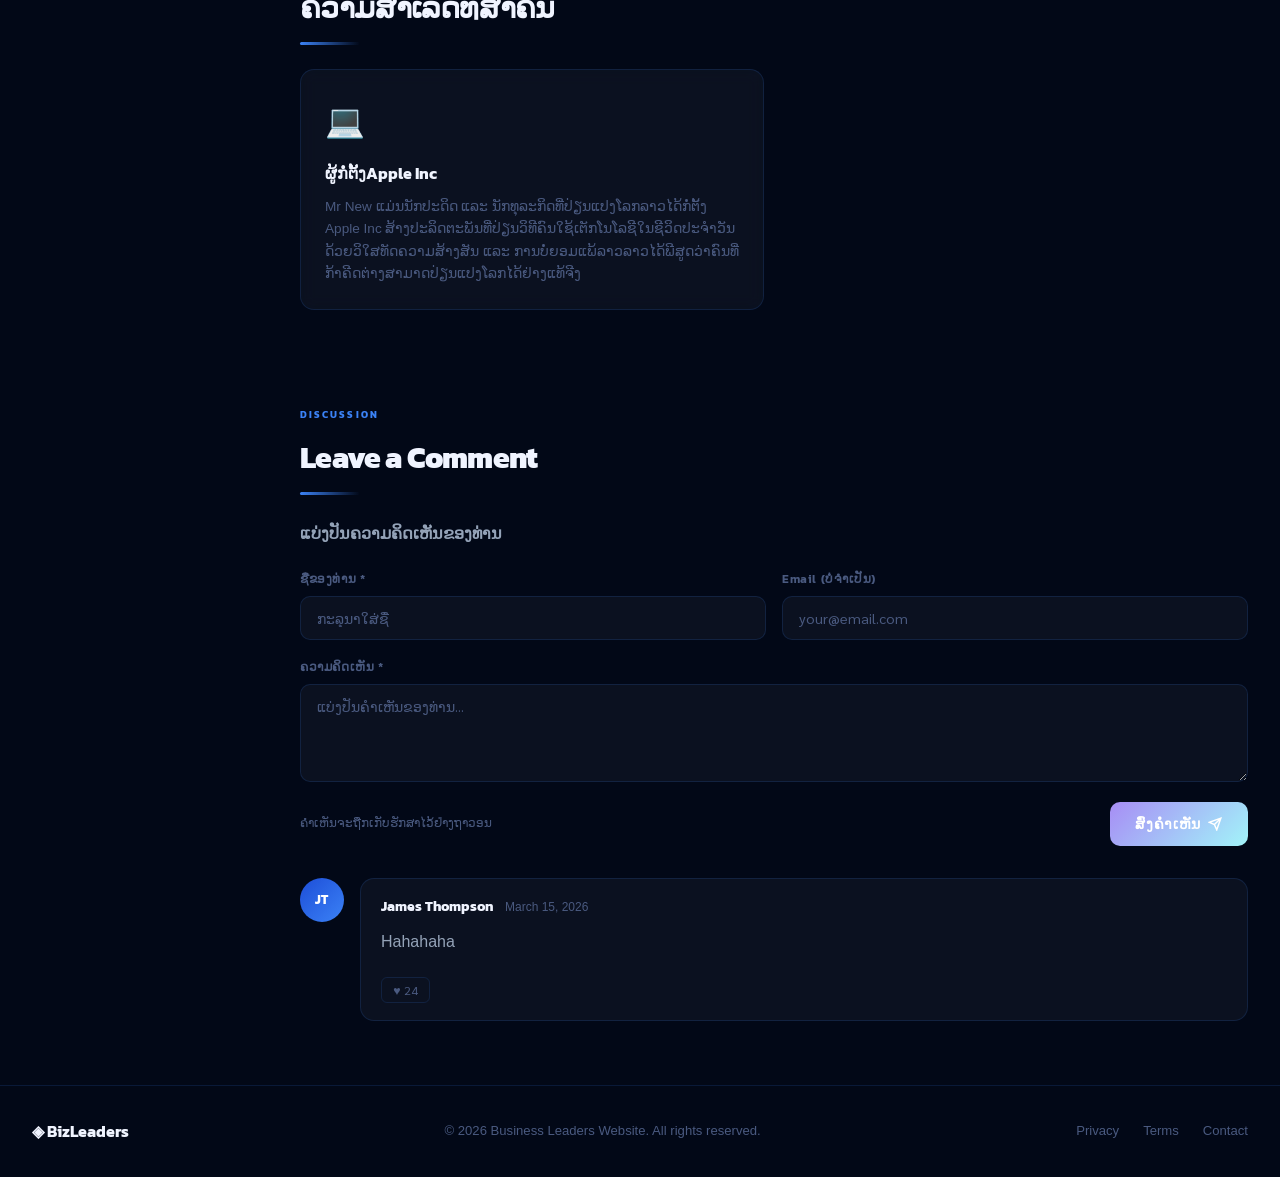
<file: index/New.html>
<!DOCTYPE html>
<html lang="th">
<head>
  <meta charset="UTF-8" />
  <meta name="viewport" content="width=device-width, initial-scale=1.0" />
  <title>Biography — BizLeaders</title>
  <link rel="preconnect" href="https://fonts.googleapis.com" />
  <link rel="preconnect" href="https://fonts.gstatic.com" crossorigin />
  <link href="https://fonts.googleapis.com/css2?family=Kanit:wght@300;400;500;600;700;900&family=Sarabun:wght@300;400;500;600&display=swap" rel="stylesheet" />
  <link rel="stylesheet" href="styles.css" />
</head>
<body>

  <header class="navbar">
    <div class="nav-container">
      <a href="index.html" class="nav-logo">
        <span class="logo-icon">◈</span>
        <span class="logo-text">BizLeaders</span>
      </a>
      <nav class="nav-links">
        <a href="index.html" class="nav-link">Home</a>
        <a href="index.html#trending" class="nav-link active">Entrepreneurs</a>
        <a href="index.html#about" class="nav-link">About</a>
      </nav>
      <button class="nav-hamburger" id="hamburger" aria-label="Menu">
        <span></span><span></span><span></span>
      </button>
    </div>
    <div class="nav-mobile" id="mobileMenu">
      <a href="index.html" class="nav-link">Home</a>
      <a href="index.html#trending" class="nav-link">Entrepreneurs</a>
      <a href="index.html#about" class="nav-link">About</a>
    </div>
  </header>
  <section class="bio-hero">
    <div class="bio-hero-left">
      <div class="bio-portrait-wrap">
        <img
          src="photo/New.jpeg"
          alt="pro fil"
          class="bio-portrait"
          id="bioPortrait"
        />
        <div class="bio-portrait-glow"></div>
        <div class="bio-portrait-frame"></div>
      </div>
    </div>
    <div class="bio-hero-right">
      <div class="bio-breadcrumb">
        <a href="index.html">Home</a>
        <span>›</span>
        <a href="index.html#trending">Entrepreneurs</a>
        <span>›</span>
        <span>Mr New</span>
      </div>
      <div class="bio-rank-badge">Rank #01</div>
      <h1 class="bio-name" id="bioName">Mr New</h1>
      <p class="bio-title" id="bioJobTitle">ໜຶ່ງໃນສີບຜູ້ກໍ່ຕັ້ງ ບໍລີສັດເຜົາຖ່ານ & Esport · ຜູ້ກໍ່ຕັ້ງ ຫໍພັກ,ແລະໂຄງການໜີຮຽນ</p>
      <blockquote class="bio-quote">
        <div class="quote-marks">"</div>
        <p id="bioQuote">ຢ່າອາຍທີ່ຈະຕ້ອງປະຢັດເງິນ ແຕ່ເຈົ້າຄວນອາຍທີ່ໃຊ້ເງິນເກີນໂຕຫຼາຍກວ່າ
        </p>
        <footer class="quote-attr">— New</footer>
      </blockquote>

      <div class="bio-meta-row">
        <div class="bio-meta-item">
          <span class="meta-label">ເກີດ</span>
          <span class="meta-value">17/ເມສາ/2006</span>
        </div>
        <div class="bio-meta-item">
          <span class="meta-label">ທີ່ຢູ່</span>
          <span class="meta-value">PakSe</span>
        </div>
        <div class="bio-meta-item">
          <span class="meta-label">ມູນຄ່າລວມ</span>
          <span class="meta-value accent">$100B+</span>
        </div>
      </div>
    </div>
  </section>
  <section class="bio-content">
    <div class="bio-container">

      <!-- Sidebar / TOC -->
      <aside class="bio-toc">
        <div class="toc-glass">
          <div class="toc-label">ເນື້ອໃນ</div>
          <ul class="toc-list">
            <li><a href="#early-life" class="toc-link active">ຊີວິດໃນຫໍພັກ</a></li>
            <li><a href="#career" class="toc-link">ອາຊີບ</a></li>
            <li><a href="#achievements" class="toc-link">ຜົນສຳເລັດທີ່ສຳຄັນ</a></li>
            <li><a href="#comments" class="toc-link">ຄວາມຄິດເຫັນ</a></li>
          </ul>
        </div>
      </aside>
      <article class="bio-article">

        <!-- Early Life -->
        <div class="bio-section" id="early-life">
          <div class="bio-section-tag">ບົດທີ 01</div>
          <h2 class="bio-section-title">ຊີວິດໃນຫໍພັກ</h2>
          <div class="bio-divider"></div>
          <p>ແມ່ນຊ່ວງເວລາທີ່ທ້າທາຍ ແລະ ເຕັມໄປດ້ວຍປະສົບການໃໜ່ໆ ມັນເປັນຄັ້ງທຳອິດທີ່ເຂົາຕ້ອງຫ່າງຈາກຄອບຄົວ ແລະ ເລີ່ມຮຽນຮູ້ການໃຊ້ຊີວິດໃນແຕ່ລະມື້ລາວຕ້ອງຕື່ນເຊົ້າເພື່ອໄປໂຮງຮຽນບາງຄັ້ງລາວກໍເຫງົາເພາະຄິດຮອດພໍ່ແມ່ແລະບ້ານເກີດ</p>
          <p>ຊີວິດໃນຫໍພັກສອນໃຫ້ລາວຮູ້ຈັກຄວາມຮັບຜິດຊອບ ແລະ ການແບ່ງເວລາໃນການຂາດຮຽນທີ່ໄດ້ຮຽນຮູ້ຈາກລຸ້ນອ້າຍ😂</p>
        </div>
        <div class="bio-section" id="career">
          <div class="bio-section-tag">ບົດທີ 01</div>
          <h2 class="bio-section-title">ອາຊີບ</h2>
          <div class="bio-divider"></div>
          <p>ປິ 2026 ໄດ້ດຳລົງຕຳແໜ່ງເປັນຮອງປະທານຫໍພັກຮອງລົງມາຈາກ Mr ViCo ຈົນເຖິງປະຈຸບັນMr New ຍັງເປັນຜູ້ຖືຮຸ້ນລາຍໃຫຍ່ຂອງ ບໍລີສັດເຜົາຖ່ານທີ່ມີຊື່ສຽງຂອງ Mr Mark ແລະອີກຫຼາຍໆສາຂາທົ່ວປະເທດ</p>
        </div>
        <div class="bio-section" id="achievements">
          <div class="bio-section-tag">ບົດທີ 03</div>
          <h2 class="bio-section-title">ຄວາມສຳເລັດທີ່ສຳຄັນ</h2>
          <div class="bio-divider">
          </div>
          <div class="achievements-grid">
            <div class="achievement-card">
              <div class="achievement-icon">💻</div>
              <h4>ຜູ້ກໍ່ຕັ້ງApple Inc</h4>
              <p>Mr New ແມ່ນນັກປະດິດ ແລະ ນັກທຸລະກິດທີ່ປ່ຽນແປງໂລກລາວໄດ້ກໍ່ຕັ້ງ Apple Inc ສ້າງປະລິດຕະພັນທີ່ປ່ຽນວິທີຄົນໃຊ້ເຕັກໂນໂລຊີໃນຊີວິດປະຈຳວັນ
                ດ້ວຍວິໃສທັດຄວາມສ້າງສັນ ແລະ ການບໍ່ຍອມແພ້ລາວລາວໄດ້ພີສູດວ່າຄົນທີ່ກ້າຄີດຕ່າງສາມາດປ່ຽນແປງໂລກໄດ້ຢ່າງແທ້ຈີງ
              </p>
            </div>
          </div>
          <p style="margin-top:2rem;"></p>
        </div>

        <!-- Comments -->
        <div class="bio-section" id="comments">
          <div class="bio-section-tag">Discussion</div>
          <h2 class="bio-section-title">Leave a Comment</h2>
          <div class="bio-divider"></div>

          <div class="comments-area">
            <!-- Comment form -->
            <div class="comment-form">
                <p class="form-title">ແບ່ງປັນຄວາມຄິດເຫັນຂອງທ່ານ</p>
             
                <!--
                  profile_id ตั้งค่าให้ตรงกับหน้าที่ใช้
                  เช่น da.html → value="2", หน้าอื่น → value="3" ฯลฯ
                -->
                <input type="hidden" id="profile_name" value="New" />
             
                <div class="form-row">
                  <div class="form-group">
                    <label class="form-label">ຊື່ຂອງທ່ານ *</label>
                    <input type="text" class="form-input" id="commentName" placeholder="ກະລຸນາໃສ່ຊື່" />
                  </div>
                  <div class="form-group">
                    <label class="form-label">Email (ບໍ່ຈຳເປັນ)</label>
                    <input type="email" class="form-input" id="commentEmail" placeholder="your@email.com" />
                  </div>
                </div>
             
                <div class="form-group">
                  <label class="form-label">ຄວາມຄິດເຫັນ *</label>
                  <textarea class="form-textarea" id="commentText" rows="4"
                            placeholder="ແບ່ງປັນຄຳເຫັນຂອງທ່ານ..."></textarea>
                </div>
             
                <div class="form-footer">
                  <span class="form-note">ຄຳເຫັນຈະຖືກເກັບຮັກສາໄວ້ຢ່າງຖາວອນ</span>
                  <button class="btn btn-primary" id="submitComment">
                    ສົ່ງຄຳເຫັນ
                    <svg width="14" height="14" viewBox="0 0 24 24" fill="none"
                         stroke="currentColor" stroke-width="2.5">
                      <path d="M22 2L11 13M22 2l-7 20-4-9-9-4 20-7z"/>
                    </svg>
                  </button>
                </div>
             
                <div class="status-msg" id="statusMsg"></div>
              </div>

            <!-- Existing comments -->
            <div class="comments-list" id="commentsList">
              <div class="comment-item">
                <div class="comment-avatar">JT</div>
                <div class="comment-body">
                  <div class="comment-meta">
                    <span class="comment-author">James Thompson</span>
                    <span class="comment-date">March 15, 2026</span>
                  </div>
                  <p class="comment-text">Hahahaha</p>
                  <div class="comment-actions">
                    <button class="comment-like">♥ 24</button>
                  </div>
                </div>
              </div>
              </div>
            </div>
          </div>
        </div>

      </article>
    </div>
  </section>

  <!-- ===== FOOTER ===== -->
  <footer class="footer">
    <div class="footer-inner">
      <span class="footer-logo">◈ BizLeaders</span>
      <p class="footer-copy">© 2026 Business Leaders Website. All rights reserved.</p>
      <div class="footer-links">
        <a href="#">Privacy</a>
        <a href="#">Terms</a>
        <a href="#">Contact</a>
      </div>
    </div>
  </footer>

  <script>
     const hamburger = document.getElementById('hamburger');
    const mobileMenu = document.getElementById('mobileMenu');
    hamburger.addEventListener('click', () => {
      mobileMenu.classList.toggle('open');
      hamburger.classList.toggle('active');
    });

    document.addEventListener('DOMContentLoaded', () => {
   const commentForm = document.getElementById('submitComment');
   const commentsList = document.getElementById('commentsList');
   const profileName = document.getElementById('profile_name').value;

   // 1. ຟັງຊັນດຶງຂໍ້ມູນຄອມເມັ້ນມາສະແດງ
   const loadComments = async () => {
       try {
           const response = await fetch(`http://127.0.0.1:5000/api/comments?profile_name=${profileName}`);
           const data = await response.json();
           
           commentsList.innerHTML = ''; // ລ້າງຄ່າເກົ່າອອກ
           
           data.forEach(comment => {
               const html = `
                   <div class="comment-item">
                       <div class="comment-avatar">${comment.author.charAt(0).toUpperCase()}</div>
                       <div class="comment-body">
                           <div class="comment-meta">
                               <span class="comment-author">${comment.author}</span>
                               <span class="comment-date">${comment.date}</span>
                           </div>
                           <p class="comment-text">${comment.content}</p>
                       </div>
                   </div>
               `;
               commentsList.insertAdjacentHTML('beforeend', html);
           });
       } catch (err) {
           console.error("Error loading comments:", err);
       }
   };

   // 2. ຟັງຊັນສົ່ງຄອມເມັ້ນໃໝ່
   commentForm.addEventListener('click', async (e) => {
       e.preventDefault();
       
       const author = document.getElementById('commentName').value;
       const email = document.getElementById('commentEmail').value;
       const content = document.getElementById('commentText').value;
       const statusMsg = document.getElementById('statusMsg');

       if (!author || !content) {
           statusMsg.innerText = "ກະລຸນາຕື່ມຂໍ້ມູນໃຫ້ຄົບຖ້ວນ";
           statusMsg.style.color = "red";
           return;
       }

       const commentData = {
           profile_name: profileName,
           author: author,
           email: email,
           content: content
       };

       try {
           const response = await fetch('http://127.0.0.1:5000/api/comments', {
               method: 'POST',
               headers: { 'Content-Type': 'application/json' },
               body: JSON.stringify(commentData)
           });

           if (response.ok) {
               document.getElementById('commentName').value = '';
               document.getElementById('commentText').value = '';
               statusMsg.innerText = "ສົ່ງຄຳຄິດເຫັນສຳເລັດ!";
               statusMsg.style.color = "green";
               loadComments(); // ໂຫຼດລາຍການໃໝ່
           }
       } catch (err) {
           statusMsg.innerText = "ເກີດຂໍ້ຜິດພາດໃນການສົ່ງ";
       }
   });

   // ໂຫຼດຄອມເມັ້ນທັນທີທີ່ເປີດໜ້າເວັບ
   loadComments();
});
</script>
</body>
</html>
</file>
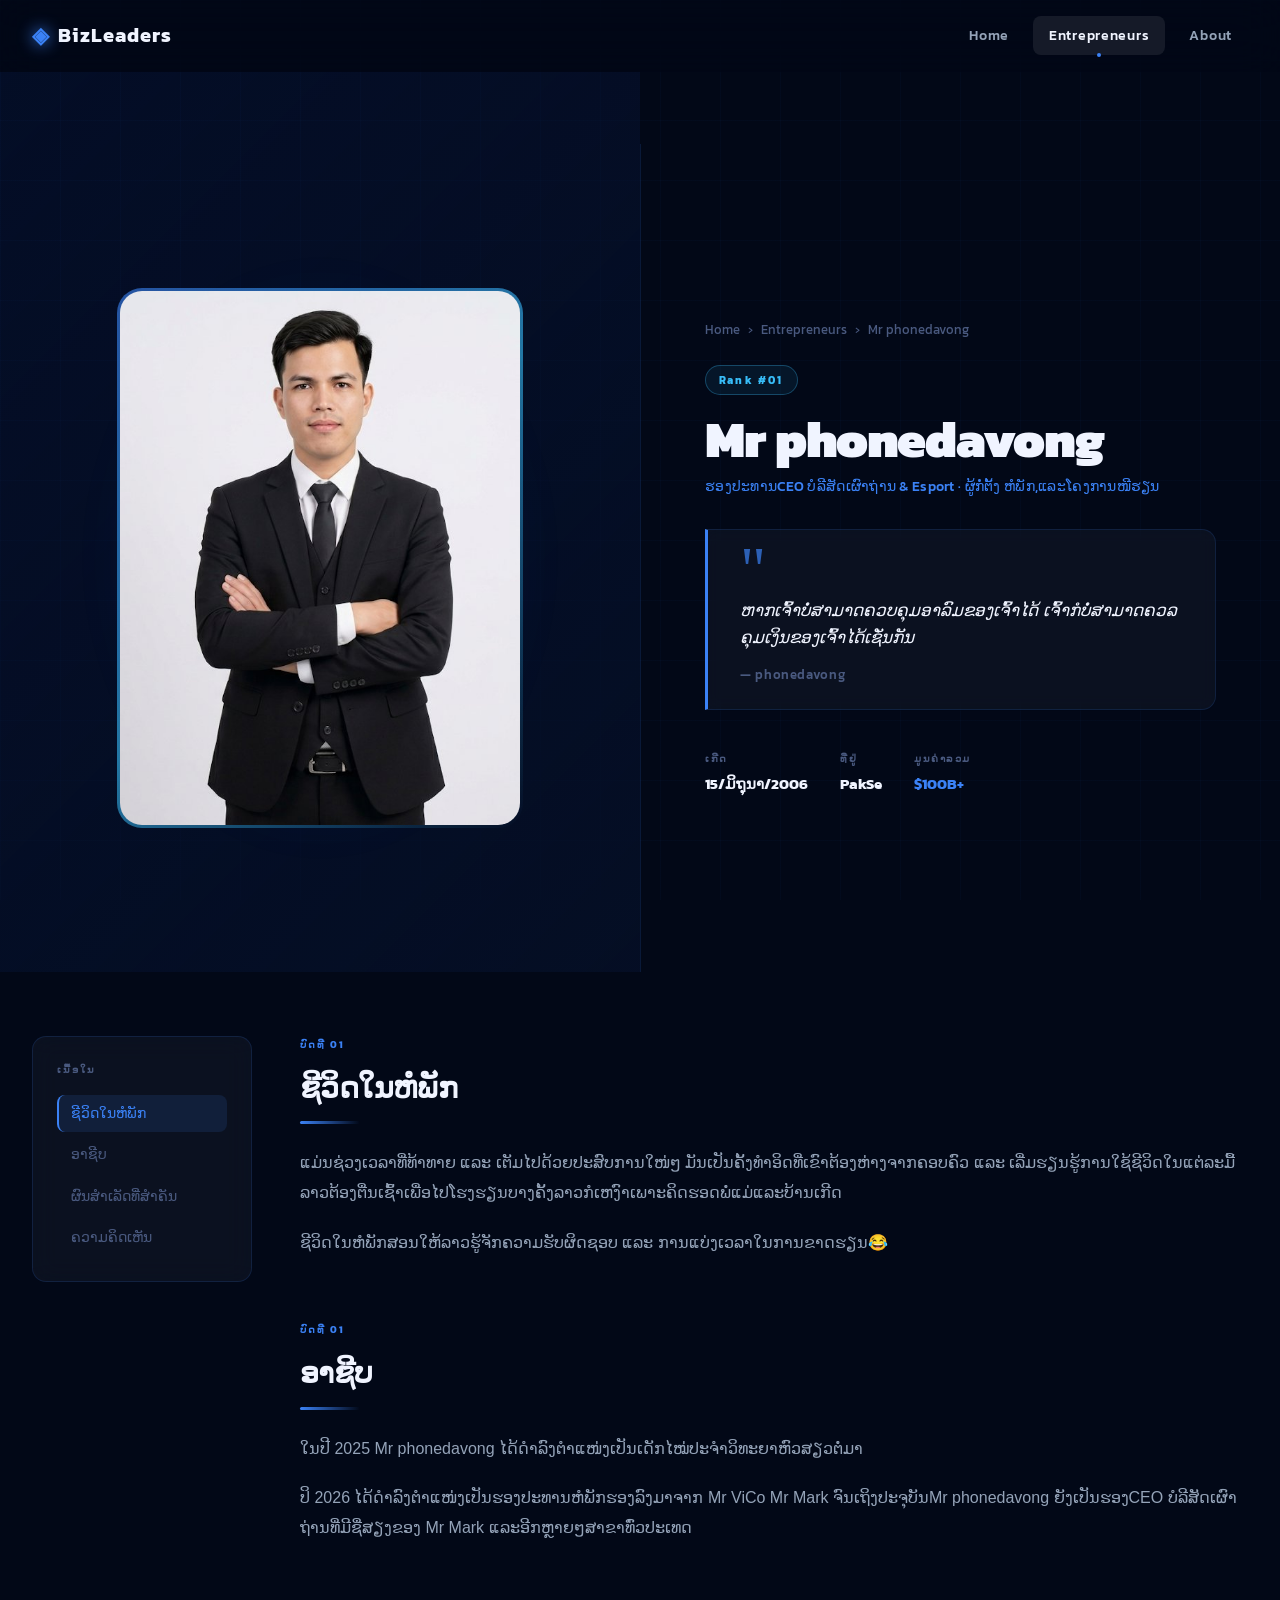
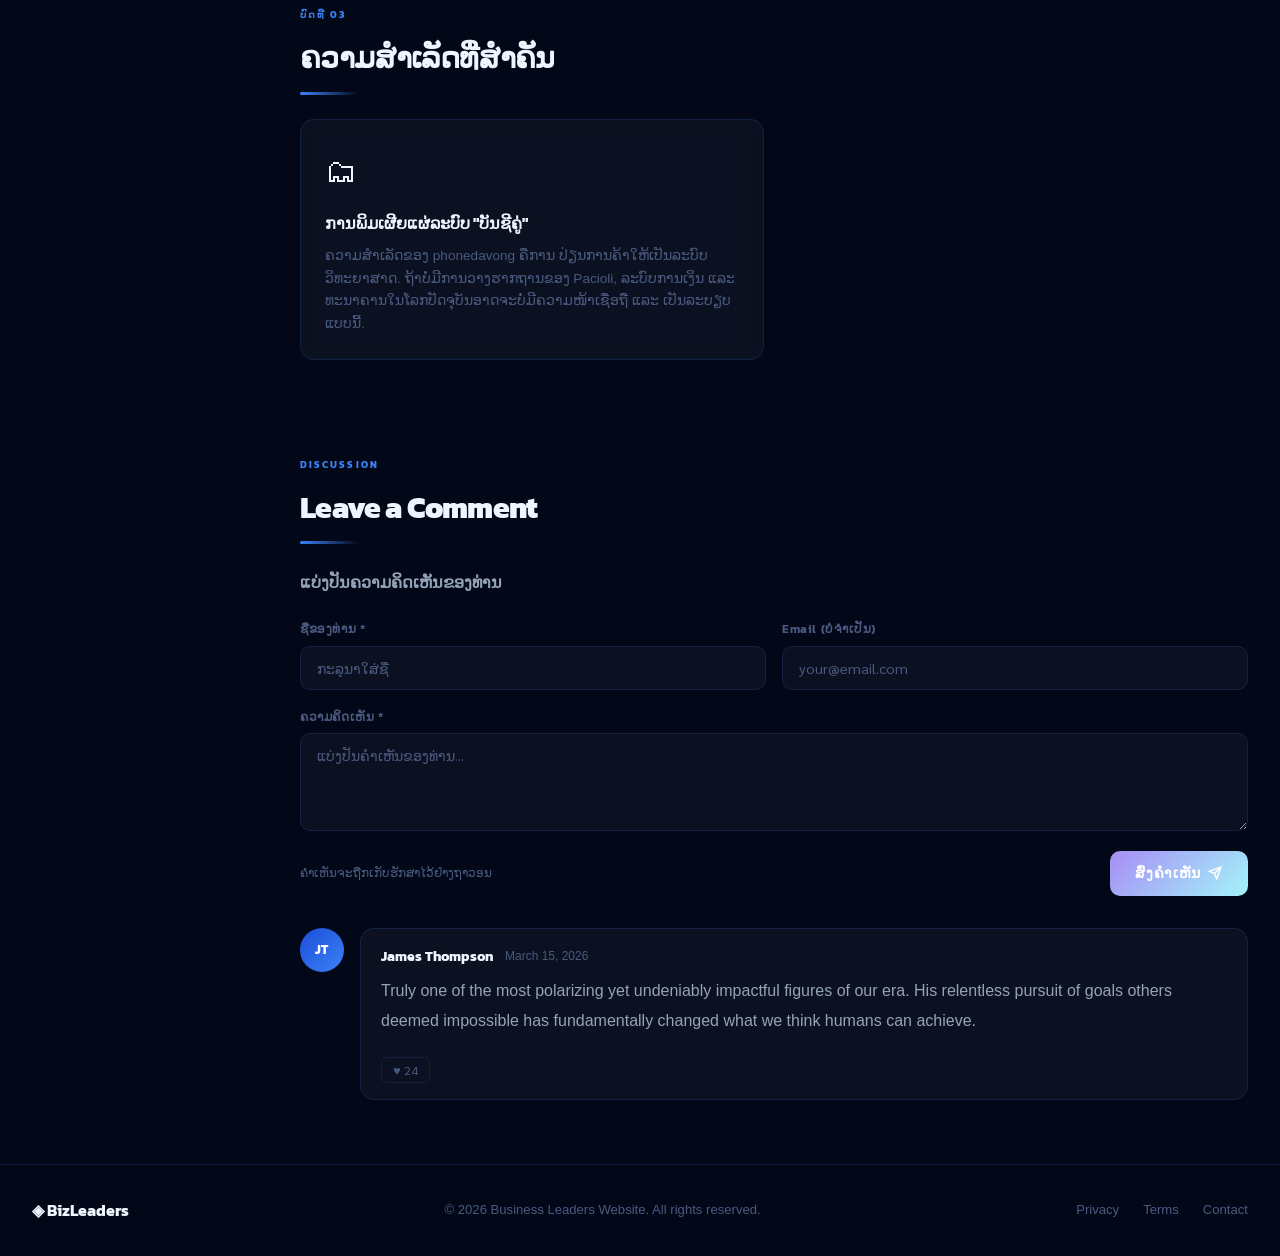
<file: index/phon.html>
<!DOCTYPE html>
<html lang="th">
<head>
  <meta charset="UTF-8" />
  <meta name="viewport" content="width=device-width, initial-scale=1.0" />
  <title>Biography — BizLeaders</title>
  <link rel="preconnect" href="https://fonts.googleapis.com" />
  <link rel="preconnect" href="https://fonts.gstatic.com" crossorigin />
  <link href="https://fonts.googleapis.com/css2?family=Kanit:wght@300;400;500;600;700;900&family=Sarabun:wght@300;400;500;600&display=swap" rel="stylesheet" />
  <link rel="stylesheet" href="styles.css" />
</head>
<body>

  <header class="navbar">
    <div class="nav-container">
      <a href="index.html" class="nav-logo">
        <span class="logo-icon">◈</span>
        <span class="logo-text">BizLeaders</span>
      </a>
      <nav class="nav-links">
        <a href="index.html" class="nav-link">Home</a>
        <a href="index.html#trending" class="nav-link active">Entrepreneurs</a>
        <a href="index.html#about" class="nav-link">About</a>
      </nav>
      <button class="nav-hamburger" id="hamburger" aria-label="Menu">
        <span></span><span></span><span></span>
      </button>
    </div>
    <div class="nav-mobile" id="mobileMenu">
      <a href="index.html" class="nav-link">Home</a>
      <a href="index.html#trending" class="nav-link">Entrepreneurs</a>
      <a href="index.html#about" class="nav-link">About</a>
    </div>
  </header>
  <section class="bio-hero">
    <div class="bio-hero-left">
      <div class="bio-portrait-wrap">
        <img
          src="photo/phon.jpeg"
          alt="pro fil"
          class="bio-portrait"
          id="bioPortrait"
        />
        <div class="bio-portrait-glow"></div>
        <div class="bio-portrait-frame"></div>
      </div>
    </div>
    <div class="bio-hero-right">
      <div class="bio-breadcrumb">
        <a href="index.html">Home</a>
        <span>›</span>
        <a href="index.html#trending">Entrepreneurs</a>
        <span>›</span>
        <span>Mr phonedavong</span>
      </div>
      <div class="bio-rank-badge">Rank #01</div>
      <h1 class="bio-name" id="bioName">Mr phonedavong</h1>
      <p class="bio-title" id="bioJobTitle">ຮອງປະທານCEO ບໍລີສັດເຜົາຖ່ານ & Esport · ຜູ້ກໍ່ຕັ້ງ ຫໍພັກ,ແລະໂຄງການໜີຮຽນ</p>
      <blockquote class="bio-quote">
        <div class="quote-marks">"</div>
        <p id="bioQuote">ຫາກເຈົ້າບໍ່ສາມາດຄວບຄຸມອາລົມຂອງເຈົ້າໄດ້ ເຈົ້າກໍບໍ່ສາມາດຄວລຄຸມເງິນຂອງເຈົ້າໄດ້ເຊັ່ນກັນ
        </p>
        <footer class="quote-attr">— phonedavong</footer>
      </blockquote>

      <div class="bio-meta-row">
        <div class="bio-meta-item">
          <span class="meta-label">ເກີດ</span>
          <span class="meta-value">15/ມິຖຸນາ/2006</span>
        </div>
        <div class="bio-meta-item">
          <span class="meta-label">ທີ່ຢູ່</span>
          <span class="meta-value">PakSe</span>
        </div>
        <div class="bio-meta-item">
          <span class="meta-label">ມູນຄ່າລວມ</span>
          <span class="meta-value accent">$100B+</span>
        </div>
      </div>
    </div>
  </section>
  <section class="bio-content">
    <div class="bio-container">

      <!-- Sidebar / TOC -->
      <aside class="bio-toc">
        <div class="toc-glass">
          <div class="toc-label">ເນື້ອໃນ</div>
          <ul class="toc-list">
            <li><a href="#early-life" class="toc-link active">ຊີວິດໃນຫໍພັກ</a></li>
            <li><a href="#career" class="toc-link">ອາຊີບ</a></li>
            <li><a href="#achievements" class="toc-link">ຜົນສຳເລັດທີ່ສຳຄັນ</a></li>
            <li><a href="#comments" class="toc-link">ຄວາມຄິດເຫັນ</a></li>
          </ul>
        </div>
      </aside>
      <article class="bio-article">

        <!-- Early Life -->
        <div class="bio-section" id="early-life">
          <div class="bio-section-tag">ບົດທີ 01</div>
          <h2 class="bio-section-title">ຊີວິດໃນຫໍພັກ</h2>
          <div class="bio-divider"></div>
          <p>ແມ່ນຊ່ວງເວລາທີ່ທ້າທາຍ ແລະ ເຕັມໄປດ້ວຍປະສົບການໃໜ່ໆ ມັນເປັນຄັ້ງທຳອິດທີ່ເຂົາຕ້ອງຫ່າງຈາກຄອບຄົວ ແລະ ເລີ່ມຮຽນຮູ້ການໃຊ້ຊີວິດໃນແຕ່ລະມື້ລາວຕ້ອງຕື່ນເຊົ້າເພື່ອໄປໂຮງຮຽນບາງຄັ້ງລາວກໍເຫງົາເພາະຄິດຮອດພໍ່ແມ່ແລະບ້ານເກີດ</p>
          <p>ຊີວິດໃນຫໍພັກສອນໃຫ້ລາວຮູ້ຈັກຄວາມຮັບຜິດຊອບ ແລະ ການແບ່ງເວລາໃນການຂາດຮຽນ😂</p>
        </div>
        <div class="bio-section" id="career">
          <div class="bio-section-tag">ບົດທີ 01</div>
          <h2 class="bio-section-title">ອາຊີບ</h2>
          <div class="bio-divider"></div>
          <p>ໃນປີ 2025 Mr phonedavong ໄດ້ດຳລົງຕຳແໜ່ງເປັນເດັກໄໝ່ປະຈຳວິທະຍາຫົວສຽວຕໍ່ມາ</p>
        
          <p>ປິ 2026 ໄດ້ດຳລົງຕຳແໜ່ງເປັນຮອງປະທານຫໍພັກຮອງລົງມາຈາກ Mr ViCo Mr Mark ຈົນເຖິງປະຈຸບັນMr phonedavong ຍັງເປັນຮອງCEO ບໍລີສັດເຜົາຖ່ານທີ່ມີຊື່ສຽງຂອງ Mr Mark ແລະອີກຫຼາຍໆສາຂາທົ່ວປະເທດ</p>
        </div>
        <div class="bio-section" id="achievements">
          <div class="bio-section-tag">ບົດທີ 03</div>
          <h2 class="bio-section-title">ຄວາມສຳເລັດທີ່ສຳຄັນ</h2>
          <div class="bio-divider">
          </div>
          <div class="achievements-grid">
            <div class="achievement-card">
              <div class="achievement-icon">🗂</div>
              <h4>ການພິມເຜີຍແຜ່ລະບົບ "ບັນຊີຄູ່"</h4>
              <p>ຄວາມສຳເລັດຂອງ phonedavong ຄືການ ປ່ຽນການຄ້າໃຫ້ເປັນລະບົບວິທະຍາສາດ. ຖ້າບໍ່ມີການວາງຮາກຖານຂອງ Pacioli, ລະບົບການເງິນ ແລະ ທະນາຄານໃນໂລກປັດຈຸບັນອາດຈະບໍ່ມີຄວາມໜ້າເຊື່ອຖື ແລະ ເປັນລະບຽບແບບນີ້.</p>
            </div>
          </div>
          <p style="margin-top:2rem;"></p>
        </div>

        <!-- Comments -->
        <div class="bio-section" id="comments">
          <div class="bio-section-tag">Discussion</div>
          <h2 class="bio-section-title">Leave a Comment</h2>
          <div class="bio-divider"></div>

          <div class="comments-area">
            <!-- Comment form -->
            <div class="comment-form">
                <p class="form-title">ແບ່ງປັນຄວາມຄິດເຫັນຂອງທ່ານ</p>
             
                <!--
                  profile_id ตั้งค่าให้ตรงกับหน้าที่ใช้
                  เช่น da.html → value="2", หน้าอื่น → value="3" ฯลฯ
                -->
                <input type="hidden" id="profile_name" value="phon" />
             
                <div class="form-row">
                  <div class="form-group">
                    <label class="form-label">ຊື່ຂອງທ່ານ *</label>
                    <input type="text" class="form-input" id="commentName" placeholder="ກະລຸນາໃສ່ຊື່" />
                  </div>
                  <div class="form-group">
                    <label class="form-label">Email (ບໍ່ຈຳເປັນ)</label>
                    <input type="email" class="form-input" id="commentEmail" placeholder="your@email.com" />
                  </div>
                </div>
             
                <div class="form-group">
                  <label class="form-label">ຄວາມຄິດເຫັນ *</label>
                  <textarea class="form-textarea" id="commentText" rows="4"
                            placeholder="ແບ່ງປັນຄຳເຫັນຂອງທ່ານ..."></textarea>
                </div>
             
                <div class="form-footer">
                  <span class="form-note">ຄຳເຫັນຈະຖືກເກັບຮັກສາໄວ້ຢ່າງຖາວອນ</span>
                  <button class="btn btn-primary" id="submitComment">
                    ສົ່ງຄຳເຫັນ
                    <svg width="14" height="14" viewBox="0 0 24 24" fill="none"
                         stroke="currentColor" stroke-width="2.5">
                      <path d="M22 2L11 13M22 2l-7 20-4-9-9-4 20-7z"/>
                    </svg>
                  </button>
                </div>
             
                <div class="status-msg" id="statusMsg"></div>
              </div>

            <!-- Existing comments -->
            <div class="comments-list" id="commentsList">
              <div class="comment-item">
                <div class="comment-avatar">JT</div>
                <div class="comment-body">
                  <div class="comment-meta">
                    <span class="comment-author">James Thompson</span>
                    <span class="comment-date">March 15, 2026</span>
                  </div>
                  <p class="comment-text">Truly one of the most polarizing yet undeniably impactful figures of our era. His relentless pursuit of goals others deemed impossible has fundamentally changed what we think humans can achieve.</p>
                  <div class="comment-actions">
                    <button class="comment-like">♥ 24</button>
                  </div>
                </div>
              </div>
              </div>
            </div>
          </div>
        </div>

      </article>
    </div>
  </section>

  <!-- ===== FOOTER ===== -->
  <footer class="footer">
    <div class="footer-inner">
      <span class="footer-logo">◈ BizLeaders</span>
      <p class="footer-copy">© 2026 Business Leaders Website. All rights reserved.</p>
      <div class="footer-links">
        <a href="#">Privacy</a>
        <a href="#">Terms</a>
        <a href="#">Contact</a>
      </div>
    </div>
  </footer>
  <script>
     const hamburger = document.getElementById('hamburger');
    const mobileMenu = document.getElementById('mobileMenu');
    hamburger.addEventListener('click', () => {
      mobileMenu.classList.toggle('open');
      hamburger.classList.toggle('active');
    });

    document.addEventListener('DOMContentLoaded', () => {
   const commentForm = document.getElementById('submitComment');
   const commentsList = document.getElementById('commentsList');
   const profileName = document.getElementById('profile_name').value;

   // 1. ຟັງຊັນດຶງຂໍ້ມູນຄອມເມັ້ນມາສະແດງ
   const loadComments = async () => {
       try {
           const response = await fetch(`http://127.0.0.1:5000/api/comments?profile_name=${profileName}`);
           const data = await response.json();
           
           commentsList.innerHTML = ''; // ລ້າງຄ່າເກົ່າອອກ
           
           data.forEach(comment => {
               const html = `
                   <div class="comment-item">
                       <div class="comment-avatar">${comment.author.charAt(0).toUpperCase()}</div>
                       <div class="comment-body">
                           <div class="comment-meta">
                               <span class="comment-author">${comment.author}</span>
                               <span class="comment-date">${comment.date}</span>
                           </div>
                           <p class="comment-text">${comment.content}</p>
                       </div>
                   </div>
               `;
               commentsList.insertAdjacentHTML('beforeend', html);
           });
       } catch (err) {
           console.error("Error loading comments:", err);
       }
   };

   // 2. ຟັງຊັນສົ່ງຄອມເມັ້ນໃໝ່
   commentForm.addEventListener('click', async (e) => {
       e.preventDefault();
       
       const author = document.getElementById('commentName').value;
       const email = document.getElementById('commentEmail').value;
       const content = document.getElementById('commentText').value;
       const statusMsg = document.getElementById('statusMsg');

       if (!author || !content) {
           statusMsg.innerText = "ກະລຸນາຕື່ມຂໍ້ມູນໃຫ້ຄົບຖ້ວນ";
           statusMsg.style.color = "red";
           return;
       }

       const commentData = {
           profile_name: profileName,
           author: author,
           email: email,
           content: content
       };

       try {
           const response = await fetch('http://127.0.0.1:5000/api/comments', {
               method: 'POST',
               headers: { 'Content-Type': 'application/json' },
               body: JSON.stringify(commentData)
           });

           if (response.ok) {
               document.getElementById('commentName').value = '';
               document.getElementById('commentText').value = '';
               statusMsg.innerText = "ສົ່ງຄຳຄິດເຫັນສຳເລັດ!";
               statusMsg.style.color = "green";
               loadComments(); // ໂຫຼດລາຍການໃໝ່
           }
       } catch (err) {
           statusMsg.innerText = "ເກີດຂໍ້ຜິດພາດໃນການສົ່ງ";
       }
   });

   // ໂຫຼດຄອມເມັ້ນທັນທີທີ່ເປີດໜ້າເວັບ
   loadComments();
});
</script>
  </body>
</html>
</file>
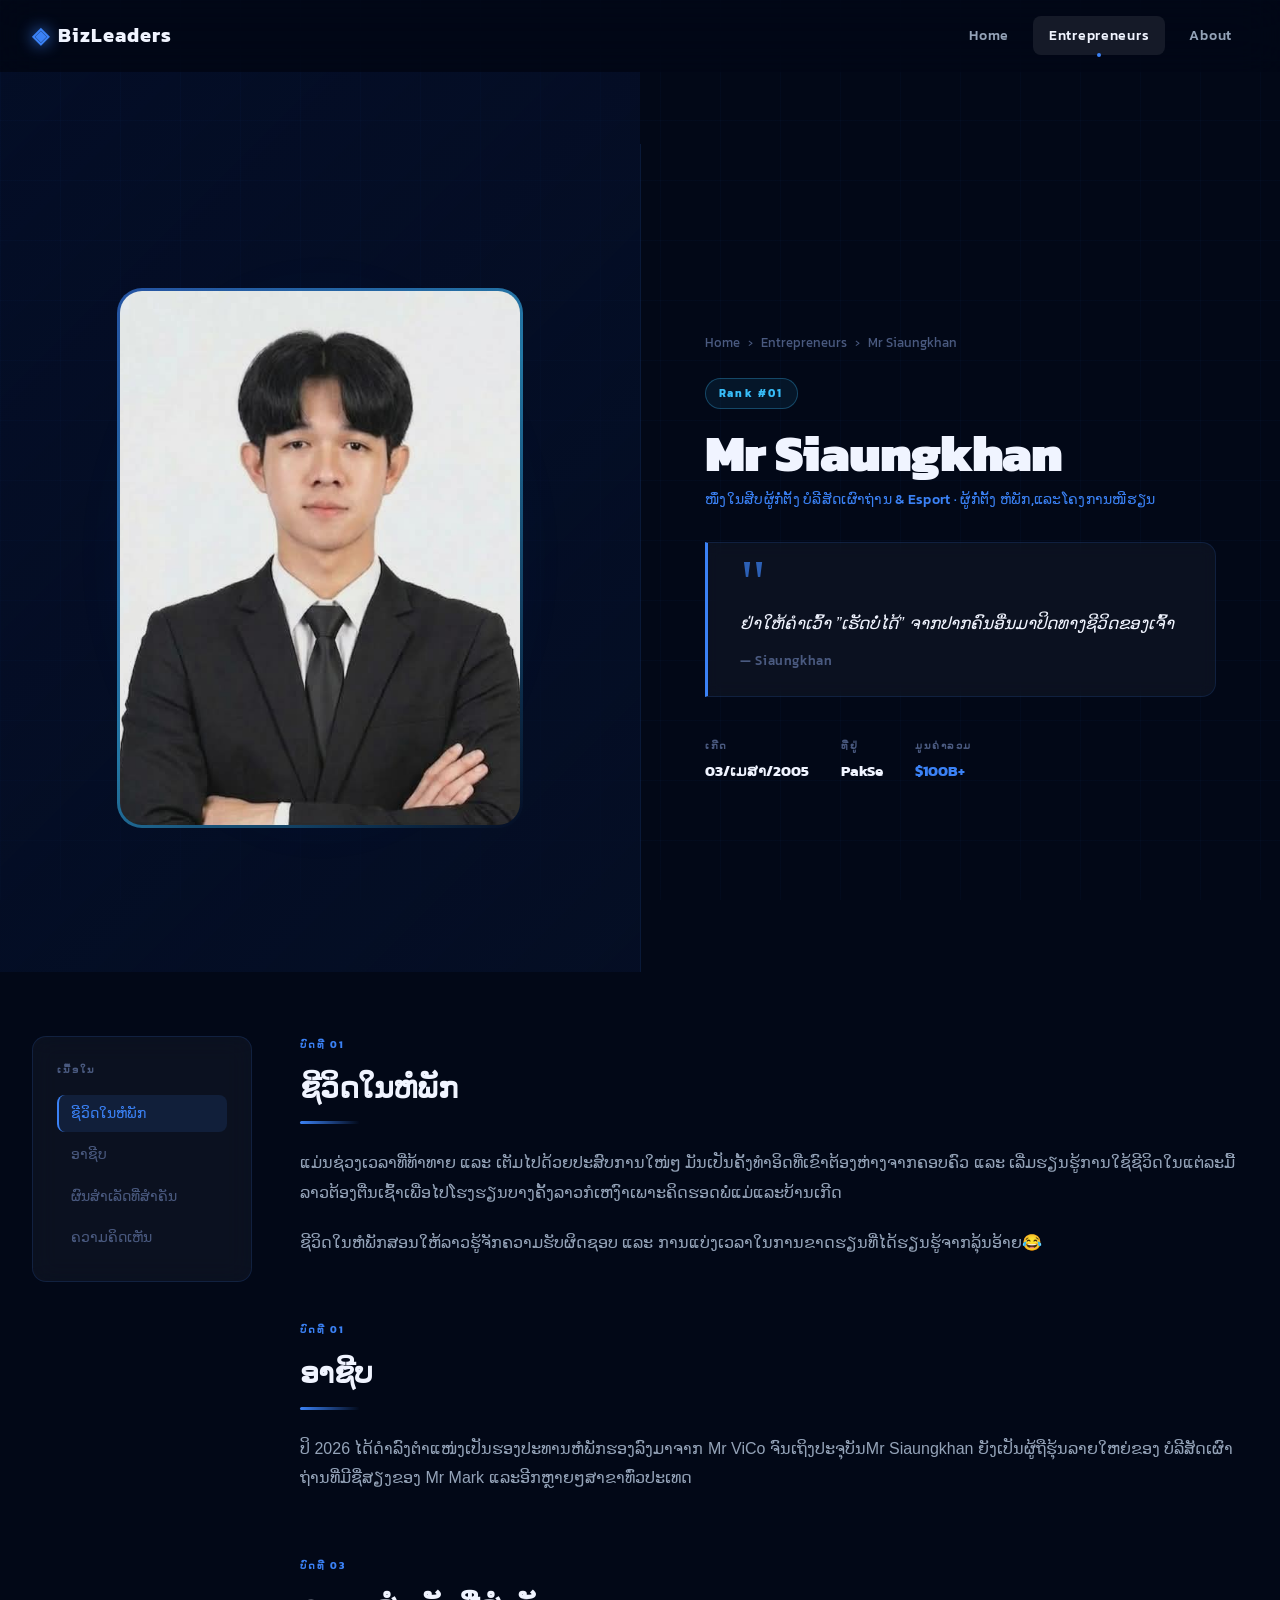
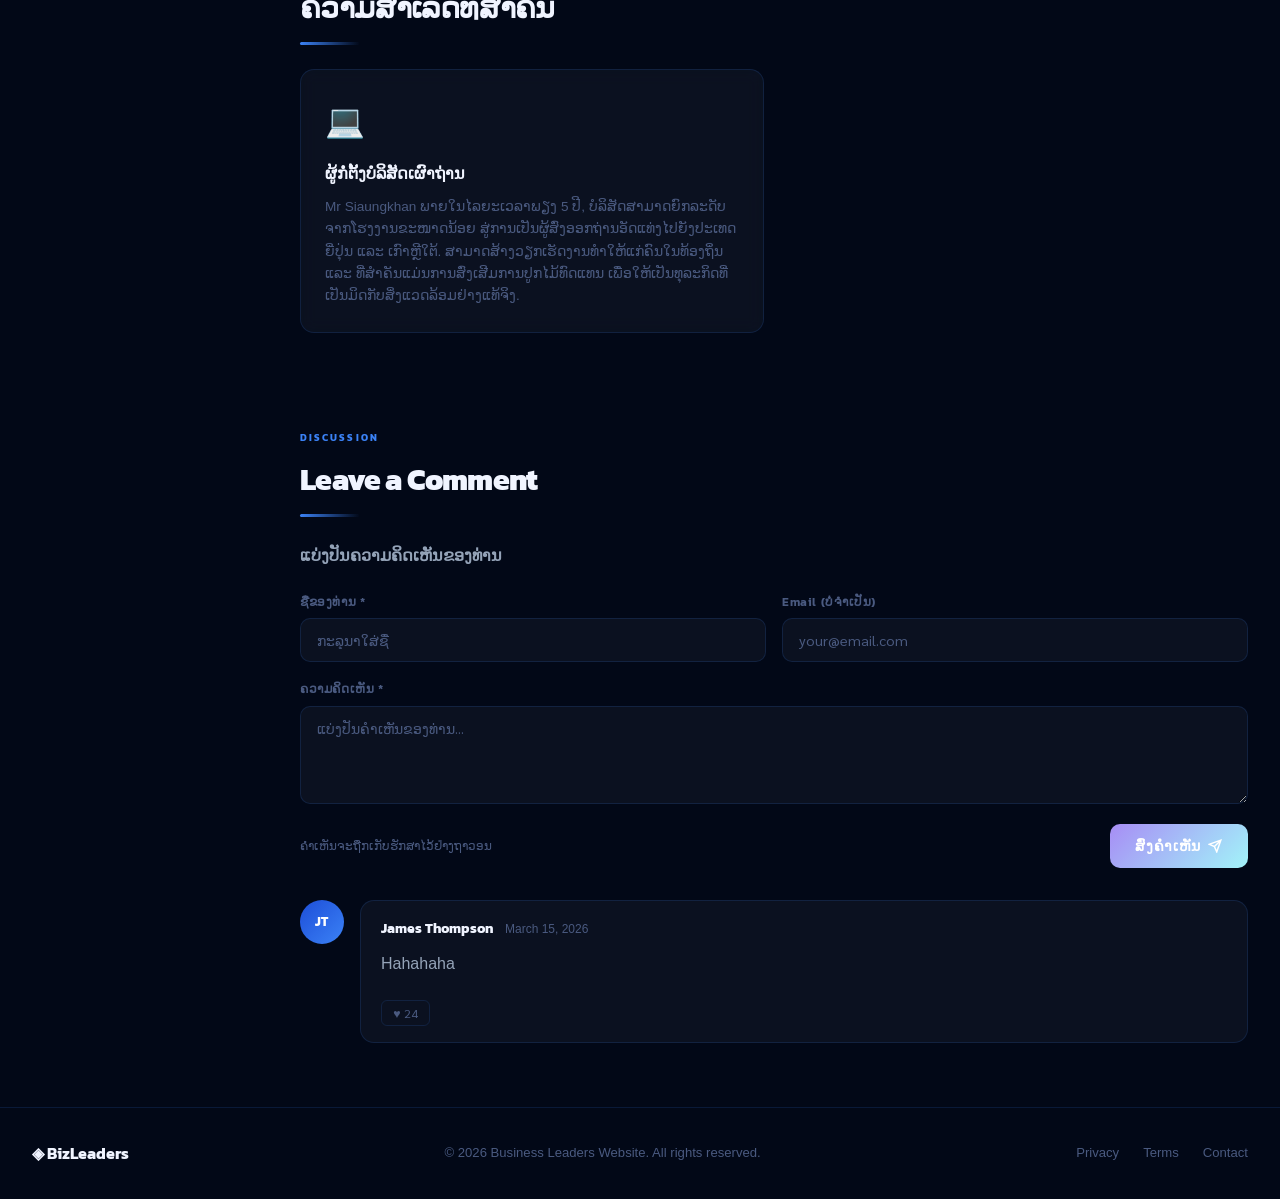
<file: index/sam.html>
<!DOCTYPE html>
<html lang="th">
<head>
  <meta charset="UTF-8" />
  <meta name="viewport" content="width=device-width, initial-scale=1.0" />
  <title>Biography — BizLeaders</title>
  <link rel="preconnect" href="https://fonts.googleapis.com" />
  <link rel="preconnect" href="https://fonts.gstatic.com" crossorigin />
  <link href="https://fonts.googleapis.com/css2?family=Kanit:wght@300;400;500;600;700;900&family=Sarabun:wght@300;400;500;600&display=swap" rel="stylesheet" />
  <link rel="stylesheet" href="styles.css" />
</head>
<body>

  <header class="navbar">
    <div class="nav-container">
      <a href="index.html" class="nav-logo">
        <span class="logo-icon">◈</span>
        <span class="logo-text">BizLeaders</span>
      </a>
      <nav class="nav-links">
        <a href="index.html" class="nav-link">Home</a>
        <a href="index.html#trending" class="nav-link active">Entrepreneurs</a>
        <a href="index.html#about" class="nav-link">About</a>
      </nav>
      <button class="nav-hamburger" id="hamburger" aria-label="Menu">
        <span></span><span></span><span></span>
      </button>
    </div>
    <div class="nav-mobile" id="mobileMenu">
      <a href="index.html" class="nav-link">Home</a>
      <a href="index.html#trending" class="nav-link">Entrepreneurs</a>
      <a href="index.html#about" class="nav-link">About</a>
    </div>
  </header>
  <section class="bio-hero">
    <div class="bio-hero-left">
      <div class="bio-portrait-wrap">
        <img
          src="photo/sam.jpeg"
          alt="pro fil"
          class="bio-portrait"
          id="bioPortrait"
        />
        <div class="bio-portrait-glow"></div>
        <div class="bio-portrait-frame"></div>
      </div>
    </div>
    <div class="bio-hero-right">
      <div class="bio-breadcrumb">
        <a href="index.html">Home</a>
        <span>›</span>
        <a href="index.html#trending">Entrepreneurs</a>
        <span>›</span>
        <span>Mr Siaungkhan</span>
      </div>
      <div class="bio-rank-badge">Rank #01</div>
      <h1 class="bio-name" id="bioName">Mr Siaungkhan</h1>
      <p class="bio-title" id="bioJobTitle">ໜຶ່ງໃນສີບຜູ້ກໍ່ຕັ້ງ ບໍລີສັດເຜົາຖ່ານ & Esport · ຜູ້ກໍ່ຕັ້ງ ຫໍພັກ,ແລະໂຄງການໜີຮຽນ</p>
      <blockquote class="bio-quote">
        <div class="quote-marks">"</div>
        <p id="bioQuote">ຢ່າໃຫ້ຄຳເວົ້າ ”ເຮັດບໍ່ໄດ້” ຈາກປາກຄົນອື່ນມາປິດທາງຊີວິດຂອງເຈົ້າ
        </p>
        <footer class="quote-attr">— Siaungkhan</footer>
      </blockquote>

      <div class="bio-meta-row">
        <div class="bio-meta-item">
          <span class="meta-label">ເກີດ</span>
          <span class="meta-value">03/ເມສາ/2005</span>
        </div>
        <div class="bio-meta-item">
          <span class="meta-label">ທີ່ຢູ່</span>
          <span class="meta-value">PakSe</span>
        </div>
        <div class="bio-meta-item">
          <span class="meta-label">ມູນຄ່າລວມ</span>
          <span class="meta-value accent">$100B+</span>
        </div>
      </div>
    </div>
  </section>
  <section class="bio-content">
    <div class="bio-container">

      <!-- Sidebar / TOC -->
      <aside class="bio-toc">
        <div class="toc-glass">
          <div class="toc-label">ເນື້ອໃນ</div>
          <ul class="toc-list">
            <li><a href="#early-life" class="toc-link active">ຊີວິດໃນຫໍພັກ</a></li>
            <li><a href="#career" class="toc-link">ອາຊີບ</a></li>
            <li><a href="#achievements" class="toc-link">ຜົນສຳເລັດທີ່ສຳຄັນ</a></li>
            <li><a href="#comments" class="toc-link">ຄວາມຄິດເຫັນ</a></li>
          </ul>
        </div>
      </aside>
      <article class="bio-article">

        <!-- Early Life -->
        <div class="bio-section" id="early-life">
          <div class="bio-section-tag">ບົດທີ 01</div>
          <h2 class="bio-section-title">ຊີວິດໃນຫໍພັກ</h2>
          <div class="bio-divider"></div>
          <p>ແມ່ນຊ່ວງເວລາທີ່ທ້າທາຍ ແລະ ເຕັມໄປດ້ວຍປະສົບການໃໜ່ໆ ມັນເປັນຄັ້ງທຳອິດທີ່ເຂົາຕ້ອງຫ່າງຈາກຄອບຄົວ ແລະ ເລີ່ມຮຽນຮູ້ການໃຊ້ຊີວິດໃນແຕ່ລະມື້ລາວຕ້ອງຕື່ນເຊົ້າເພື່ອໄປໂຮງຮຽນບາງຄັ້ງລາວກໍເຫງົາເພາະຄິດຮອດພໍ່ແມ່ແລະບ້ານເກີດ</p>
          <p>ຊີວິດໃນຫໍພັກສອນໃຫ້ລາວຮູ້ຈັກຄວາມຮັບຜິດຊອບ ແລະ ການແບ່ງເວລາໃນການຂາດຮຽນທີ່ໄດ້ຮຽນຮູ້ຈາກລຸ້ນອ້າຍ😂</p>
        </div>
        <div class="bio-section" id="career">
          <div class="bio-section-tag">ບົດທີ 01</div>
          <h2 class="bio-section-title">ອາຊີບ</h2>
          <div class="bio-divider"></div>
          <p></p>
          <p></p>
          <p>ປິ 2026 ໄດ້ດຳລົງຕຳແໜ່ງເປັນຮອງປະທານຫໍພັກຮອງລົງມາຈາກ Mr ViCo ຈົນເຖິງປະຈຸບັນMr Siaungkhan ຍັງເປັນຜູ້ຖືຮຸ້ນລາຍໃຫຍ່ຂອງ ບໍລີສັດເຜົາຖ່ານທີ່ມີຊື່ສຽງຂອງ Mr Mark ແລະອີກຫຼາຍໆສາຂາທົ່ວປະເທດ</p>
        </div>
        <div class="bio-section" id="achievements">
          <div class="bio-section-tag">ບົດທີ 03</div>
          <h2 class="bio-section-title">ຄວາມສຳເລັດທີ່ສຳຄັນ</h2>
          <div class="bio-divider">
          </div>
          <div class="achievements-grid">
            <div class="achievement-card">
              <div class="achievement-icon">💻</div>
              <h4>ຜູ້ກໍ່ຕັ້ງບໍລິສັດເຜົາຖ່ານ</h4>
              <p>Mr Siaungkhan ພາຍໃນໄລຍະເວລາພຽງ 5 ປີ, ບໍລິສັດສາມາດຍົກລະດັບຈາກໂຮງງານຂະໜາດນ້ອຍ ສູ່ການເປັນຜູ້ສົ່ງອອກຖ່ານອັດແທ່ງໄປຍັງປະເທດຍີ່ປຸ່ນ ແລະ ເກົາຫຼີໃຕ້. ສາມາດສ້າງວຽກເຮັດງານທຳໃຫ້ແກ່ຄົນໃນທ້ອງຖິ່ນ ແລະ ທີ່ສຳຄັນແມ່ນການສົ່ງເສີມການປູກໄມ້ທົດແທນ ເພື່ອໃຫ້ເປັນທຸລະກິດທີ່ເປັນມິດກັບສິ່ງແວດລ້ອມຢ່າງແທ້ຈິງ.</p>
            </div>
          </div>
          <p style="margin-top:2rem;"></p>
        </div>

        <!-- Comments -->
        <div class="bio-section" id="comments">
          <div class="bio-section-tag">Discussion</div>
          <h2 class="bio-section-title">Leave a Comment</h2>
          <div class="bio-divider"></div>

          <div class="comments-area">
            <!-- Comment form -->
            <div class="comment-form">
                <p class="form-title">ແບ່ງປັນຄວາມຄິດເຫັນຂອງທ່ານ</p>
             
                <!--
                  profile_id ตั้งค่าให้ตรงกับหน้าที่ใช้
                  เช่น da.html → value="2", หน้าอื่น → value="3" ฯลฯ
                -->
                <input type="hidden" id="profile_name" value="sam" />
             
                <div class="form-row">
                  <div class="form-group">
                    <label class="form-label">ຊື່ຂອງທ່ານ *</label>
                    <input type="text" class="form-input" id="commentName" placeholder="ກະລຸນາໃສ່ຊື່" />
                  </div>
                  <div class="form-group">
                    <label class="form-label">Email (ບໍ່ຈຳເປັນ)</label>
                    <input type="email" class="form-input" id="commentEmail" placeholder="your@email.com" />
                  </div>
                </div>
             
                <div class="form-group">
                  <label class="form-label">ຄວາມຄິດເຫັນ *</label>
                  <textarea class="form-textarea" id="commentText" rows="4"
                            placeholder="ແບ່ງປັນຄຳເຫັນຂອງທ່ານ..."></textarea>
                </div>
             
                <div class="form-footer">
                  <span class="form-note">ຄຳເຫັນຈະຖືກເກັບຮັກສາໄວ້ຢ່າງຖາວອນ</span>
                  <button class="btn btn-primary" id="submitComment">
                    ສົ່ງຄຳເຫັນ
                    <svg width="14" height="14" viewBox="0 0 24 24" fill="none"
                         stroke="currentColor" stroke-width="2.5">
                      <path d="M22 2L11 13M22 2l-7 20-4-9-9-4 20-7z"/>
                    </svg>
                  </button>
                </div>
             
                <div class="status-msg" id="statusMsg"></div>
              </div>

            <!-- Existing comments -->
            <div class="comments-list" id="commentsList">
              <div class="comment-item">
                <div class="comment-avatar">JT</div>
                <div class="comment-body">
                  <div class="comment-meta">
                    <span class="comment-author">James Thompson</span>
                    <span class="comment-date">March 15, 2026</span>
                  </div>
                  <p class="comment-text">Hahahaha</p>
                  <div class="comment-actions">
                    <button class="comment-like">♥ 24</button>
                  </div>
                </div>
              </div>
              </div>
            </div>
          </div>
        </div>

      </article>
    </div>
  </section>

  <!-- ===== FOOTER ===== -->
  <footer class="footer">
    <div class="footer-inner">
      <span class="footer-logo">◈ BizLeaders</span>
      <p class="footer-copy">© 2026 Business Leaders Website. All rights reserved.</p>
      <div class="footer-links">
        <a href="#">Privacy</a>
        <a href="#">Terms</a>
        <a href="#">Contact</a>
      </div>
    </div>
  </footer>

  <script>
     const hamburger = document.getElementById('hamburger');
    const mobileMenu = document.getElementById('mobileMenu');
    hamburger.addEventListener('click', () => {
      mobileMenu.classList.toggle('open');
      hamburger.classList.toggle('active');
    });

    document.addEventListener('DOMContentLoaded', () => {
   const commentForm = document.getElementById('submitComment');
   const commentsList = document.getElementById('commentsList');
   const profileName = document.getElementById('profile_name').value;

   // 1. ຟັງຊັນດຶງຂໍ້ມູນຄອມເມັ້ນມາສະແດງ
   const loadComments = async () => {
       try {
           const response = await fetch(`http://127.0.0.1:5000/api/comments?profile_name=${profileName}`);
           const data = await response.json();
           
           commentsList.innerHTML = ''; // ລ້າງຄ່າເກົ່າອອກ
           
           data.forEach(comment => {
               const html = `
                   <div class="comment-item">
                       <div class="comment-avatar">${comment.author.charAt(0).toUpperCase()}</div>
                       <div class="comment-body">
                           <div class="comment-meta">
                               <span class="comment-author">${comment.author}</span>
                               <span class="comment-date">${comment.date}</span>
                           </div>
                           <p class="comment-text">${comment.content}</p>
                       </div>
                   </div>
               `;
               commentsList.insertAdjacentHTML('beforeend', html);
           });
       } catch (err) {
           console.error("Error loading comments:", err);
       }
   };

   // 2. ຟັງຊັນສົ່ງຄອມເມັ້ນໃໝ່
   commentForm.addEventListener('click', async (e) => {
       e.preventDefault();
       
       const author = document.getElementById('commentName').value;
       const email = document.getElementById('commentEmail').value;
       const content = document.getElementById('commentText').value;
       const statusMsg = document.getElementById('statusMsg');

       if (!author || !content) {
           statusMsg.innerText = "ກະລຸນາຕື່ມຂໍ້ມູນໃຫ້ຄົບຖ້ວນ";
           statusMsg.style.color = "red";
           return;
       }

       const commentData = {
           profile_name: profileName,
           author: author,
           email: email,
           content: content
       };

       try {
           const response = await fetch('http://127.0.0.1:5000/api/comments', {
               method: 'POST',
               headers: { 'Content-Type': 'application/json' },
               body: JSON.stringify(commentData)
           });

           if (response.ok) {
               document.getElementById('commentName').value = '';
               document.getElementById('commentText').value = '';
               statusMsg.innerText = "ສົ່ງຄຳຄິດເຫັນສຳເລັດ!";
               statusMsg.style.color = "green";
               loadComments(); // ໂຫຼດລາຍການໃໝ່
           }
       } catch (err) {
           statusMsg.innerText = "ເກີດຂໍ້ຜິດພາດໃນການສົ່ງ";
       }
   });

   // ໂຫຼດຄອມເມັ້ນທັນທີທີ່ເປີດໜ້າເວັບ
   loadComments();
});
</script>
</body>
</html>
</file>
<file: index/styles.css>
/* ============================================================
   BizLeaders — Premium Dark Business Theme
   Deep Navy · Electric Blue · Glassmorphism
   ============================================================ */

/* ── Google Font: Kanit (Thai + Latin) + Sarabun body ──────── */
:root {
  /* Core palette */
  --bg-deep:       #020817;
  --bg-navy:       #050f26;
  --bg-card:       rgba(10, 20, 50, 0.7);
  --bg-glass:      rgba(255, 255, 255, 0.04);
  --bg-glass-hi:   rgba(255, 255, 255, 0.08);

  /* Accent */
  --blue:          #1d4ed8;
  --blue-light:    #3b82f6;
  --blue-glow:     rgba(29, 78, 216, 0.35);
  --blue-pale:     rgba(59, 130, 246, 0.12);
  --cyan:          #38bdf8;

  /* Text */
  --text-primary:  #f0f4ff;
  --text-secondary:#94a3b8;
  --text-muted:    #4a5a80;

  /* Borders */
  --border:        rgba(59, 130, 246, 0.15);
  --border-hi:     rgba(59, 130, 246, 0.35);

  /* Typography */
  --font-display:  'Kanit', sans-serif;
  --font-body:     'Sarabun', sans-serif;

  /* Layout */
  --nav-height:    72px;
  --radius:        14px;
  --radius-lg:     22px;
  --shadow-card:   0 8px 32px rgba(0, 0, 0, 0.5);
  --shadow-glow:   0 0 40px rgba(29, 78, 216, 0.25);
  --transition:    all 0.3s cubic-bezier(0.4, 0, 0.2, 1);
}

/* ── Reset ─────────────────────────────────────────────────── */
*, *::before, *::after { box-sizing: border-box; margin: 0; padding: 0; }
html { scroll-behavior: smooth; font-size: 16px; }

body {
  font-family: "Phetsarath OT",sans-serif;
  background-color: var(--bg-deep);
  color: var(--text-primary);
  line-height: 1.7;
  overflow-x: hidden;
}

a { text-decoration: none; color: inherit; }
img { display: block; max-width: 100%; }

/* Subtle grid texture overlay */
body::before {
  content: '';
  position: fixed; inset: 0;
  background-image:
    linear-gradient(rgba(59,130,246,0.03) 1px, transparent 1px),
    linear-gradient(90deg, rgba(59,130,246,0.03) 1px, transparent 1px);
  background-size: 60px 60px;
  pointer-events: none;
  z-index: 0;
}
/*ກ້າວທຳອິດທີ່ພາດພັງ ຄືກ້າວຫຼັງທີ່ໜັ້ນໃຈ ກ້າວທີ່ພາດໄປຂໍກ້າວໄໜ່ທີ່ໜັ້ນຄົງ
        </p>
/* ============================================================
   NAVBAR
   ============================================================ */
.navbar {
  position: sticky;
  top: 0;
  z-index: 1000;
  height: var(--nav-height);
  background: rgba(2, 8, 23, 0.6);
  backdrop-filter: blur(20px);
  -webkit-backdrop-filter: blur(20px);
  border-bottom: 1px solid transparent;
  transition: var(--transition);
}
.navbar.scrolled {
  border-bottom-color: var(--border);
  background: rgba(2, 8, 23, 0.85);
  box-shadow: 0 4px 30px rgba(0, 0, 0, 0.4);
}
.nav-container {
  max-width: 1280px;
  margin: 0 auto;
  padding: 0 2rem;
  height: 100%;
  display: flex;
  align-items: center;
  justify-content: space-between;
  position: relative;
  z-index: 1;
}
.nav-logo {
  display: flex;
  align-items: center;
  gap: 0.5rem;
  font-family: var(--font-display);
  font-weight: 700;
  font-size: 1.25rem;
  letter-spacing: 0.05em;
  color: var(--text-primary);
}
.logo-icon {
  color: var(--blue-light);
  font-size: 1.4rem;
  filter: drop-shadow(0 0 8px var(--blue-light));
}
.nav-links {
  display: flex;
  gap: 0.5rem;
  align-items: center;
}
.nav-link {
  font-family: var(--font-display);
  font-weight: 500;
  font-size: 0.9rem;
  letter-spacing: 0.05em;
  color: var(--text-secondary);
  padding: 0.45rem 1rem;
  border-radius: 8px;
  transition: var(--transition);
  position: relative;
}
.nav-link:hover,
.nav-link.active {
  color: var(--text-primary);
  background: var(--bg-glass-hi);
}
.nav-link.active::after {
  content: '';
  position: absolute;
  bottom: -2px; left: 50%;
  transform: translateX(-50%);
  width: 4px; height: 4px;
  border-radius: 50%;
  background: var(--blue-light);
}
.nav-hamburger {
  display: none;
  flex-direction: column;
  gap: 5px;
  background: none;
  border: none;
  cursor: pointer;
  padding: 6px;
}
.nav-hamburger span {
  display: block;
  width: 24px; height: 2px;
  background: var(--text-secondary);
  border-radius: 2px;
  transition: var(--transition);
}
.nav-hamburger.active span:nth-child(1) { transform: translateY(7px) rotate(45deg); }
.nav-hamburger.active span:nth-child(2) { opacity: 0; }
.nav-hamburger.active span:nth-child(3) { transform: translateY(-7px) rotate(-45deg); }

.nav-mobile {
  display: none;
  flex-direction: column;
  background: rgba(2, 8, 23, 0.95);
  backdrop-filter: blur(20px);
  border-top: 1px solid var(--border);
  padding: 1rem 2rem;
  gap: 0.25rem;
}
.nav-mobile.open { display: flex; }

/* ============================================================
   BUTTONS
   ============================================================ */
.btn {
  display: inline-flex;
  align-items: center;
  gap: 0.5rem;
  font-family: var(--font-display);
  font-weight: 600;
  font-size: 0.9rem;
  letter-spacing: 0.06em;
  border-radius: 10px;
  padding: 0.7rem 1.6rem;
  cursor: pointer;
  border: none;
  transition: var(--transition);
  white-space: nowrap;
}
.btn-primary {
  background: linear-gradient(135deg, #a78df5,#a2f4f9);
  color: white;
  box-shadow: 0 0 0 0 var(--blue-glow);
}
.btn-primary:hover {
  box-shadow: 0 0 20px var(--blue-glow), 0 4px 15px rgba(0,0,0,0.3);
  transform: translateY(-2px);
  filter: brightness(1.1);
}
.btn-ghost {
  background: transparent;
  color: var(--text-secondary);
  border: 1px solid var(--border-hi);
}
.btn-ghost:hover {
  color: var(--text-primary);
  border-color: var(--blue-light);
  background: var(--blue-pale);
  transform: translateY(-2px);
}
.btn-card {
  display: inline-flex;
  align-items: center;
  justify-content: center;
  width: 100%;
  background: var(--blue-pale);
  color: var(--blue-light);
  border: 1px solid rgba(59,130,246,0.3);
  font-family: var(--font-display);
  font-weight: 600;
  font-size: 0.82rem;
  letter-spacing: 0.06em;
  padding: 0.6rem 1.2rem;
  border-radius: 8px;
  cursor: pointer;
  transition: var(--transition);
}
.btn-card:hover {
  background: var(--blue);
  color: #fff;
  border-color: var(--blue);
  box-shadow: 0 0 15px var(--blue-glow);
}

/* ============================================================
   HERO — HOME PAGE
   ============================================================ */
.hero {
  position: relative;
  min-height: 100vh;
  display: flex;
  align-items: center;
  justify-content: center;
  overflow: hidden;
}
.hero-bg {
  position: absolute;
  inset: 0;
  z-index: 0;
}
.hero-img {
  width: 100%; height: 100%;
  object-fit: cover;
  object-position: center;
  transform: scale(1.05);
  animation: heroZoom 20s ease-in-out infinite alternate;
}
@keyframes heroZoom {
  from { transform: scale(1.05); }
  to   { transform: scale(1.12); }
}
.hero-overlay {
  position: absolute; inset: 0;
  background: linear-gradient(
    180deg,
    rgba(2, 8, 23, 0.3) 0%,
    rgba(2, 8, 23, 0.6) 40%,
    rgba(2, 8, 23, 0.92) 100%
  );
}
.hero-content {
  position: relative;
  z-index: 2;
  text-align: center;
  max-width: 800px;
  padding: 0 2rem;
  animation: fadeUp 1s ease both;
}
@keyframes fadeUp {
  from { opacity: 0; transform: translateY(40px); }
  to   { opacity: 1; transform: translateY(0); }
}
.hero-badge {
  display: inline-block;
  font-family: var(--font-display);
  font-size: 0.72rem;
  font-weight: 600;
  letter-spacing: 0.2em;
  color: var(--cyan);
  border: 1px solid rgba(56, 189, 248, 0.3);
  background: rgba(56, 189, 248, 0.08);
  padding: 0.35rem 1rem;
  border-radius: 100px;
  margin-bottom: 1.5rem;
  animation: fadeUp 1s 0.2s ease both;
}
.hero-title {
  font-family: var(--font-display);
  font-weight: 900;
  font-size: clamp(2.8rem, 7vw, 5.5rem);
  line-height: 1.1;
  letter-spacing: -0.02em;
  color: var(--text-primary);
  margin-bottom: 1.25rem;
  animation: fadeUp 1s 0.3s ease both;
  text-shadow: 0 4px 30px rgba(0,0,0,0.5);
}
.hero-accent {
  color: var(--blue-light);
  text-shadow: 0 0 40px rgba(59,130,246,0.6);
}
.hero-subtitle {
  font-size: 1.05rem;
  color: var(--text-secondary);
  margin-bottom: 2.5rem;
  animation: fadeUp 1s 0.4s ease both;
  font-weight: 300;
}
.hero-actions {
  display: flex;
  gap: 1rem;
  justify-content: center;
  flex-wrap: wrap;
  animation: fadeUp 1s 0.5s ease both;
}
.hero-scroll-hint {
  position: absolute;
  bottom: 2.5rem;
  left: 50%;
  transform: translateX(-50%);
  z-index: 2;
  display: flex;
  flex-direction: column;
  align-items: center;
  gap: 0.5rem;
  font-size: 0.7rem;
  letter-spacing: 0.15em;
  color: var(--text-muted);
  font-family: var(--font-display);
  font-weight: 500;
  animation: fadeIn 1s 1.2s ease both;
}
@keyframes fadeIn {
  from { opacity: 0; } to { opacity: 1; }
}
.scroll-line {
  width: 1px; height: 50px;
  background: linear-gradient(to bottom, var(--blue-light), transparent);
  animation: scrollPulse 2s ease-in-out infinite;
}
@keyframes scrollPulse {
  0%, 100% { opacity: 0.4; transform: scaleY(1); }
  50%       { opacity: 1;   transform: scaleY(1.1); }
}

/* ============================================================
   SECTION SHARED
   ============================================================ */
.section-container {
  max-width: 1280px;
  margin: 0 auto;
  padding: 5rem 2rem;
  position: relative;
  z-index: 1;
}
.section-header {
  text-align: center;
  margin-bottom: 3.5rem;
}
.section-label {
  font-family: var(--font-display);
  font-size: 0.72rem;
  font-weight: 600;
  letter-spacing: 0.25em;
  color: var(--blue-light);
  margin-bottom: 0.75rem;
}
.section-title {
  font-family: var(--font-display);
  font-weight: 800;
  font-size: clamp(2rem, 4vw, 3rem);
  letter-spacing: -0.02em;
  color: var(--text-primary);
  margin-bottom: 0.75rem;
  line-height: 1.15;
}
.accent { color: var(--blue-light); }
.section-sub {
  font-size: 1rem;
  color: var(--text-secondary);
  max-width: 500px;
  margin: 0 auto;
}

/* ============================================================
   TRENDING / PROFILE CARDS
   ============================================================ */
.trending {
  position: relative;
  z-index: 1;
}
/* Subtle radial glow behind section */
.trending::before {
  content: '';
  position: absolute;
  top: 0; left: 50%;
  transform: translateX(-50%);
  width: 800px; height: 400px;
  background: radial-gradient(ellipse at center, rgba(29,78,216,0.12) 0%, transparent 70%);
  pointer-events: none;
}

.cards-grid {
  display: grid;
  grid-template-columns: repeat(5, 1fr);
  gap: 1.4rem;
}

.profile-card {
  position: relative;
  background: var(--bg-card);
  border: 1px solid var(--border);
  border-radius: var(--radius-lg);
  overflow: hidden;
  backdrop-filter: blur(12px);
  -webkit-backdrop-filter: blur(12px);
  transition: var(--transition);
  cursor: default;

  /* Entrance animation */
  opacity: 0;
  transform: translateY(24px);
}
.profile-card.visible {
  animation: cardEntrance 0.5s ease forwards;
}
@keyframes cardEntrance {
  to { opacity: 1; transform: translateY(0); }
}
.profile-card:hover {
  transform: translateY(-8px) scale(1.02);
  border-color: var(--border-hi);
  box-shadow: var(--shadow-card), var(--shadow-glow);
}
.card-rank {
  position: absolute;
  top: 1rem; left: 1rem;
  font-family: var(--font-display);
  font-size: 0.65rem;
  font-weight: 700;
  letter-spacing: 0.12em;
  color: var(--blue-light);
  background: rgba(29,78,216,0.2);
  border: 1px solid rgba(59,130,246,0.3);
  padding: 0.2rem 0.55rem;
  border-radius: 6px;
  z-index: 2;
}
.card-img-wrap {
  position: relative;
  width: 100%;
  aspect-ratio: 3/4;
  overflow: hidden;
}
.card-img {
  width: 100%; height: 100%;
  object-fit: cover;
  object-position: top center;
  transition: transform 0.5s ease;
}
.profile-card:hover .card-img {
  transform: scale(1.06);
}
.card-glow {
  position: absolute;
  inset: 0;
  background: linear-gradient(
    to top,
    var(--bg-deep) 0%,
    rgba(2,8,23,0.4) 50%,
    transparent 100%
  );
}
/* Blue shimmer on hover */
.profile-card::after {
  content: '';
  position: absolute;
  inset: 0;
  border-radius: var(--radius-lg);
  background: linear-gradient(135deg, transparent 60%, rgba(29,78,216,0.08) 100%);
  opacity: 0;
  transition: var(--transition);
  pointer-events: none;
}
.profile-card:hover::after { opacity: 1; }

.card-body {
  padding: 1rem 1.1rem 1.3rem;
  background: linear-gradient(to top, rgba(5,15,38,0.95), transparent);
}
.card-name {
  font-family: var(--font-display);
  font-weight: 700;
  font-size: 1rem;
  margin-bottom: 0.2rem;
  color: var(--text-primary);
  white-space: nowrap;
  overflow: hidden;
  text-overflow: ellipsis;
}
.card-company {
  font-size: 0.75rem;
  color: var(--text-muted);
  margin-bottom: 0.85rem;
  white-space: nowrap;
  overflow: hidden;
  text-overflow: ellipsis;
}

/* ============================================================
   ABOUT STRIP
   ============================================================ */
.about-strip {
  position: relative;
  z-index: 1;
}
.about-glass {
  background: var(--bg-glass);
  border: 1px solid var(--border);
  backdrop-filter: blur(16px);
  -webkit-backdrop-filter: blur(16px);
  border-radius: var(--radius-lg);
  padding: 3.5rem;
  display: grid;
  grid-template-columns: 1fr auto;
  gap: 3rem;
  align-items: center;
}
.about-desc {
  color: var(--text-secondary);
  max-width: 520px;
  margin-top: 0.75rem;
  font-size: 0.95rem;
}
.about-stats {
  display: flex;
  gap: 3rem;
}
.stat {
  display: flex;
  flex-direction: column;
  align-items: center;
  gap: 0.25rem;
}
.stat-num {
  font-family: var(--font-display);
  font-size: 2.5rem;
  font-weight: 900;
  color: var(--blue-light);
  line-height: 1;
  text-shadow: 0 0 20px var(--blue-glow);
}
.stat-label {
  font-size: 0.75rem;
  color: var(--text-muted);
  letter-spacing: 0.1em;
  text-transform: uppercase;
  font-family: var(--font-display);
  font-weight: 500;
}

/* ============================================================
   FOOTER
   ============================================================ */
.footer {
  border-top: 1px solid var(--border);
  position: relative;
  z-index: 1;
}
.footer-inner {
  max-width: 1280px;
  margin: 0 auto;
  padding: 2rem;
  display: flex;
  align-items: center;
  justify-content: space-between;
  flex-wrap: wrap;
  gap: 1rem;
}
.footer-logo {
  font-family: var(--font-display);
  font-weight: 700;
  color: var(--text-primary);
  display: flex;
  align-items: center;
  gap: 0.4rem;
}
.footer-copy {
  font-size: 0.82rem;
  color: var(--text-muted);
}
.footer-links {
  display: flex;
  gap: 1.5rem;
}
.footer-links a {
  font-size: 0.82rem;
  color: var(--text-muted);
  transition: var(--transition);
}
.footer-links a:hover { color: var(--blue-light); }

/* ============================================================
   BIOGRAPHY PAGE — HERO
   ============================================================ */
.bio-hero {
  display: grid;
  grid-template-columns: 1fr 1fr;
  min-height: 100vh;
  padding-top: var(--nav-height);
  position: relative;
  z-index: 1;
  overflow: hidden;
}
/* left half subtle navy bg */
.bio-hero::before {
  content: '';
  position: absolute;
  top: 0; left: 0;
  width: 50%; height: 100%;
  background: linear-gradient(135deg, rgba(29,78,216,0.08), rgba(5,15,38,0.9));
  pointer-events: none;
}
.bio-hero-left {
  display: flex;
  align-items: center;
  justify-content: center;
  padding: 4rem 3rem;
  position: relative;
}
.bio-portrait-wrap {
  position: relative;
  width: 100%;
  max-width: 400px;
}
.bio-portrait {
  width: 100%;
  aspect-ratio: 3/4;
  object-fit: cover;
  object-position: top;
  border-radius: var(--radius-lg);
  position: relative;
  z-index: 2;
}
.bio-portrait-glow {
  position: absolute;
  inset: -20px;
  background: radial-gradient(ellipse at center, rgba(29,78,216,0.3) 0%, transparent 70%);
  z-index: 1;
  filter: blur(20px);
}
.bio-portrait-frame {
  position: absolute;
  inset: -3px;
  border-radius: calc(var(--radius-lg) + 3px);
  background: linear-gradient(135deg, var(--blue-light), var(--cyan), transparent);
  z-index: 1;
  opacity: 0.6;
}

.bio-hero-right {
  display: flex;
  flex-direction: column;
  justify-content: center;
  padding: 4rem;
  position: relative;
  z-index: 2;
  border-left: 1px solid var(--border);
}
.bio-breadcrumb {
  display: flex;
  align-items: center;
  gap: 0.5rem;
  font-size: 0.8rem;
  color: var(--text-muted);
  margin-bottom: 1.5rem;
  font-family: var(--font-display);
}
.bio-breadcrumb a { transition: var(--transition); }
.bio-breadcrumb a:hover { color: var(--blue-light); }
.bio-rank-badge {
  display: inline-flex;
  font-family: var(--font-display);
  font-size: 0.7rem;
  font-weight: 700;
  letter-spacing: 0.2em;
  color: var(--cyan);
  border: 1px solid rgba(56,189,248,0.3);
  background: rgba(56,189,248,0.08);
  padding: 0.3rem 0.8rem;
  border-radius: 100px;
  margin-bottom: 1rem;
  width: fit-content;
}
.bio-name {
  font-family: var(--font-display);
  font-weight: 900;
  font-size: clamp(2.2rem, 4vw, 3.5rem);
  letter-spacing: -0.02em;
  color: var(--text-primary);
  line-height: 1.1;
  margin-bottom: 0.5rem;
}
.bio-title {
  font-size: 0.88rem;
  color: var(--blue-light);
  font-family: var(--font-display);
  font-weight: 500;
  letter-spacing: 0.02em;
  margin-bottom: 2rem;
  line-height: 1.5;
}
.bio-quote {
  position: relative;
  background: var(--bg-glass);
  border: 1px solid var(--border);
  border-left: 3px solid var(--blue-light);
  border-radius: 0 var(--radius) var(--radius) 0;
  padding: 1.5rem 1.5rem 1.5rem 2rem;
  margin-bottom: 2.5rem;
  backdrop-filter: blur(8px);
}
.quote-marks {
  font-family: Georgia, serif;
  font-size: 4rem;
  line-height: 0.5;
  color: var(--blue-light);
  margin-bottom: 0.75rem;
  opacity: 0.7;
}
.bio-quote p {
  font-size: 1.05rem;
  color: var(--text-primary);
  font-style: italic;
  line-height: 1.6;
  margin-bottom: 0.75rem;
}
.quote-attr {
  font-size: 0.8rem;
  color: var(--text-muted);
  font-family: var(--font-display);
  font-weight: 500;
  letter-spacing: 0.05em;
}
.bio-meta-row {
  display: flex;
  gap: 2rem;
  flex-wrap: wrap;
}
.bio-meta-item {
  display: flex;
  flex-direction: column;
  gap: 0.2rem;
}
.meta-label {
  font-family: var(--font-display);
  font-size: 0.65rem;
  font-weight: 600;
  letter-spacing: 0.15em;
  color: var(--text-muted);
  text-transform: uppercase;
}
.meta-value {
  font-family: var(--font-display);
  font-weight: 700;
  font-size: 0.95rem;
  color: var(--text-primary);
}
.meta-value.accent { color: var(--blue-light); }

/* ============================================================
   BIOGRAPHY CONTENT
   ============================================================ */
.bio-content {
  position: relative;
  z-index: 1;
}
.bio-container {
  max-width: 1280px;
  margin: 0 auto;
  padding: 4rem 2rem;
  display: grid;
  grid-template-columns: 220px 1fr;
  gap: 3rem;
  align-items: start;
}

/* TOC sidebar */
.bio-toc {
  position: sticky;
  top: calc(var(--nav-height) + 2rem);
}
.toc-glass {
  background: var(--bg-glass);
  border: 1px solid var(--border);
  border-radius: var(--radius);
  padding: 1.5rem;
  backdrop-filter: blur(12px);
}
.toc-label {
  font-family: var(--font-display);
  font-size: 0.65rem;
  font-weight: 700;
  letter-spacing: 0.2em;
  color: var(--text-muted);
  text-transform: uppercase;
  margin-bottom: 1rem;
}
.toc-list {
  list-style: none;
  display: flex;
  flex-direction: column;
  gap: 0.25rem;
}
.toc-link {
  font-family: var(--font-display);
  font-size: 0.85rem;
  font-weight: 500;
  color: var(--text-muted);
  padding: 0.45rem 0.75rem;
  border-radius: 8px;
  display: block;
  transition: var(--transition);
  border-left: 2px solid transparent;
}
.toc-link:hover { color: var(--text-primary); background: var(--bg-glass-hi); }
.toc-link.active {
  color: var(--blue-light);
  background: var(--blue-pale);
  border-left-color: var(--blue-light);
}

/* Article */
.bio-article {
  display: flex;
  flex-direction: column;
  gap: 4rem;
}
.bio-section {
  scroll-margin-top: calc(var(--nav-height) + 1.5rem);
}
.bio-section-tag {
  font-family: var(--font-display);
  font-size: 0.65rem;
  font-weight: 700;
  letter-spacing: 0.2em;
  color: var(--blue-light);
  text-transform: uppercase;
  margin-bottom: 0.5rem;
}
.bio-section-title {
  font-family: var(--font-display);
  font-weight: 800;
  font-size: 1.9rem;
  letter-spacing: -0.02em;
  color: var(--text-primary);
  margin-bottom: 0.5rem;
}
.bio-divider {
  width: 60px;
  height: 3px;
  background: linear-gradient(to right, var(--blue-light), transparent);
  border-radius: 2px;
  margin-bottom: 1.5rem;
}
.bio-section p {
  color: var(--text-secondary);
  font-size: 1rem;
  line-height: 1.85;
  margin-bottom: 1.25rem;
}
.bio-section p:last-child { margin-bottom: 0; }

/* Achievement cards */
.achievements-grid {
  display: grid;
  grid-template-columns: repeat(2, 1fr);
  gap: 1.25rem;
  margin-top: 0.5rem;
}
.achievement-card {
  background: var(--bg-glass);
  border: 1px solid var(--border);
  border-radius: var(--radius);
  padding: 1.5rem;
  backdrop-filter: blur(8px);
  transition: var(--transition);
}
.achievement-card:hover {
  border-color: var(--border-hi);
  background: var(--bg-glass-hi);
  transform: translateY(-4px);
  box-shadow: var(--shadow-glow);
}
.achievement-icon {
  font-size: 2rem;
  margin-bottom: 0.75rem;
}
.achievement-card h4 {
  font-family: var(--font-display);
  font-weight: 700;
  font-size: 1rem;
  color: var(--text-primary);
  margin-bottom: 0.5rem;
}
.achievement-card p {
  font-size: 0.85rem;
  color: var(--text-muted);
  line-height: 1.65;
  margin: 0;
}

/* ============================================================
   COMMENTS
   ============================================================ */
.comments-area {
  display: flex;
  flex-direction: column;
  gap: 2rem;
}
.glass-panel {
  background: var(--bg-glass);
  border: 1px solid var(--border);
  border-radius: var(--radius-lg);
  backdrop-filter: blur(12px);
  padding: 2rem;
}
.form-title {
  font-family: var(--font-display);
  font-weight: 700;
  font-size: 1.15rem;
  margin-bottom: 1.5rem;
  color: var(--text-primary);
}
.form-row {
  display: grid;
  grid-template-columns: 1fr 1fr;
  gap: 1rem;
  margin-bottom: 1rem;
}
.form-group {
  display: flex;
  flex-direction: column;
  gap: 0.4rem;
}
.form-label {
  font-family: var(--font-display);
  font-size: 0.78rem;
  font-weight: 600;
  letter-spacing: 0.05em;
  color: var(--text-muted);
}
.form-input,
.form-textarea {
  background: rgba(255, 255, 255, 0.04);
  border: 1px solid var(--border);
  border-radius: 10px;
  padding: 0.75rem 1rem;
  color: var(--text-primary);
  font-family: var(--font-body);
  font-size: 0.9rem;
  outline: none;
  transition: var(--transition);
  resize: vertical;
}
.form-input:focus,
.form-textarea:focus {
  border-color: var(--blue-light);
  background: rgba(59, 130, 246, 0.06);
  box-shadow: 0 0 0 3px rgba(59, 130, 246, 0.12);
}
.form-input::placeholder,
.form-textarea::placeholder {
  color: var(--text-muted);
}
.form-footer {
  display: flex;
  align-items: center;
  justify-content: space-between;
  flex-wrap: wrap;
  gap: 1rem;
  margin-top: 1.25rem;
}
.form-note {
  font-size: 0.78rem;
  color: var(--text-muted);
}

/* Comment list */
.comments-list {
  display: flex;
  flex-direction: column;
  gap: 1.25rem;
}
.comment-item {
  display: flex;
  gap: 1rem;
  align-items: flex-start;
  animation: none;
}
.comment-item.new-comment {
  opacity: 0;
  transform: translateY(12px);
  transition: opacity 0.4s ease, transform 0.4s ease;
}
.comment-item.new-comment.visible {
  opacity: 1;
  transform: translateY(0);
}
.comment-avatar {
  flex-shrink: 0;
  width: 44px; height: 44px;
  border-radius: 50%;
  background: linear-gradient(135deg, var(--blue), var(--blue-light));
  display: flex;
  align-items: center;
  justify-content: center;
  font-family: var(--font-display);
  font-weight: 700;
  font-size: 0.8rem;
  color: #fff;
  letter-spacing: 0.02em;
}
.comment-body {
  flex: 1;
  background: var(--bg-glass);
  border: 1px solid var(--border);
  border-radius: var(--radius);
  padding: 1rem 1.25rem;
}
.comment-meta {
  display: flex;
  align-items: center;
  gap: 0.75rem;
  margin-bottom: 0.5rem;
  flex-wrap: wrap;
}
.comment-author {
  font-family: var(--font-display);
  font-weight: 700;
  font-size: 0.88rem;
  color: var(--text-primary);
}
.comment-date {
  font-size: 0.75rem;
  color: var(--text-muted);
}
.comment-text {
  font-size: 0.9rem;
  color: var(--text-secondary);
  line-height: 1.65;
  margin: 0;
}
.comment-actions {
  margin-top: 0.75rem;
}
.comment-like {
  background: none;
  border: 1px solid var(--border);
  color: var(--text-muted);
  font-size: 0.78rem;
  padding: 0.25rem 0.7rem;
  border-radius: 6px;
  cursor: pointer;
  font-family: var(--font-body);
  transition: var(--transition);
}
.comment-like:hover,
.comment-like.liked {
  border-color: rgba(239, 68, 68, 0.4);
  color: #f87171;
  background: rgba(239, 68, 68, 0.08);
}
.fb-reaction-container {
  position: relative;
  display: inline-block;
  margin-top: 8px;
}


/* ============================================================
   RESPONSIVE
   ============================================================ */
@media (max-width: 1100px) {
  .cards-grid { grid-template-columns: repeat(4, 1fr); }
}

@media (max-width: 900px) {
  .nav-links { display: none; }
  .nav-hamburger { display: flex; }

  .cards-grid { grid-template-columns: repeat(3, 1fr); }

  .about-glass {
    grid-template-columns: 1fr;
    padding: 2.5rem;
  }
  .about-stats { justify-content: center; }

  .bio-hero { grid-template-columns: 1fr; min-height: auto; }
  .bio-hero::before { width: 100%; height: 40%; }
  .bio-hero-left { padding: 3rem 2rem 1rem; }
  .bio-hero-right { padding: 2rem; border-left: none; border-top: 1px solid var(--border); }
  .bio-portrait-wrap { max-width: 300px; margin: 0 auto; }

  .bio-container { grid-template-columns: 1fr; }
  .bio-toc { position: static; }
  .toc-list { flex-direction: row; flex-wrap: wrap; gap: 0.5rem; }

  .achievements-grid { grid-template-columns: 1fr; }
  .form-row { grid-template-columns: 1fr; }

  .footer-inner { flex-direction: column; align-items: center; text-align: center; }
}

@media (max-width: 600px) {
  .cards-grid { grid-template-columns: repeat(2, 1fr); }
  .bio-meta-row { gap: 1.25rem; }
  .about-stats { gap: 2rem; }
  .section-container { padding: 3.5rem 1.25rem; }
  .bio-section-title { font-size: 1.5rem; }
}

@media (max-width: 420px) {
  .cards-grid { grid-template-columns: 1fr; max-width: 280px; margin: 0 auto; }
}
</file>
